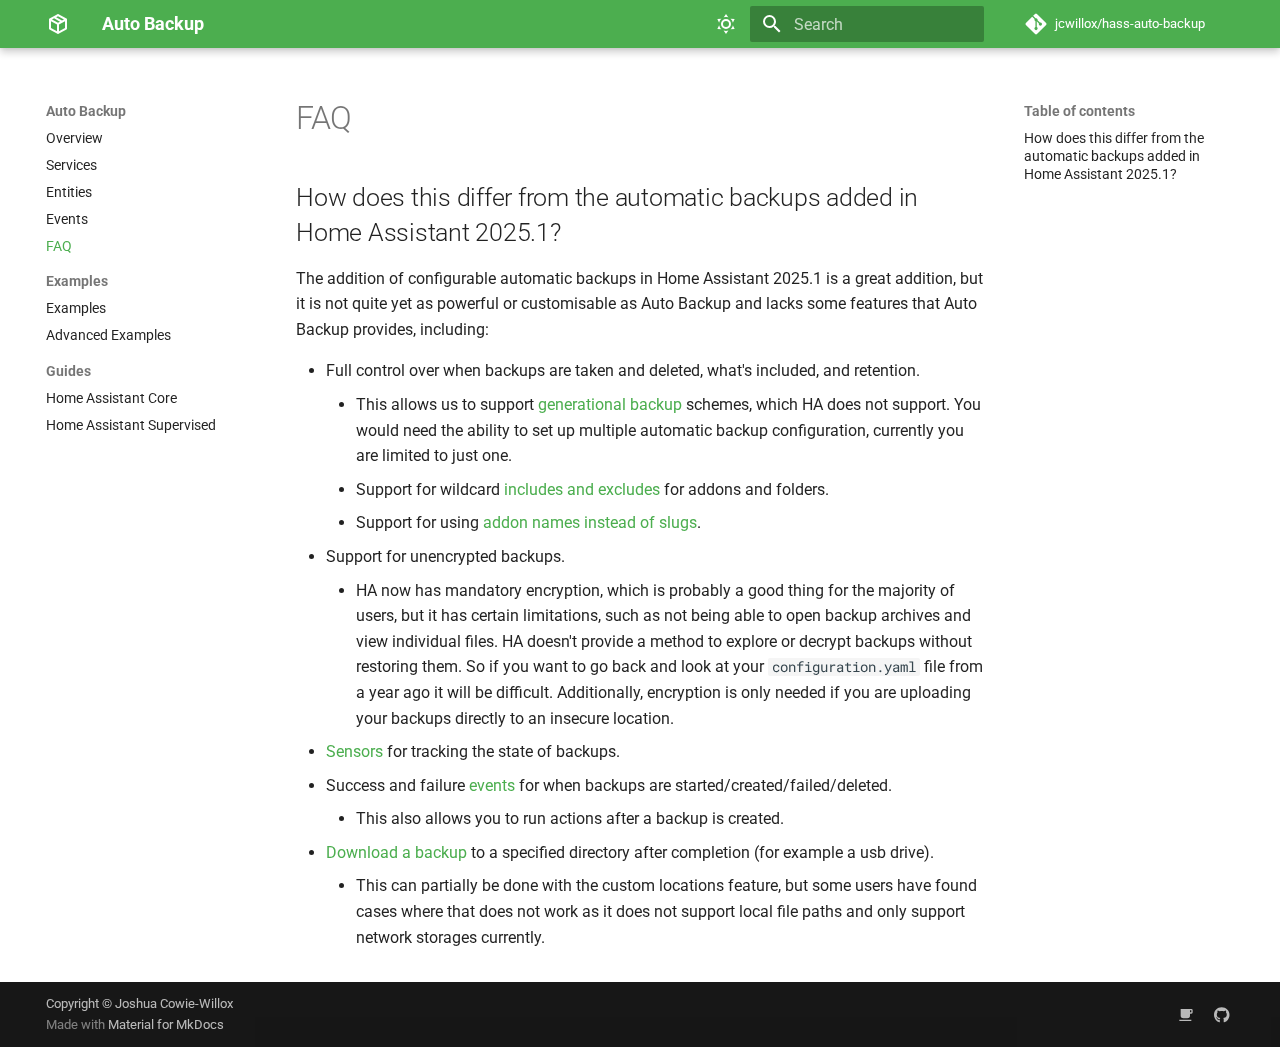
<file: faq/index.html>
<!doctype html>
<html lang="en" class="no-js">
  <head>
    
      <meta charset="utf-8">
      <meta name="viewport" content="width=device-width,initial-scale=1">
      
        <meta name="description" content="🗃️ Improved Backup Service for Home Assistant that can Automatically Remove Backups and Supports Generational Backup Schemes.">
      
      
        <meta name="author" content="Joshua Cowie-Willox">
      
      
        <link rel="canonical" href="https://jcwillox.github.io/hass-auto-backup/faq/">
      
      
        <link rel="prev" href="../events/">
      
      
        <link rel="next" href="../examples/">
      
      
      <link rel="icon" href="../assets/logo.png">
      <meta name="generator" content="mkdocs-1.6.1, mkdocs-material-9.5.49">
    
    
      
        <title>FAQ - Auto Backup</title>
      
    
    
      <link rel="stylesheet" href="../assets/stylesheets/main.6f8fc17f.min.css">
      
        
        <link rel="stylesheet" href="../assets/stylesheets/palette.06af60db.min.css">
      
      


    
    
      
    
    
      
        
        
        <link rel="preconnect" href="https://fonts.gstatic.com" crossorigin>
        <link rel="stylesheet" href="https://fonts.googleapis.com/css?family=Roboto:300,300i,400,400i,700,700i%7CRoboto+Mono:400,400i,700,700i&display=fallback">
        <style>:root{--md-text-font:"Roboto";--md-code-font:"Roboto Mono"}</style>
      
    
    
      <link rel="stylesheet" href="../assets/extra.css">
    
    <script>__md_scope=new URL("..",location),__md_hash=e=>[...e].reduce(((e,_)=>(e<<5)-e+_.charCodeAt(0)),0),__md_get=(e,_=localStorage,t=__md_scope)=>JSON.parse(_.getItem(t.pathname+"."+e)),__md_set=(e,_,t=localStorage,a=__md_scope)=>{try{t.setItem(a.pathname+"."+e,JSON.stringify(_))}catch(e){}}</script>
    
      

    
    
    
  </head>
  
  
    
    
      
    
    
    
    
    <body dir="ltr" data-md-color-scheme="default" data-md-color-primary="green" data-md-color-accent="light-blue">
  
    
    <input class="md-toggle" data-md-toggle="drawer" type="checkbox" id="__drawer" autocomplete="off">
    <input class="md-toggle" data-md-toggle="search" type="checkbox" id="__search" autocomplete="off">
    <label class="md-overlay" for="__drawer"></label>
    <div data-md-component="skip">
      
        
        <a href="#faq" class="md-skip">
          Skip to content
        </a>
      
    </div>
    <div data-md-component="announce">
      
    </div>
    
    
      

  

<header class="md-header md-header--shadow" data-md-component="header">
  <nav class="md-header__inner md-grid" aria-label="Header">
    <a href=".." title="Auto Backup" class="md-header__button md-logo" aria-label="Auto Backup" data-md-component="logo">
      
  
  <svg xmlns="http://www.w3.org/2000/svg" viewBox="0 0 24 24"><path d="M21 16.5c0 .38-.21.71-.53.88l-7.9 4.44c-.16.12-.36.18-.57.18s-.41-.06-.57-.18l-7.9-4.44A.99.99 0 0 1 3 16.5v-9c0-.38.21-.71.53-.88l7.9-4.44c.16-.12.36-.18.57-.18s.41.06.57.18l7.9 4.44c.32.17.53.5.53.88zM12 4.15l-1.89 1.07L16 8.61l1.96-1.11zM6.04 7.5 12 10.85l1.96-1.1-5.88-3.4zM5 15.91l6 3.38v-6.71L5 9.21zm14 0v-6.7l-6 3.37v6.71z"/></svg>

    </a>
    <label class="md-header__button md-icon" for="__drawer">
      
      <svg xmlns="http://www.w3.org/2000/svg" viewBox="0 0 24 24"><path d="M3 6h18v2H3zm0 5h18v2H3zm0 5h18v2H3z"/></svg>
    </label>
    <div class="md-header__title" data-md-component="header-title">
      <div class="md-header__ellipsis">
        <div class="md-header__topic">
          <span class="md-ellipsis">
            Auto Backup
          </span>
        </div>
        <div class="md-header__topic" data-md-component="header-topic">
          <span class="md-ellipsis">
            
              FAQ
            
          </span>
        </div>
      </div>
    </div>
    
      
        <form class="md-header__option" data-md-component="palette">
  
    
    
    
    <input class="md-option" data-md-color-media="(prefers-color-scheme: light)" data-md-color-scheme="default" data-md-color-primary="green" data-md-color-accent="light-blue"  aria-label="Switch to dark theme"  type="radio" name="__palette" id="__palette_0">
    
      <label class="md-header__button md-icon" title="Switch to dark theme" for="__palette_1" hidden>
        <svg xmlns="http://www.w3.org/2000/svg" viewBox="0 0 24 24"><path d="M12 7a5 5 0 0 1 5 5 5 5 0 0 1-5 5 5 5 0 0 1-5-5 5 5 0 0 1 5-5m0 2a3 3 0 0 0-3 3 3 3 0 0 0 3 3 3 3 0 0 0 3-3 3 3 0 0 0-3-3m0-7 2.39 3.42C13.65 5.15 12.84 5 12 5s-1.65.15-2.39.42zM3.34 7l4.16-.35A7.2 7.2 0 0 0 5.94 8.5c-.44.74-.69 1.5-.83 2.29zm.02 10 1.76-3.77a7.131 7.131 0 0 0 2.38 4.14zM20.65 7l-1.77 3.79a7.02 7.02 0 0 0-2.38-4.15zm-.01 10-4.14.36c.59-.51 1.12-1.14 1.54-1.86.42-.73.69-1.5.83-2.29zM12 22l-2.41-3.44c.74.27 1.55.44 2.41.44.82 0 1.63-.17 2.37-.44z"/></svg>
      </label>
    
  
    
    
    
    <input class="md-option" data-md-color-media="(prefers-color-scheme: dark)" data-md-color-scheme="slate" data-md-color-primary="green" data-md-color-accent="light-blue"  aria-label="Switch to light theme"  type="radio" name="__palette" id="__palette_1">
    
      <label class="md-header__button md-icon" title="Switch to light theme" for="__palette_0" hidden>
        <svg xmlns="http://www.w3.org/2000/svg" viewBox="0 0 24 24"><path d="m17.75 4.09-2.53 1.94.91 3.06-2.63-1.81-2.63 1.81.91-3.06-2.53-1.94L12.44 4l1.06-3 1.06 3zm3.5 6.91-1.64 1.25.59 1.98-1.7-1.17-1.7 1.17.59-1.98L15.75 11l2.06-.05L18.5 9l.69 1.95zm-2.28 4.95c.83-.08 1.72 1.1 1.19 1.85-.32.45-.66.87-1.08 1.27C15.17 23 8.84 23 4.94 19.07c-3.91-3.9-3.91-10.24 0-14.14.4-.4.82-.76 1.27-1.08.75-.53 1.93.36 1.85 1.19-.27 2.86.69 5.83 2.89 8.02a9.96 9.96 0 0 0 8.02 2.89m-1.64 2.02a12.08 12.08 0 0 1-7.8-3.47c-2.17-2.19-3.33-5-3.49-7.82-2.81 3.14-2.7 7.96.31 10.98 3.02 3.01 7.84 3.12 10.98.31"/></svg>
      </label>
    
  
</form>
      
    
    
      <script>var palette=__md_get("__palette");if(palette&&palette.color){if("(prefers-color-scheme)"===palette.color.media){var media=matchMedia("(prefers-color-scheme: light)"),input=document.querySelector(media.matches?"[data-md-color-media='(prefers-color-scheme: light)']":"[data-md-color-media='(prefers-color-scheme: dark)']");palette.color.media=input.getAttribute("data-md-color-media"),palette.color.scheme=input.getAttribute("data-md-color-scheme"),palette.color.primary=input.getAttribute("data-md-color-primary"),palette.color.accent=input.getAttribute("data-md-color-accent")}for(var[key,value]of Object.entries(palette.color))document.body.setAttribute("data-md-color-"+key,value)}</script>
    
    
    
      <label class="md-header__button md-icon" for="__search">
        
        <svg xmlns="http://www.w3.org/2000/svg" viewBox="0 0 24 24"><path d="M9.5 3A6.5 6.5 0 0 1 16 9.5c0 1.61-.59 3.09-1.56 4.23l.27.27h.79l5 5-1.5 1.5-5-5v-.79l-.27-.27A6.52 6.52 0 0 1 9.5 16 6.5 6.5 0 0 1 3 9.5 6.5 6.5 0 0 1 9.5 3m0 2C7 5 5 7 5 9.5S7 14 9.5 14 14 12 14 9.5 12 5 9.5 5"/></svg>
      </label>
      <div class="md-search" data-md-component="search" role="dialog">
  <label class="md-search__overlay" for="__search"></label>
  <div class="md-search__inner" role="search">
    <form class="md-search__form" name="search">
      <input type="text" class="md-search__input" name="query" aria-label="Search" placeholder="Search" autocapitalize="off" autocorrect="off" autocomplete="off" spellcheck="false" data-md-component="search-query" required>
      <label class="md-search__icon md-icon" for="__search">
        
        <svg xmlns="http://www.w3.org/2000/svg" viewBox="0 0 24 24"><path d="M9.5 3A6.5 6.5 0 0 1 16 9.5c0 1.61-.59 3.09-1.56 4.23l.27.27h.79l5 5-1.5 1.5-5-5v-.79l-.27-.27A6.52 6.52 0 0 1 9.5 16 6.5 6.5 0 0 1 3 9.5 6.5 6.5 0 0 1 9.5 3m0 2C7 5 5 7 5 9.5S7 14 9.5 14 14 12 14 9.5 12 5 9.5 5"/></svg>
        
        <svg xmlns="http://www.w3.org/2000/svg" viewBox="0 0 24 24"><path d="M20 11v2H8l5.5 5.5-1.42 1.42L4.16 12l7.92-7.92L13.5 5.5 8 11z"/></svg>
      </label>
      <nav class="md-search__options" aria-label="Search">
        
        <button type="reset" class="md-search__icon md-icon" title="Clear" aria-label="Clear" tabindex="-1">
          
          <svg xmlns="http://www.w3.org/2000/svg" viewBox="0 0 24 24"><path d="M19 6.41 17.59 5 12 10.59 6.41 5 5 6.41 10.59 12 5 17.59 6.41 19 12 13.41 17.59 19 19 17.59 13.41 12z"/></svg>
        </button>
      </nav>
      
    </form>
    <div class="md-search__output">
      <div class="md-search__scrollwrap" tabindex="0" data-md-scrollfix>
        <div class="md-search-result" data-md-component="search-result">
          <div class="md-search-result__meta">
            Initializing search
          </div>
          <ol class="md-search-result__list" role="presentation"></ol>
        </div>
      </div>
    </div>
  </div>
</div>
    
    
      <div class="md-header__source">
        <a href="https://github.com/jcwillox/hass-auto-backup" title="Go to repository" class="md-source" data-md-component="source">
  <div class="md-source__icon md-icon">
    
    <svg xmlns="http://www.w3.org/2000/svg" viewBox="0 0 448 512"><!--! Font Awesome Free 6.7.1 by @fontawesome - https://fontawesome.com License - https://fontawesome.com/license/free (Icons: CC BY 4.0, Fonts: SIL OFL 1.1, Code: MIT License) Copyright 2024 Fonticons, Inc.--><path d="M439.55 236.05 244 40.45a28.87 28.87 0 0 0-40.81 0l-40.66 40.63 51.52 51.52c27.06-9.14 52.68 16.77 43.39 43.68l49.66 49.66c34.23-11.8 61.18 31 35.47 56.69-26.49 26.49-70.21-2.87-56-37.34L240.22 199v121.85c25.3 12.54 22.26 41.85 9.08 55a34.34 34.34 0 0 1-48.55 0c-17.57-17.6-11.07-46.91 11.25-56v-123c-20.8-8.51-24.6-30.74-18.64-45L142.57 101 8.45 235.14a28.86 28.86 0 0 0 0 40.81l195.61 195.6a28.86 28.86 0 0 0 40.8 0l194.69-194.69a28.86 28.86 0 0 0 0-40.81"/></svg>
  </div>
  <div class="md-source__repository">
    jcwillox/hass-auto-backup
  </div>
</a>
      </div>
    
  </nav>
  
</header>
    
    <div class="md-container" data-md-component="container">
      
      
        
          
        
      
      <main class="md-main" data-md-component="main">
        <div class="md-main__inner md-grid">
          
            
              
              <div class="md-sidebar md-sidebar--primary" data-md-component="sidebar" data-md-type="navigation" >
                <div class="md-sidebar__scrollwrap">
                  <div class="md-sidebar__inner">
                    



<nav class="md-nav md-nav--primary" aria-label="Navigation" data-md-level="0">
  <label class="md-nav__title" for="__drawer">
    <a href=".." title="Auto Backup" class="md-nav__button md-logo" aria-label="Auto Backup" data-md-component="logo">
      
  
  <svg xmlns="http://www.w3.org/2000/svg" viewBox="0 0 24 24"><path d="M21 16.5c0 .38-.21.71-.53.88l-7.9 4.44c-.16.12-.36.18-.57.18s-.41-.06-.57-.18l-7.9-4.44A.99.99 0 0 1 3 16.5v-9c0-.38.21-.71.53-.88l7.9-4.44c.16-.12.36-.18.57-.18s.41.06.57.18l7.9 4.44c.32.17.53.5.53.88zM12 4.15l-1.89 1.07L16 8.61l1.96-1.11zM6.04 7.5 12 10.85l1.96-1.1-5.88-3.4zM5 15.91l6 3.38v-6.71L5 9.21zm14 0v-6.7l-6 3.37v6.71z"/></svg>

    </a>
    Auto Backup
  </label>
  
    <div class="md-nav__source">
      <a href="https://github.com/jcwillox/hass-auto-backup" title="Go to repository" class="md-source" data-md-component="source">
  <div class="md-source__icon md-icon">
    
    <svg xmlns="http://www.w3.org/2000/svg" viewBox="0 0 448 512"><!--! Font Awesome Free 6.7.1 by @fontawesome - https://fontawesome.com License - https://fontawesome.com/license/free (Icons: CC BY 4.0, Fonts: SIL OFL 1.1, Code: MIT License) Copyright 2024 Fonticons, Inc.--><path d="M439.55 236.05 244 40.45a28.87 28.87 0 0 0-40.81 0l-40.66 40.63 51.52 51.52c27.06-9.14 52.68 16.77 43.39 43.68l49.66 49.66c34.23-11.8 61.18 31 35.47 56.69-26.49 26.49-70.21-2.87-56-37.34L240.22 199v121.85c25.3 12.54 22.26 41.85 9.08 55a34.34 34.34 0 0 1-48.55 0c-17.57-17.6-11.07-46.91 11.25-56v-123c-20.8-8.51-24.6-30.74-18.64-45L142.57 101 8.45 235.14a28.86 28.86 0 0 0 0 40.81l195.61 195.6a28.86 28.86 0 0 0 40.8 0l194.69-194.69a28.86 28.86 0 0 0 0-40.81"/></svg>
  </div>
  <div class="md-source__repository">
    jcwillox/hass-auto-backup
  </div>
</a>
    </div>
  
  <ul class="md-nav__list" data-md-scrollfix>
    
      
      
  
  
  
  
    <li class="md-nav__item">
      <a href=".." class="md-nav__link">
        
  
  <span class="md-ellipsis">
    Overview
  </span>
  

      </a>
    </li>
  

    
      
      
  
  
  
  
    <li class="md-nav__item">
      <a href="../services/" class="md-nav__link">
        
  
  <span class="md-ellipsis">
    Services
  </span>
  

      </a>
    </li>
  

    
      
      
  
  
  
  
    <li class="md-nav__item">
      <a href="../sensors/" class="md-nav__link">
        
  
  <span class="md-ellipsis">
    Entities
  </span>
  

      </a>
    </li>
  

    
      
      
  
  
  
  
    <li class="md-nav__item">
      <a href="../events/" class="md-nav__link">
        
  
  <span class="md-ellipsis">
    Events
  </span>
  

      </a>
    </li>
  

    
      
      
  
  
    
  
  
  
    <li class="md-nav__item md-nav__item--active">
      
      <input class="md-nav__toggle md-toggle" type="checkbox" id="__toc">
      
      
        
      
      
        <label class="md-nav__link md-nav__link--active" for="__toc">
          
  
  <span class="md-ellipsis">
    FAQ
  </span>
  

          <span class="md-nav__icon md-icon"></span>
        </label>
      
      <a href="./" class="md-nav__link md-nav__link--active">
        
  
  <span class="md-ellipsis">
    FAQ
  </span>
  

      </a>
      
        

<nav class="md-nav md-nav--secondary" aria-label="Table of contents">
  
  
  
    
  
  
    <label class="md-nav__title" for="__toc">
      <span class="md-nav__icon md-icon"></span>
      Table of contents
    </label>
    <ul class="md-nav__list" data-md-component="toc" data-md-scrollfix>
      
        <li class="md-nav__item">
  <a href="#how-does-this-differ-from-the-automatic-backups-added-in-home-assistant-20251" class="md-nav__link">
    <span class="md-ellipsis">
      How does this differ from the automatic backups added in Home Assistant 2025.1?
    </span>
  </a>
  
</li>
      
    </ul>
  
</nav>
      
    </li>
  

    
      
      
  
  
  
  
    
    
    
      
        
        
      
    
    
    <li class="md-nav__item md-nav__item--section md-nav__item--nested">
      
        
        
          
        
        <input class="md-nav__toggle md-toggle md-toggle--indeterminate" type="checkbox" id="__nav_6" >
        
          
          <label class="md-nav__link" for="__nav_6" id="__nav_6_label" tabindex="">
            
  
  <span class="md-ellipsis">
    Examples
  </span>
  

            <span class="md-nav__icon md-icon"></span>
          </label>
        
        <nav class="md-nav" data-md-level="1" aria-labelledby="__nav_6_label" aria-expanded="false">
          <label class="md-nav__title" for="__nav_6">
            <span class="md-nav__icon md-icon"></span>
            Examples
          </label>
          <ul class="md-nav__list" data-md-scrollfix>
            
              
                
  
  
  
  
    <li class="md-nav__item">
      <a href="../examples/" class="md-nav__link">
        
  
  <span class="md-ellipsis">
    Examples
  </span>
  

      </a>
    </li>
  

              
            
              
                
  
  
  
  
    <li class="md-nav__item">
      <a href="../advanced-examples/" class="md-nav__link">
        
  
  <span class="md-ellipsis">
    Advanced Examples
  </span>
  

      </a>
    </li>
  

              
            
          </ul>
        </nav>
      
    </li>
  

    
      
      
  
  
  
  
    
    
    
      
        
        
      
    
    
    <li class="md-nav__item md-nav__item--section md-nav__item--nested">
      
        
        
          
        
        <input class="md-nav__toggle md-toggle md-toggle--indeterminate" type="checkbox" id="__nav_7" >
        
          
          <label class="md-nav__link" for="__nav_7" id="__nav_7_label" tabindex="">
            
  
  <span class="md-ellipsis">
    Guides
  </span>
  

            <span class="md-nav__icon md-icon"></span>
          </label>
        
        <nav class="md-nav" data-md-level="1" aria-labelledby="__nav_7_label" aria-expanded="false">
          <label class="md-nav__title" for="__nav_7">
            <span class="md-nav__icon md-icon"></span>
            Guides
          </label>
          <ul class="md-nav__list" data-md-scrollfix>
            
              
                
  
  
  
  
    <li class="md-nav__item">
      <a href="../home-assistant-core/" class="md-nav__link">
        
  
  <span class="md-ellipsis">
    Home Assistant Core
  </span>
  

      </a>
    </li>
  

              
            
              
                
  
  
  
  
    <li class="md-nav__item">
      <a href="../home-assistant-supervised/" class="md-nav__link">
        
  
  <span class="md-ellipsis">
    Home Assistant Supervised
  </span>
  

      </a>
    </li>
  

              
            
          </ul>
        </nav>
      
    </li>
  

    
  </ul>
</nav>
                  </div>
                </div>
              </div>
            
            
              
              <div class="md-sidebar md-sidebar--secondary" data-md-component="sidebar" data-md-type="toc" >
                <div class="md-sidebar__scrollwrap">
                  <div class="md-sidebar__inner">
                    

<nav class="md-nav md-nav--secondary" aria-label="Table of contents">
  
  
  
    
  
  
    <label class="md-nav__title" for="__toc">
      <span class="md-nav__icon md-icon"></span>
      Table of contents
    </label>
    <ul class="md-nav__list" data-md-component="toc" data-md-scrollfix>
      
        <li class="md-nav__item">
  <a href="#how-does-this-differ-from-the-automatic-backups-added-in-home-assistant-20251" class="md-nav__link">
    <span class="md-ellipsis">
      How does this differ from the automatic backups added in Home Assistant 2025.1?
    </span>
  </a>
  
</li>
      
    </ul>
  
</nav>
                  </div>
                </div>
              </div>
            
          
          
            <div class="md-content" data-md-component="content">
              <article class="md-content__inner md-typeset">
                
                  

  
  


<h1 id="faq">FAQ<a class="headerlink" href="#faq" title="Permanent link">#</a></h1>
<h2 id="how-does-this-differ-from-the-automatic-backups-added-in-home-assistant-20251">How does this differ from the automatic backups added in Home Assistant 2025.1?<a class="headerlink" href="#how-does-this-differ-from-the-automatic-backups-added-in-home-assistant-20251" title="Permanent link">#</a></h2>
<p>The addition of configurable automatic backups in Home Assistant 2025.1 is a great addition, but it is not quite yet as powerful or customisable as Auto Backup and lacks some features that Auto Backup provides, including:</p>
<ul>
<li>Full control over when backups are taken and deleted, what's included, and retention.<ul>
<li>This allows us to support <a href="../advanced-examples/#generational-backups">generational backup</a> schemes, which HA does not support. You would need the ability to set up multiple automatic backup configuration, currently you are limited to just one.</li>
<li>Support for wildcard <a href="../services/">includes and excludes</a> for addons and folders.</li>
<li>Support for using <a href="../services/#addon-and-folder-names">addon names instead of slugs</a>.</li>
</ul>
</li>
<li>Support for unencrypted backups.<ul>
<li>HA now has mandatory encryption, which is probably a good thing for the majority of users, but it has certain limitations, such as not being able to open backup archives and view individual files. HA doesn't provide a method to explore or decrypt backups without restoring them. So if you want to go back and look at your <code>configuration.yaml</code> file from a year ago it will be difficult. Additionally, encryption is only needed if you are uploading your backups directly to an insecure location.</li>
</ul>
</li>
<li><a href="../sensors/">Sensors</a> for tracking the state of backups.</li>
<li>Success and failure <a href="../events/">events</a> for when backups are started/created/failed/deleted.<ul>
<li>This also allows you to run actions after a backup is created.</li>
</ul>
</li>
<li><a href="../services/#download-path">Download a backup</a> to a specified directory after completion (for example a usb drive).<ul>
<li>This can partially be done with the custom locations feature, but some users have found cases where that does not work as it does not support local file paths and only support network storages currently.</li>
</ul>
</li>
</ul>












                
              </article>
            </div>
          
          
  <script>var tabs=__md_get("__tabs");if(Array.isArray(tabs))e:for(var set of document.querySelectorAll(".tabbed-set")){var labels=set.querySelector(".tabbed-labels");for(var tab of tabs)for(var label of labels.getElementsByTagName("label"))if(label.innerText.trim()===tab){var input=document.getElementById(label.htmlFor);input.checked=!0;continue e}}</script>

<script>var target=document.getElementById(location.hash.slice(1));target&&target.name&&(target.checked=target.name.startsWith("__tabbed_"))</script>
        </div>
        
          <button type="button" class="md-top md-icon" data-md-component="top" hidden>
  
  <svg xmlns="http://www.w3.org/2000/svg" viewBox="0 0 24 24"><path d="M13 20h-2V8l-5.5 5.5-1.42-1.42L12 4.16l7.92 7.92-1.42 1.42L13 8z"/></svg>
  Back to top
</button>
        
      </main>
      
        <footer class="md-footer">
  
  <div class="md-footer-meta md-typeset">
    <div class="md-footer-meta__inner md-grid">
      <div class="md-copyright">
  
    <div class="md-copyright__highlight">
      Copyright &copy; Joshua Cowie-Willox
    </div>
  
  
    Made with
    <a href="https://squidfunk.github.io/mkdocs-material/" target="_blank" rel="noopener">
      Material for MkDocs
    </a>
  
</div>
      
        <div class="md-social">
  
    
    
    
    
      
      
    
    <a href="https://ko-fi.com/jcwillox" target="_blank" rel="noopener" title="ko-fi.com" class="md-social__link">
      <svg xmlns="http://www.w3.org/2000/svg" viewBox="0 0 24 24"><path d="M2 21h18v-2H2M20 8h-2V5h2m0-2H4v10a4 4 0 0 0 4 4h6a4 4 0 0 0 4-4v-3h2a2 2 0 0 0 2-2V5a2 2 0 0 0-2-2"/></svg>
    </a>
  
    
    
    
    
      
      
    
    <a href="https://github.com/jcwillox" target="_blank" rel="noopener" title="github.com" class="md-social__link">
      <svg xmlns="http://www.w3.org/2000/svg" viewBox="0 0 496 512"><!--! Font Awesome Free 6.7.1 by @fontawesome - https://fontawesome.com License - https://fontawesome.com/license/free (Icons: CC BY 4.0, Fonts: SIL OFL 1.1, Code: MIT License) Copyright 2024 Fonticons, Inc.--><path d="M165.9 397.4c0 2-2.3 3.6-5.2 3.6-3.3.3-5.6-1.3-5.6-3.6 0-2 2.3-3.6 5.2-3.6 3-.3 5.6 1.3 5.6 3.6m-31.1-4.5c-.7 2 1.3 4.3 4.3 4.9 2.6 1 5.6 0 6.2-2s-1.3-4.3-4.3-5.2c-2.6-.7-5.5.3-6.2 2.3m44.2-1.7c-2.9.7-4.9 2.6-4.6 4.9.3 2 2.9 3.3 5.9 2.6 2.9-.7 4.9-2.6 4.6-4.6-.3-1.9-3-3.2-5.9-2.9M244.8 8C106.1 8 0 113.3 0 252c0 110.9 69.8 205.8 169.5 239.2 12.8 2.3 17.3-5.6 17.3-12.1 0-6.2-.3-40.4-.3-61.4 0 0-70 15-84.7-29.8 0 0-11.4-29.1-27.8-36.6 0 0-22.9-15.7 1.6-15.4 0 0 24.9 2 38.6 25.8 21.9 38.6 58.6 27.5 72.9 20.9 2.3-16 8.8-27.1 16-33.7-55.9-6.2-112.3-14.3-112.3-110.5 0-27.5 7.6-41.3 23.6-58.9-2.6-6.5-11.1-33.3 2.6-67.9 20.9-6.5 69 27 69 27 20-5.6 41.5-8.5 62.8-8.5s42.8 2.9 62.8 8.5c0 0 48.1-33.6 69-27 13.7 34.7 5.2 61.4 2.6 67.9 16 17.7 25.8 31.5 25.8 58.9 0 96.5-58.9 104.2-114.8 110.5 9.2 7.9 17 22.9 17 46.4 0 33.7-.3 75.4-.3 83.6 0 6.5 4.6 14.4 17.3 12.1C428.2 457.8 496 362.9 496 252 496 113.3 383.5 8 244.8 8M97.2 352.9c-1.3 1-1 3.3.7 5.2 1.6 1.6 3.9 2.3 5.2 1 1.3-1 1-3.3-.7-5.2-1.6-1.6-3.9-2.3-5.2-1m-10.8-8.1c-.7 1.3.3 2.9 2.3 3.9 1.6 1 3.6.7 4.3-.7.7-1.3-.3-2.9-2.3-3.9-2-.6-3.6-.3-4.3.7m32.4 35.6c-1.6 1.3-1 4.3 1.3 6.2 2.3 2.3 5.2 2.6 6.5 1 1.3-1.3.7-4.3-1.3-6.2-2.2-2.3-5.2-2.6-6.5-1m-11.4-14.7c-1.6 1-1.6 3.6 0 5.9s4.3 3.3 5.6 2.3c1.6-1.3 1.6-3.9 0-6.2-1.4-2.3-4-3.3-5.6-2"/></svg>
    </a>
  
</div>
      
    </div>
  </div>
</footer>
      
    </div>
    <div class="md-dialog" data-md-component="dialog">
      <div class="md-dialog__inner md-typeset"></div>
    </div>
    
    
    <script id="__config" type="application/json">{"base": "..", "features": ["navigation.instant", "navigation.expand", "navigation.top", "content.tabs.link", "navigation.sections", "content.code.annotate"], "search": "../assets/javascripts/workers/search.6ce7567c.min.js", "translations": {"clipboard.copied": "Copied to clipboard", "clipboard.copy": "Copy to clipboard", "search.result.more.one": "1 more on this page", "search.result.more.other": "# more on this page", "search.result.none": "No matching documents", "search.result.one": "1 matching document", "search.result.other": "# matching documents", "search.result.placeholder": "Type to start searching", "search.result.term.missing": "Missing", "select.version": "Select version"}}</script>
    
    
      <script src="../assets/javascripts/bundle.88dd0f4e.min.js"></script>
      
        <script src="../assets/extra.js"></script>
      
    
  </body>
</html>
</file>
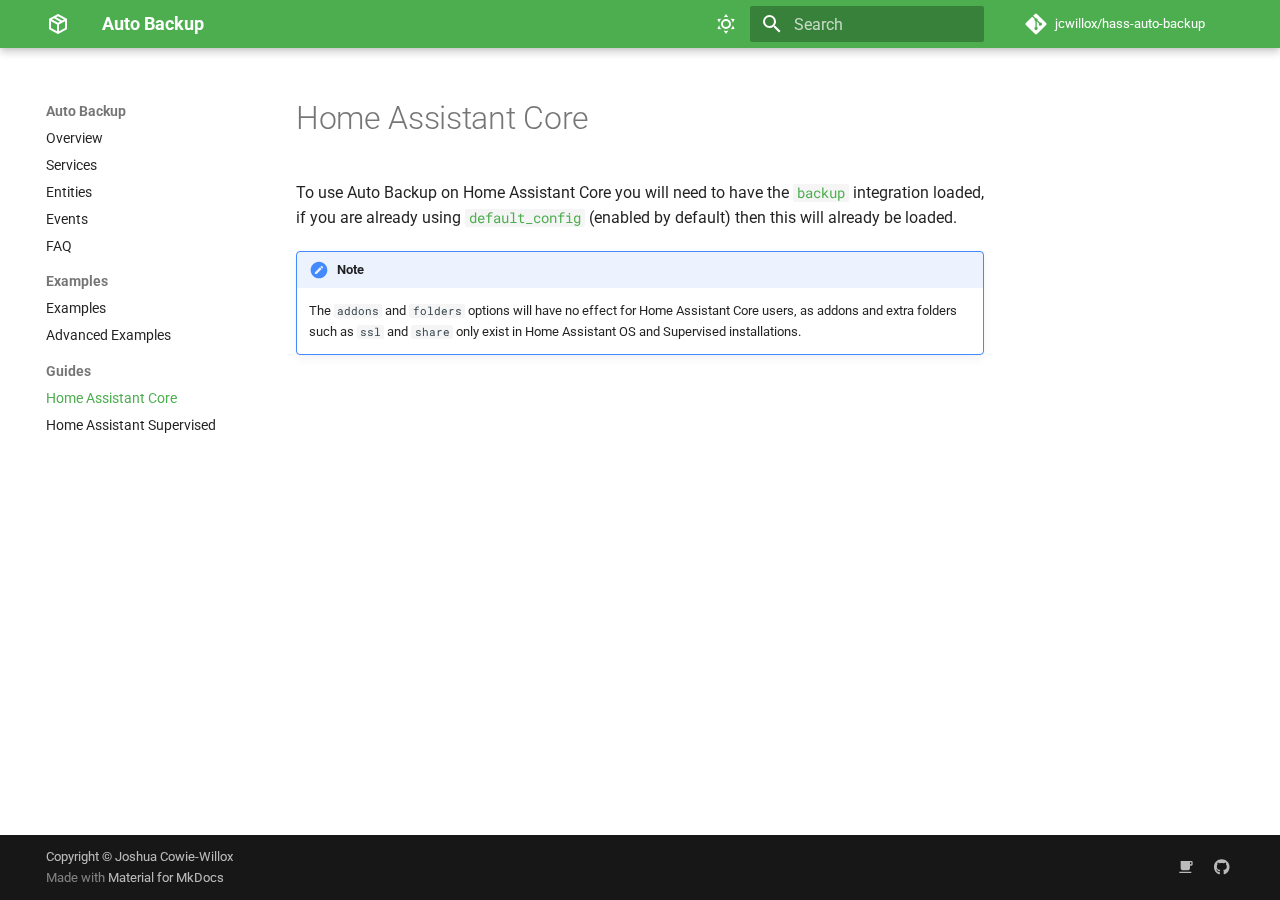
<file: home-assistant-core/index.html>
<!doctype html>
<html lang="en" class="no-js">
  <head>
    
      <meta charset="utf-8">
      <meta name="viewport" content="width=device-width,initial-scale=1">
      
        <meta name="description" content="🗃️ Improved Backup Service for Home Assistant that can Automatically Remove Backups and Supports Generational Backup Schemes.">
      
      
        <meta name="author" content="Joshua Cowie-Willox">
      
      
        <link rel="canonical" href="https://jcwillox.github.io/hass-auto-backup/home-assistant-core/">
      
      
        <link rel="prev" href="../advanced-examples/">
      
      
        <link rel="next" href="../home-assistant-supervised/">
      
      
      <link rel="icon" href="../assets/logo.png">
      <meta name="generator" content="mkdocs-1.6.1, mkdocs-material-9.5.49">
    
    
      
        <title>Home Assistant Core - Auto Backup</title>
      
    
    
      <link rel="stylesheet" href="../assets/stylesheets/main.6f8fc17f.min.css">
      
        
        <link rel="stylesheet" href="../assets/stylesheets/palette.06af60db.min.css">
      
      


    
    
      
    
    
      
        
        
        <link rel="preconnect" href="https://fonts.gstatic.com" crossorigin>
        <link rel="stylesheet" href="https://fonts.googleapis.com/css?family=Roboto:300,300i,400,400i,700,700i%7CRoboto+Mono:400,400i,700,700i&display=fallback">
        <style>:root{--md-text-font:"Roboto";--md-code-font:"Roboto Mono"}</style>
      
    
    
      <link rel="stylesheet" href="../assets/extra.css">
    
    <script>__md_scope=new URL("..",location),__md_hash=e=>[...e].reduce(((e,_)=>(e<<5)-e+_.charCodeAt(0)),0),__md_get=(e,_=localStorage,t=__md_scope)=>JSON.parse(_.getItem(t.pathname+"."+e)),__md_set=(e,_,t=localStorage,a=__md_scope)=>{try{t.setItem(a.pathname+"."+e,JSON.stringify(_))}catch(e){}}</script>
    
      

    
    
    
  </head>
  
  
    
    
      
    
    
    
    
    <body dir="ltr" data-md-color-scheme="default" data-md-color-primary="green" data-md-color-accent="light-blue">
  
    
    <input class="md-toggle" data-md-toggle="drawer" type="checkbox" id="__drawer" autocomplete="off">
    <input class="md-toggle" data-md-toggle="search" type="checkbox" id="__search" autocomplete="off">
    <label class="md-overlay" for="__drawer"></label>
    <div data-md-component="skip">
      
        
        <a href="#home-assistant-core" class="md-skip">
          Skip to content
        </a>
      
    </div>
    <div data-md-component="announce">
      
    </div>
    
    
      

  

<header class="md-header md-header--shadow" data-md-component="header">
  <nav class="md-header__inner md-grid" aria-label="Header">
    <a href=".." title="Auto Backup" class="md-header__button md-logo" aria-label="Auto Backup" data-md-component="logo">
      
  
  <svg xmlns="http://www.w3.org/2000/svg" viewBox="0 0 24 24"><path d="M21 16.5c0 .38-.21.71-.53.88l-7.9 4.44c-.16.12-.36.18-.57.18s-.41-.06-.57-.18l-7.9-4.44A.99.99 0 0 1 3 16.5v-9c0-.38.21-.71.53-.88l7.9-4.44c.16-.12.36-.18.57-.18s.41.06.57.18l7.9 4.44c.32.17.53.5.53.88zM12 4.15l-1.89 1.07L16 8.61l1.96-1.11zM6.04 7.5 12 10.85l1.96-1.1-5.88-3.4zM5 15.91l6 3.38v-6.71L5 9.21zm14 0v-6.7l-6 3.37v6.71z"/></svg>

    </a>
    <label class="md-header__button md-icon" for="__drawer">
      
      <svg xmlns="http://www.w3.org/2000/svg" viewBox="0 0 24 24"><path d="M3 6h18v2H3zm0 5h18v2H3zm0 5h18v2H3z"/></svg>
    </label>
    <div class="md-header__title" data-md-component="header-title">
      <div class="md-header__ellipsis">
        <div class="md-header__topic">
          <span class="md-ellipsis">
            Auto Backup
          </span>
        </div>
        <div class="md-header__topic" data-md-component="header-topic">
          <span class="md-ellipsis">
            
              Home Assistant Core
            
          </span>
        </div>
      </div>
    </div>
    
      
        <form class="md-header__option" data-md-component="palette">
  
    
    
    
    <input class="md-option" data-md-color-media="(prefers-color-scheme: light)" data-md-color-scheme="default" data-md-color-primary="green" data-md-color-accent="light-blue"  aria-label="Switch to dark theme"  type="radio" name="__palette" id="__palette_0">
    
      <label class="md-header__button md-icon" title="Switch to dark theme" for="__palette_1" hidden>
        <svg xmlns="http://www.w3.org/2000/svg" viewBox="0 0 24 24"><path d="M12 7a5 5 0 0 1 5 5 5 5 0 0 1-5 5 5 5 0 0 1-5-5 5 5 0 0 1 5-5m0 2a3 3 0 0 0-3 3 3 3 0 0 0 3 3 3 3 0 0 0 3-3 3 3 0 0 0-3-3m0-7 2.39 3.42C13.65 5.15 12.84 5 12 5s-1.65.15-2.39.42zM3.34 7l4.16-.35A7.2 7.2 0 0 0 5.94 8.5c-.44.74-.69 1.5-.83 2.29zm.02 10 1.76-3.77a7.131 7.131 0 0 0 2.38 4.14zM20.65 7l-1.77 3.79a7.02 7.02 0 0 0-2.38-4.15zm-.01 10-4.14.36c.59-.51 1.12-1.14 1.54-1.86.42-.73.69-1.5.83-2.29zM12 22l-2.41-3.44c.74.27 1.55.44 2.41.44.82 0 1.63-.17 2.37-.44z"/></svg>
      </label>
    
  
    
    
    
    <input class="md-option" data-md-color-media="(prefers-color-scheme: dark)" data-md-color-scheme="slate" data-md-color-primary="green" data-md-color-accent="light-blue"  aria-label="Switch to light theme"  type="radio" name="__palette" id="__palette_1">
    
      <label class="md-header__button md-icon" title="Switch to light theme" for="__palette_0" hidden>
        <svg xmlns="http://www.w3.org/2000/svg" viewBox="0 0 24 24"><path d="m17.75 4.09-2.53 1.94.91 3.06-2.63-1.81-2.63 1.81.91-3.06-2.53-1.94L12.44 4l1.06-3 1.06 3zm3.5 6.91-1.64 1.25.59 1.98-1.7-1.17-1.7 1.17.59-1.98L15.75 11l2.06-.05L18.5 9l.69 1.95zm-2.28 4.95c.83-.08 1.72 1.1 1.19 1.85-.32.45-.66.87-1.08 1.27C15.17 23 8.84 23 4.94 19.07c-3.91-3.9-3.91-10.24 0-14.14.4-.4.82-.76 1.27-1.08.75-.53 1.93.36 1.85 1.19-.27 2.86.69 5.83 2.89 8.02a9.96 9.96 0 0 0 8.02 2.89m-1.64 2.02a12.08 12.08 0 0 1-7.8-3.47c-2.17-2.19-3.33-5-3.49-7.82-2.81 3.14-2.7 7.96.31 10.98 3.02 3.01 7.84 3.12 10.98.31"/></svg>
      </label>
    
  
</form>
      
    
    
      <script>var palette=__md_get("__palette");if(palette&&palette.color){if("(prefers-color-scheme)"===palette.color.media){var media=matchMedia("(prefers-color-scheme: light)"),input=document.querySelector(media.matches?"[data-md-color-media='(prefers-color-scheme: light)']":"[data-md-color-media='(prefers-color-scheme: dark)']");palette.color.media=input.getAttribute("data-md-color-media"),palette.color.scheme=input.getAttribute("data-md-color-scheme"),palette.color.primary=input.getAttribute("data-md-color-primary"),palette.color.accent=input.getAttribute("data-md-color-accent")}for(var[key,value]of Object.entries(palette.color))document.body.setAttribute("data-md-color-"+key,value)}</script>
    
    
    
      <label class="md-header__button md-icon" for="__search">
        
        <svg xmlns="http://www.w3.org/2000/svg" viewBox="0 0 24 24"><path d="M9.5 3A6.5 6.5 0 0 1 16 9.5c0 1.61-.59 3.09-1.56 4.23l.27.27h.79l5 5-1.5 1.5-5-5v-.79l-.27-.27A6.52 6.52 0 0 1 9.5 16 6.5 6.5 0 0 1 3 9.5 6.5 6.5 0 0 1 9.5 3m0 2C7 5 5 7 5 9.5S7 14 9.5 14 14 12 14 9.5 12 5 9.5 5"/></svg>
      </label>
      <div class="md-search" data-md-component="search" role="dialog">
  <label class="md-search__overlay" for="__search"></label>
  <div class="md-search__inner" role="search">
    <form class="md-search__form" name="search">
      <input type="text" class="md-search__input" name="query" aria-label="Search" placeholder="Search" autocapitalize="off" autocorrect="off" autocomplete="off" spellcheck="false" data-md-component="search-query" required>
      <label class="md-search__icon md-icon" for="__search">
        
        <svg xmlns="http://www.w3.org/2000/svg" viewBox="0 0 24 24"><path d="M9.5 3A6.5 6.5 0 0 1 16 9.5c0 1.61-.59 3.09-1.56 4.23l.27.27h.79l5 5-1.5 1.5-5-5v-.79l-.27-.27A6.52 6.52 0 0 1 9.5 16 6.5 6.5 0 0 1 3 9.5 6.5 6.5 0 0 1 9.5 3m0 2C7 5 5 7 5 9.5S7 14 9.5 14 14 12 14 9.5 12 5 9.5 5"/></svg>
        
        <svg xmlns="http://www.w3.org/2000/svg" viewBox="0 0 24 24"><path d="M20 11v2H8l5.5 5.5-1.42 1.42L4.16 12l7.92-7.92L13.5 5.5 8 11z"/></svg>
      </label>
      <nav class="md-search__options" aria-label="Search">
        
        <button type="reset" class="md-search__icon md-icon" title="Clear" aria-label="Clear" tabindex="-1">
          
          <svg xmlns="http://www.w3.org/2000/svg" viewBox="0 0 24 24"><path d="M19 6.41 17.59 5 12 10.59 6.41 5 5 6.41 10.59 12 5 17.59 6.41 19 12 13.41 17.59 19 19 17.59 13.41 12z"/></svg>
        </button>
      </nav>
      
    </form>
    <div class="md-search__output">
      <div class="md-search__scrollwrap" tabindex="0" data-md-scrollfix>
        <div class="md-search-result" data-md-component="search-result">
          <div class="md-search-result__meta">
            Initializing search
          </div>
          <ol class="md-search-result__list" role="presentation"></ol>
        </div>
      </div>
    </div>
  </div>
</div>
    
    
      <div class="md-header__source">
        <a href="https://github.com/jcwillox/hass-auto-backup" title="Go to repository" class="md-source" data-md-component="source">
  <div class="md-source__icon md-icon">
    
    <svg xmlns="http://www.w3.org/2000/svg" viewBox="0 0 448 512"><!--! Font Awesome Free 6.7.1 by @fontawesome - https://fontawesome.com License - https://fontawesome.com/license/free (Icons: CC BY 4.0, Fonts: SIL OFL 1.1, Code: MIT License) Copyright 2024 Fonticons, Inc.--><path d="M439.55 236.05 244 40.45a28.87 28.87 0 0 0-40.81 0l-40.66 40.63 51.52 51.52c27.06-9.14 52.68 16.77 43.39 43.68l49.66 49.66c34.23-11.8 61.18 31 35.47 56.69-26.49 26.49-70.21-2.87-56-37.34L240.22 199v121.85c25.3 12.54 22.26 41.85 9.08 55a34.34 34.34 0 0 1-48.55 0c-17.57-17.6-11.07-46.91 11.25-56v-123c-20.8-8.51-24.6-30.74-18.64-45L142.57 101 8.45 235.14a28.86 28.86 0 0 0 0 40.81l195.61 195.6a28.86 28.86 0 0 0 40.8 0l194.69-194.69a28.86 28.86 0 0 0 0-40.81"/></svg>
  </div>
  <div class="md-source__repository">
    jcwillox/hass-auto-backup
  </div>
</a>
      </div>
    
  </nav>
  
</header>
    
    <div class="md-container" data-md-component="container">
      
      
        
          
        
      
      <main class="md-main" data-md-component="main">
        <div class="md-main__inner md-grid">
          
            
              
              <div class="md-sidebar md-sidebar--primary" data-md-component="sidebar" data-md-type="navigation" >
                <div class="md-sidebar__scrollwrap">
                  <div class="md-sidebar__inner">
                    



<nav class="md-nav md-nav--primary" aria-label="Navigation" data-md-level="0">
  <label class="md-nav__title" for="__drawer">
    <a href=".." title="Auto Backup" class="md-nav__button md-logo" aria-label="Auto Backup" data-md-component="logo">
      
  
  <svg xmlns="http://www.w3.org/2000/svg" viewBox="0 0 24 24"><path d="M21 16.5c0 .38-.21.71-.53.88l-7.9 4.44c-.16.12-.36.18-.57.18s-.41-.06-.57-.18l-7.9-4.44A.99.99 0 0 1 3 16.5v-9c0-.38.21-.71.53-.88l7.9-4.44c.16-.12.36-.18.57-.18s.41.06.57.18l7.9 4.44c.32.17.53.5.53.88zM12 4.15l-1.89 1.07L16 8.61l1.96-1.11zM6.04 7.5 12 10.85l1.96-1.1-5.88-3.4zM5 15.91l6 3.38v-6.71L5 9.21zm14 0v-6.7l-6 3.37v6.71z"/></svg>

    </a>
    Auto Backup
  </label>
  
    <div class="md-nav__source">
      <a href="https://github.com/jcwillox/hass-auto-backup" title="Go to repository" class="md-source" data-md-component="source">
  <div class="md-source__icon md-icon">
    
    <svg xmlns="http://www.w3.org/2000/svg" viewBox="0 0 448 512"><!--! Font Awesome Free 6.7.1 by @fontawesome - https://fontawesome.com License - https://fontawesome.com/license/free (Icons: CC BY 4.0, Fonts: SIL OFL 1.1, Code: MIT License) Copyright 2024 Fonticons, Inc.--><path d="M439.55 236.05 244 40.45a28.87 28.87 0 0 0-40.81 0l-40.66 40.63 51.52 51.52c27.06-9.14 52.68 16.77 43.39 43.68l49.66 49.66c34.23-11.8 61.18 31 35.47 56.69-26.49 26.49-70.21-2.87-56-37.34L240.22 199v121.85c25.3 12.54 22.26 41.85 9.08 55a34.34 34.34 0 0 1-48.55 0c-17.57-17.6-11.07-46.91 11.25-56v-123c-20.8-8.51-24.6-30.74-18.64-45L142.57 101 8.45 235.14a28.86 28.86 0 0 0 0 40.81l195.61 195.6a28.86 28.86 0 0 0 40.8 0l194.69-194.69a28.86 28.86 0 0 0 0-40.81"/></svg>
  </div>
  <div class="md-source__repository">
    jcwillox/hass-auto-backup
  </div>
</a>
    </div>
  
  <ul class="md-nav__list" data-md-scrollfix>
    
      
      
  
  
  
  
    <li class="md-nav__item">
      <a href=".." class="md-nav__link">
        
  
  <span class="md-ellipsis">
    Overview
  </span>
  

      </a>
    </li>
  

    
      
      
  
  
  
  
    <li class="md-nav__item">
      <a href="../services/" class="md-nav__link">
        
  
  <span class="md-ellipsis">
    Services
  </span>
  

      </a>
    </li>
  

    
      
      
  
  
  
  
    <li class="md-nav__item">
      <a href="../sensors/" class="md-nav__link">
        
  
  <span class="md-ellipsis">
    Entities
  </span>
  

      </a>
    </li>
  

    
      
      
  
  
  
  
    <li class="md-nav__item">
      <a href="../events/" class="md-nav__link">
        
  
  <span class="md-ellipsis">
    Events
  </span>
  

      </a>
    </li>
  

    
      
      
  
  
  
  
    <li class="md-nav__item">
      <a href="../faq/" class="md-nav__link">
        
  
  <span class="md-ellipsis">
    FAQ
  </span>
  

      </a>
    </li>
  

    
      
      
  
  
  
  
    
    
    
      
        
        
      
    
    
    <li class="md-nav__item md-nav__item--section md-nav__item--nested">
      
        
        
          
        
        <input class="md-nav__toggle md-toggle md-toggle--indeterminate" type="checkbox" id="__nav_6" >
        
          
          <label class="md-nav__link" for="__nav_6" id="__nav_6_label" tabindex="">
            
  
  <span class="md-ellipsis">
    Examples
  </span>
  

            <span class="md-nav__icon md-icon"></span>
          </label>
        
        <nav class="md-nav" data-md-level="1" aria-labelledby="__nav_6_label" aria-expanded="false">
          <label class="md-nav__title" for="__nav_6">
            <span class="md-nav__icon md-icon"></span>
            Examples
          </label>
          <ul class="md-nav__list" data-md-scrollfix>
            
              
                
  
  
  
  
    <li class="md-nav__item">
      <a href="../examples/" class="md-nav__link">
        
  
  <span class="md-ellipsis">
    Examples
  </span>
  

      </a>
    </li>
  

              
            
              
                
  
  
  
  
    <li class="md-nav__item">
      <a href="../advanced-examples/" class="md-nav__link">
        
  
  <span class="md-ellipsis">
    Advanced Examples
  </span>
  

      </a>
    </li>
  

              
            
          </ul>
        </nav>
      
    </li>
  

    
      
      
  
  
    
  
  
  
    
    
    
      
        
        
      
    
    
    <li class="md-nav__item md-nav__item--active md-nav__item--section md-nav__item--nested">
      
        
        
        <input class="md-nav__toggle md-toggle " type="checkbox" id="__nav_7" checked>
        
          
          <label class="md-nav__link" for="__nav_7" id="__nav_7_label" tabindex="">
            
  
  <span class="md-ellipsis">
    Guides
  </span>
  

            <span class="md-nav__icon md-icon"></span>
          </label>
        
        <nav class="md-nav" data-md-level="1" aria-labelledby="__nav_7_label" aria-expanded="true">
          <label class="md-nav__title" for="__nav_7">
            <span class="md-nav__icon md-icon"></span>
            Guides
          </label>
          <ul class="md-nav__list" data-md-scrollfix>
            
              
                
  
  
    
  
  
  
    <li class="md-nav__item md-nav__item--active">
      
      <input class="md-nav__toggle md-toggle" type="checkbox" id="__toc">
      
      
        
      
      
      <a href="./" class="md-nav__link md-nav__link--active">
        
  
  <span class="md-ellipsis">
    Home Assistant Core
  </span>
  

      </a>
      
    </li>
  

              
            
              
                
  
  
  
  
    <li class="md-nav__item">
      <a href="../home-assistant-supervised/" class="md-nav__link">
        
  
  <span class="md-ellipsis">
    Home Assistant Supervised
  </span>
  

      </a>
    </li>
  

              
            
          </ul>
        </nav>
      
    </li>
  

    
  </ul>
</nav>
                  </div>
                </div>
              </div>
            
            
              
              <div class="md-sidebar md-sidebar--secondary" data-md-component="sidebar" data-md-type="toc" >
                <div class="md-sidebar__scrollwrap">
                  <div class="md-sidebar__inner">
                    

<nav class="md-nav md-nav--secondary" aria-label="Table of contents">
  
  
  
    
  
  
</nav>
                  </div>
                </div>
              </div>
            
          
          
            <div class="md-content" data-md-component="content">
              <article class="md-content__inner md-typeset">
                
                  

  
  


<h1 id="home-assistant-core">Home Assistant Core<a class="headerlink" href="#home-assistant-core" title="Permanent link">#</a></h1>
<p>To use Auto Backup on Home Assistant Core you will need to have the <a href="https://www.home-assistant.io/integrations/backup"><code>backup</code></a> integration loaded, if you are already using <a href="https://www.home-assistant.io/integrations/default_config"><code>default_config</code></a> (enabled by default) then this will already be loaded.</p>
<div class="admonition note">
<p class="admonition-title">Note</p>
<p>The <code>addons</code> and <code>folders</code> options will have no effect for Home Assistant Core users, as addons and extra folders such as <code>ssl</code> and <code>share</code> only exist in Home Assistant OS and Supervised installations.</p>
</div>












                
              </article>
            </div>
          
          
  <script>var tabs=__md_get("__tabs");if(Array.isArray(tabs))e:for(var set of document.querySelectorAll(".tabbed-set")){var labels=set.querySelector(".tabbed-labels");for(var tab of tabs)for(var label of labels.getElementsByTagName("label"))if(label.innerText.trim()===tab){var input=document.getElementById(label.htmlFor);input.checked=!0;continue e}}</script>

<script>var target=document.getElementById(location.hash.slice(1));target&&target.name&&(target.checked=target.name.startsWith("__tabbed_"))</script>
        </div>
        
          <button type="button" class="md-top md-icon" data-md-component="top" hidden>
  
  <svg xmlns="http://www.w3.org/2000/svg" viewBox="0 0 24 24"><path d="M13 20h-2V8l-5.5 5.5-1.42-1.42L12 4.16l7.92 7.92-1.42 1.42L13 8z"/></svg>
  Back to top
</button>
        
      </main>
      
        <footer class="md-footer">
  
  <div class="md-footer-meta md-typeset">
    <div class="md-footer-meta__inner md-grid">
      <div class="md-copyright">
  
    <div class="md-copyright__highlight">
      Copyright &copy; Joshua Cowie-Willox
    </div>
  
  
    Made with
    <a href="https://squidfunk.github.io/mkdocs-material/" target="_blank" rel="noopener">
      Material for MkDocs
    </a>
  
</div>
      
        <div class="md-social">
  
    
    
    
    
      
      
    
    <a href="https://ko-fi.com/jcwillox" target="_blank" rel="noopener" title="ko-fi.com" class="md-social__link">
      <svg xmlns="http://www.w3.org/2000/svg" viewBox="0 0 24 24"><path d="M2 21h18v-2H2M20 8h-2V5h2m0-2H4v10a4 4 0 0 0 4 4h6a4 4 0 0 0 4-4v-3h2a2 2 0 0 0 2-2V5a2 2 0 0 0-2-2"/></svg>
    </a>
  
    
    
    
    
      
      
    
    <a href="https://github.com/jcwillox" target="_blank" rel="noopener" title="github.com" class="md-social__link">
      <svg xmlns="http://www.w3.org/2000/svg" viewBox="0 0 496 512"><!--! Font Awesome Free 6.7.1 by @fontawesome - https://fontawesome.com License - https://fontawesome.com/license/free (Icons: CC BY 4.0, Fonts: SIL OFL 1.1, Code: MIT License) Copyright 2024 Fonticons, Inc.--><path d="M165.9 397.4c0 2-2.3 3.6-5.2 3.6-3.3.3-5.6-1.3-5.6-3.6 0-2 2.3-3.6 5.2-3.6 3-.3 5.6 1.3 5.6 3.6m-31.1-4.5c-.7 2 1.3 4.3 4.3 4.9 2.6 1 5.6 0 6.2-2s-1.3-4.3-4.3-5.2c-2.6-.7-5.5.3-6.2 2.3m44.2-1.7c-2.9.7-4.9 2.6-4.6 4.9.3 2 2.9 3.3 5.9 2.6 2.9-.7 4.9-2.6 4.6-4.6-.3-1.9-3-3.2-5.9-2.9M244.8 8C106.1 8 0 113.3 0 252c0 110.9 69.8 205.8 169.5 239.2 12.8 2.3 17.3-5.6 17.3-12.1 0-6.2-.3-40.4-.3-61.4 0 0-70 15-84.7-29.8 0 0-11.4-29.1-27.8-36.6 0 0-22.9-15.7 1.6-15.4 0 0 24.9 2 38.6 25.8 21.9 38.6 58.6 27.5 72.9 20.9 2.3-16 8.8-27.1 16-33.7-55.9-6.2-112.3-14.3-112.3-110.5 0-27.5 7.6-41.3 23.6-58.9-2.6-6.5-11.1-33.3 2.6-67.9 20.9-6.5 69 27 69 27 20-5.6 41.5-8.5 62.8-8.5s42.8 2.9 62.8 8.5c0 0 48.1-33.6 69-27 13.7 34.7 5.2 61.4 2.6 67.9 16 17.7 25.8 31.5 25.8 58.9 0 96.5-58.9 104.2-114.8 110.5 9.2 7.9 17 22.9 17 46.4 0 33.7-.3 75.4-.3 83.6 0 6.5 4.6 14.4 17.3 12.1C428.2 457.8 496 362.9 496 252 496 113.3 383.5 8 244.8 8M97.2 352.9c-1.3 1-1 3.3.7 5.2 1.6 1.6 3.9 2.3 5.2 1 1.3-1 1-3.3-.7-5.2-1.6-1.6-3.9-2.3-5.2-1m-10.8-8.1c-.7 1.3.3 2.9 2.3 3.9 1.6 1 3.6.7 4.3-.7.7-1.3-.3-2.9-2.3-3.9-2-.6-3.6-.3-4.3.7m32.4 35.6c-1.6 1.3-1 4.3 1.3 6.2 2.3 2.3 5.2 2.6 6.5 1 1.3-1.3.7-4.3-1.3-6.2-2.2-2.3-5.2-2.6-6.5-1m-11.4-14.7c-1.6 1-1.6 3.6 0 5.9s4.3 3.3 5.6 2.3c1.6-1.3 1.6-3.9 0-6.2-1.4-2.3-4-3.3-5.6-2"/></svg>
    </a>
  
</div>
      
    </div>
  </div>
</footer>
      
    </div>
    <div class="md-dialog" data-md-component="dialog">
      <div class="md-dialog__inner md-typeset"></div>
    </div>
    
    
    <script id="__config" type="application/json">{"base": "..", "features": ["navigation.instant", "navigation.expand", "navigation.top", "content.tabs.link", "navigation.sections", "content.code.annotate"], "search": "../assets/javascripts/workers/search.6ce7567c.min.js", "translations": {"clipboard.copied": "Copied to clipboard", "clipboard.copy": "Copy to clipboard", "search.result.more.one": "1 more on this page", "search.result.more.other": "# more on this page", "search.result.none": "No matching documents", "search.result.one": "1 matching document", "search.result.other": "# matching documents", "search.result.placeholder": "Type to start searching", "search.result.term.missing": "Missing", "select.version": "Select version"}}</script>
    
    
      <script src="../assets/javascripts/bundle.88dd0f4e.min.js"></script>
      
        <script src="../assets/extra.js"></script>
      
    
  </body>
</html>
</file>
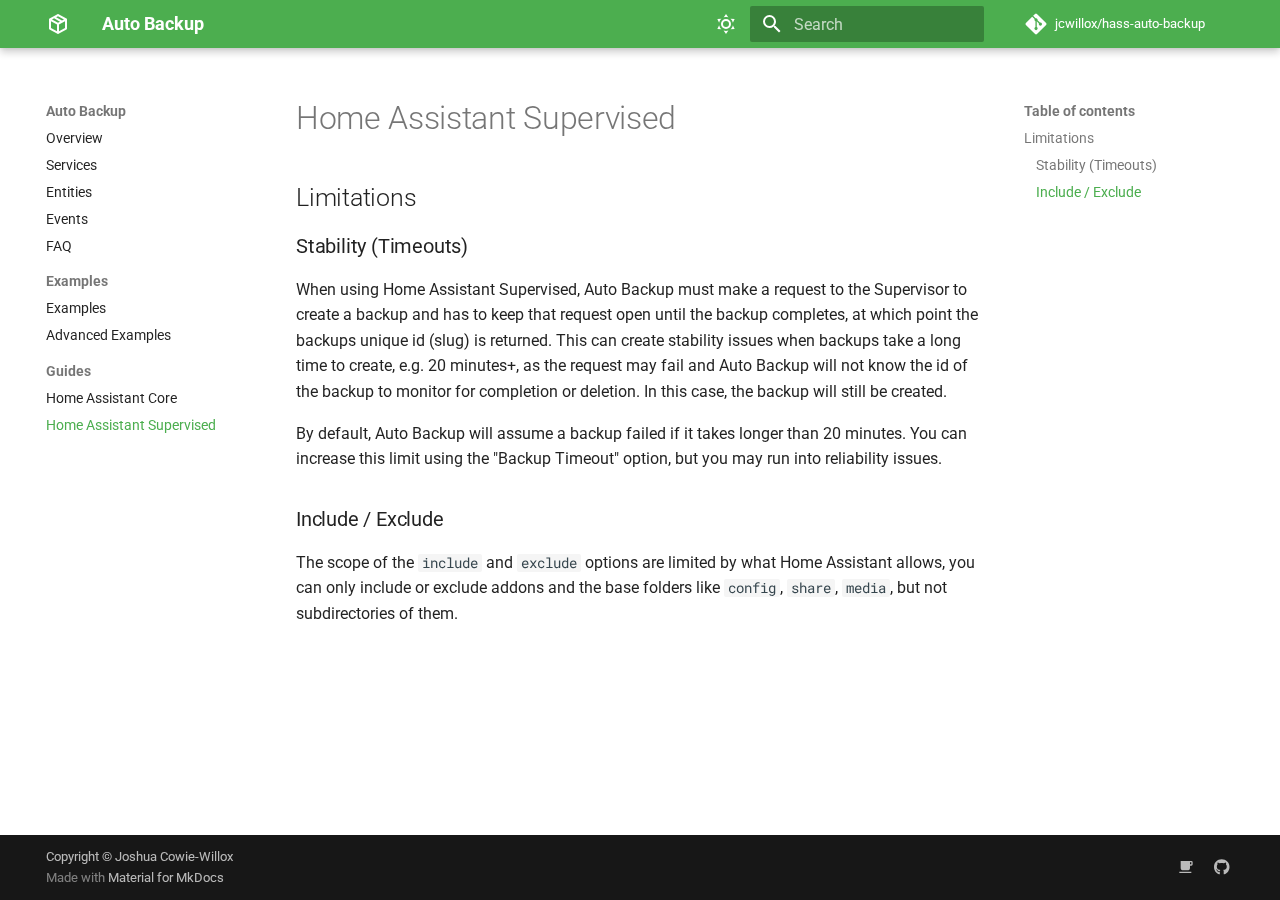
<file: home-assistant-supervised/index.html>
<!doctype html>
<html lang="en" class="no-js">
  <head>
    
      <meta charset="utf-8">
      <meta name="viewport" content="width=device-width,initial-scale=1">
      
        <meta name="description" content="🗃️ Improved Backup Service for Home Assistant that can Automatically Remove Backups and Supports Generational Backup Schemes.">
      
      
        <meta name="author" content="Joshua Cowie-Willox">
      
      
        <link rel="canonical" href="https://jcwillox.github.io/hass-auto-backup/home-assistant-supervised/">
      
      
        <link rel="prev" href="../home-assistant-core/">
      
      
      
      <link rel="icon" href="../assets/logo.png">
      <meta name="generator" content="mkdocs-1.6.1, mkdocs-material-9.5.49">
    
    
      
        <title>Home Assistant Supervised - Auto Backup</title>
      
    
    
      <link rel="stylesheet" href="../assets/stylesheets/main.6f8fc17f.min.css">
      
        
        <link rel="stylesheet" href="../assets/stylesheets/palette.06af60db.min.css">
      
      


    
    
      
    
    
      
        
        
        <link rel="preconnect" href="https://fonts.gstatic.com" crossorigin>
        <link rel="stylesheet" href="https://fonts.googleapis.com/css?family=Roboto:300,300i,400,400i,700,700i%7CRoboto+Mono:400,400i,700,700i&display=fallback">
        <style>:root{--md-text-font:"Roboto";--md-code-font:"Roboto Mono"}</style>
      
    
    
      <link rel="stylesheet" href="../assets/extra.css">
    
    <script>__md_scope=new URL("..",location),__md_hash=e=>[...e].reduce(((e,_)=>(e<<5)-e+_.charCodeAt(0)),0),__md_get=(e,_=localStorage,t=__md_scope)=>JSON.parse(_.getItem(t.pathname+"."+e)),__md_set=(e,_,t=localStorage,a=__md_scope)=>{try{t.setItem(a.pathname+"."+e,JSON.stringify(_))}catch(e){}}</script>
    
      

    
    
    
  </head>
  
  
    
    
      
    
    
    
    
    <body dir="ltr" data-md-color-scheme="default" data-md-color-primary="green" data-md-color-accent="light-blue">
  
    
    <input class="md-toggle" data-md-toggle="drawer" type="checkbox" id="__drawer" autocomplete="off">
    <input class="md-toggle" data-md-toggle="search" type="checkbox" id="__search" autocomplete="off">
    <label class="md-overlay" for="__drawer"></label>
    <div data-md-component="skip">
      
        
        <a href="#home-assistant-supervised" class="md-skip">
          Skip to content
        </a>
      
    </div>
    <div data-md-component="announce">
      
    </div>
    
    
      

  

<header class="md-header md-header--shadow" data-md-component="header">
  <nav class="md-header__inner md-grid" aria-label="Header">
    <a href=".." title="Auto Backup" class="md-header__button md-logo" aria-label="Auto Backup" data-md-component="logo">
      
  
  <svg xmlns="http://www.w3.org/2000/svg" viewBox="0 0 24 24"><path d="M21 16.5c0 .38-.21.71-.53.88l-7.9 4.44c-.16.12-.36.18-.57.18s-.41-.06-.57-.18l-7.9-4.44A.99.99 0 0 1 3 16.5v-9c0-.38.21-.71.53-.88l7.9-4.44c.16-.12.36-.18.57-.18s.41.06.57.18l7.9 4.44c.32.17.53.5.53.88zM12 4.15l-1.89 1.07L16 8.61l1.96-1.11zM6.04 7.5 12 10.85l1.96-1.1-5.88-3.4zM5 15.91l6 3.38v-6.71L5 9.21zm14 0v-6.7l-6 3.37v6.71z"/></svg>

    </a>
    <label class="md-header__button md-icon" for="__drawer">
      
      <svg xmlns="http://www.w3.org/2000/svg" viewBox="0 0 24 24"><path d="M3 6h18v2H3zm0 5h18v2H3zm0 5h18v2H3z"/></svg>
    </label>
    <div class="md-header__title" data-md-component="header-title">
      <div class="md-header__ellipsis">
        <div class="md-header__topic">
          <span class="md-ellipsis">
            Auto Backup
          </span>
        </div>
        <div class="md-header__topic" data-md-component="header-topic">
          <span class="md-ellipsis">
            
              Home Assistant Supervised
            
          </span>
        </div>
      </div>
    </div>
    
      
        <form class="md-header__option" data-md-component="palette">
  
    
    
    
    <input class="md-option" data-md-color-media="(prefers-color-scheme: light)" data-md-color-scheme="default" data-md-color-primary="green" data-md-color-accent="light-blue"  aria-label="Switch to dark theme"  type="radio" name="__palette" id="__palette_0">
    
      <label class="md-header__button md-icon" title="Switch to dark theme" for="__palette_1" hidden>
        <svg xmlns="http://www.w3.org/2000/svg" viewBox="0 0 24 24"><path d="M12 7a5 5 0 0 1 5 5 5 5 0 0 1-5 5 5 5 0 0 1-5-5 5 5 0 0 1 5-5m0 2a3 3 0 0 0-3 3 3 3 0 0 0 3 3 3 3 0 0 0 3-3 3 3 0 0 0-3-3m0-7 2.39 3.42C13.65 5.15 12.84 5 12 5s-1.65.15-2.39.42zM3.34 7l4.16-.35A7.2 7.2 0 0 0 5.94 8.5c-.44.74-.69 1.5-.83 2.29zm.02 10 1.76-3.77a7.131 7.131 0 0 0 2.38 4.14zM20.65 7l-1.77 3.79a7.02 7.02 0 0 0-2.38-4.15zm-.01 10-4.14.36c.59-.51 1.12-1.14 1.54-1.86.42-.73.69-1.5.83-2.29zM12 22l-2.41-3.44c.74.27 1.55.44 2.41.44.82 0 1.63-.17 2.37-.44z"/></svg>
      </label>
    
  
    
    
    
    <input class="md-option" data-md-color-media="(prefers-color-scheme: dark)" data-md-color-scheme="slate" data-md-color-primary="green" data-md-color-accent="light-blue"  aria-label="Switch to light theme"  type="radio" name="__palette" id="__palette_1">
    
      <label class="md-header__button md-icon" title="Switch to light theme" for="__palette_0" hidden>
        <svg xmlns="http://www.w3.org/2000/svg" viewBox="0 0 24 24"><path d="m17.75 4.09-2.53 1.94.91 3.06-2.63-1.81-2.63 1.81.91-3.06-2.53-1.94L12.44 4l1.06-3 1.06 3zm3.5 6.91-1.64 1.25.59 1.98-1.7-1.17-1.7 1.17.59-1.98L15.75 11l2.06-.05L18.5 9l.69 1.95zm-2.28 4.95c.83-.08 1.72 1.1 1.19 1.85-.32.45-.66.87-1.08 1.27C15.17 23 8.84 23 4.94 19.07c-3.91-3.9-3.91-10.24 0-14.14.4-.4.82-.76 1.27-1.08.75-.53 1.93.36 1.85 1.19-.27 2.86.69 5.83 2.89 8.02a9.96 9.96 0 0 0 8.02 2.89m-1.64 2.02a12.08 12.08 0 0 1-7.8-3.47c-2.17-2.19-3.33-5-3.49-7.82-2.81 3.14-2.7 7.96.31 10.98 3.02 3.01 7.84 3.12 10.98.31"/></svg>
      </label>
    
  
</form>
      
    
    
      <script>var palette=__md_get("__palette");if(palette&&palette.color){if("(prefers-color-scheme)"===palette.color.media){var media=matchMedia("(prefers-color-scheme: light)"),input=document.querySelector(media.matches?"[data-md-color-media='(prefers-color-scheme: light)']":"[data-md-color-media='(prefers-color-scheme: dark)']");palette.color.media=input.getAttribute("data-md-color-media"),palette.color.scheme=input.getAttribute("data-md-color-scheme"),palette.color.primary=input.getAttribute("data-md-color-primary"),palette.color.accent=input.getAttribute("data-md-color-accent")}for(var[key,value]of Object.entries(palette.color))document.body.setAttribute("data-md-color-"+key,value)}</script>
    
    
    
      <label class="md-header__button md-icon" for="__search">
        
        <svg xmlns="http://www.w3.org/2000/svg" viewBox="0 0 24 24"><path d="M9.5 3A6.5 6.5 0 0 1 16 9.5c0 1.61-.59 3.09-1.56 4.23l.27.27h.79l5 5-1.5 1.5-5-5v-.79l-.27-.27A6.52 6.52 0 0 1 9.5 16 6.5 6.5 0 0 1 3 9.5 6.5 6.5 0 0 1 9.5 3m0 2C7 5 5 7 5 9.5S7 14 9.5 14 14 12 14 9.5 12 5 9.5 5"/></svg>
      </label>
      <div class="md-search" data-md-component="search" role="dialog">
  <label class="md-search__overlay" for="__search"></label>
  <div class="md-search__inner" role="search">
    <form class="md-search__form" name="search">
      <input type="text" class="md-search__input" name="query" aria-label="Search" placeholder="Search" autocapitalize="off" autocorrect="off" autocomplete="off" spellcheck="false" data-md-component="search-query" required>
      <label class="md-search__icon md-icon" for="__search">
        
        <svg xmlns="http://www.w3.org/2000/svg" viewBox="0 0 24 24"><path d="M9.5 3A6.5 6.5 0 0 1 16 9.5c0 1.61-.59 3.09-1.56 4.23l.27.27h.79l5 5-1.5 1.5-5-5v-.79l-.27-.27A6.52 6.52 0 0 1 9.5 16 6.5 6.5 0 0 1 3 9.5 6.5 6.5 0 0 1 9.5 3m0 2C7 5 5 7 5 9.5S7 14 9.5 14 14 12 14 9.5 12 5 9.5 5"/></svg>
        
        <svg xmlns="http://www.w3.org/2000/svg" viewBox="0 0 24 24"><path d="M20 11v2H8l5.5 5.5-1.42 1.42L4.16 12l7.92-7.92L13.5 5.5 8 11z"/></svg>
      </label>
      <nav class="md-search__options" aria-label="Search">
        
        <button type="reset" class="md-search__icon md-icon" title="Clear" aria-label="Clear" tabindex="-1">
          
          <svg xmlns="http://www.w3.org/2000/svg" viewBox="0 0 24 24"><path d="M19 6.41 17.59 5 12 10.59 6.41 5 5 6.41 10.59 12 5 17.59 6.41 19 12 13.41 17.59 19 19 17.59 13.41 12z"/></svg>
        </button>
      </nav>
      
    </form>
    <div class="md-search__output">
      <div class="md-search__scrollwrap" tabindex="0" data-md-scrollfix>
        <div class="md-search-result" data-md-component="search-result">
          <div class="md-search-result__meta">
            Initializing search
          </div>
          <ol class="md-search-result__list" role="presentation"></ol>
        </div>
      </div>
    </div>
  </div>
</div>
    
    
      <div class="md-header__source">
        <a href="https://github.com/jcwillox/hass-auto-backup" title="Go to repository" class="md-source" data-md-component="source">
  <div class="md-source__icon md-icon">
    
    <svg xmlns="http://www.w3.org/2000/svg" viewBox="0 0 448 512"><!--! Font Awesome Free 6.7.1 by @fontawesome - https://fontawesome.com License - https://fontawesome.com/license/free (Icons: CC BY 4.0, Fonts: SIL OFL 1.1, Code: MIT License) Copyright 2024 Fonticons, Inc.--><path d="M439.55 236.05 244 40.45a28.87 28.87 0 0 0-40.81 0l-40.66 40.63 51.52 51.52c27.06-9.14 52.68 16.77 43.39 43.68l49.66 49.66c34.23-11.8 61.18 31 35.47 56.69-26.49 26.49-70.21-2.87-56-37.34L240.22 199v121.85c25.3 12.54 22.26 41.85 9.08 55a34.34 34.34 0 0 1-48.55 0c-17.57-17.6-11.07-46.91 11.25-56v-123c-20.8-8.51-24.6-30.74-18.64-45L142.57 101 8.45 235.14a28.86 28.86 0 0 0 0 40.81l195.61 195.6a28.86 28.86 0 0 0 40.8 0l194.69-194.69a28.86 28.86 0 0 0 0-40.81"/></svg>
  </div>
  <div class="md-source__repository">
    jcwillox/hass-auto-backup
  </div>
</a>
      </div>
    
  </nav>
  
</header>
    
    <div class="md-container" data-md-component="container">
      
      
        
          
        
      
      <main class="md-main" data-md-component="main">
        <div class="md-main__inner md-grid">
          
            
              
              <div class="md-sidebar md-sidebar--primary" data-md-component="sidebar" data-md-type="navigation" >
                <div class="md-sidebar__scrollwrap">
                  <div class="md-sidebar__inner">
                    



<nav class="md-nav md-nav--primary" aria-label="Navigation" data-md-level="0">
  <label class="md-nav__title" for="__drawer">
    <a href=".." title="Auto Backup" class="md-nav__button md-logo" aria-label="Auto Backup" data-md-component="logo">
      
  
  <svg xmlns="http://www.w3.org/2000/svg" viewBox="0 0 24 24"><path d="M21 16.5c0 .38-.21.71-.53.88l-7.9 4.44c-.16.12-.36.18-.57.18s-.41-.06-.57-.18l-7.9-4.44A.99.99 0 0 1 3 16.5v-9c0-.38.21-.71.53-.88l7.9-4.44c.16-.12.36-.18.57-.18s.41.06.57.18l7.9 4.44c.32.17.53.5.53.88zM12 4.15l-1.89 1.07L16 8.61l1.96-1.11zM6.04 7.5 12 10.85l1.96-1.1-5.88-3.4zM5 15.91l6 3.38v-6.71L5 9.21zm14 0v-6.7l-6 3.37v6.71z"/></svg>

    </a>
    Auto Backup
  </label>
  
    <div class="md-nav__source">
      <a href="https://github.com/jcwillox/hass-auto-backup" title="Go to repository" class="md-source" data-md-component="source">
  <div class="md-source__icon md-icon">
    
    <svg xmlns="http://www.w3.org/2000/svg" viewBox="0 0 448 512"><!--! Font Awesome Free 6.7.1 by @fontawesome - https://fontawesome.com License - https://fontawesome.com/license/free (Icons: CC BY 4.0, Fonts: SIL OFL 1.1, Code: MIT License) Copyright 2024 Fonticons, Inc.--><path d="M439.55 236.05 244 40.45a28.87 28.87 0 0 0-40.81 0l-40.66 40.63 51.52 51.52c27.06-9.14 52.68 16.77 43.39 43.68l49.66 49.66c34.23-11.8 61.18 31 35.47 56.69-26.49 26.49-70.21-2.87-56-37.34L240.22 199v121.85c25.3 12.54 22.26 41.85 9.08 55a34.34 34.34 0 0 1-48.55 0c-17.57-17.6-11.07-46.91 11.25-56v-123c-20.8-8.51-24.6-30.74-18.64-45L142.57 101 8.45 235.14a28.86 28.86 0 0 0 0 40.81l195.61 195.6a28.86 28.86 0 0 0 40.8 0l194.69-194.69a28.86 28.86 0 0 0 0-40.81"/></svg>
  </div>
  <div class="md-source__repository">
    jcwillox/hass-auto-backup
  </div>
</a>
    </div>
  
  <ul class="md-nav__list" data-md-scrollfix>
    
      
      
  
  
  
  
    <li class="md-nav__item">
      <a href=".." class="md-nav__link">
        
  
  <span class="md-ellipsis">
    Overview
  </span>
  

      </a>
    </li>
  

    
      
      
  
  
  
  
    <li class="md-nav__item">
      <a href="../services/" class="md-nav__link">
        
  
  <span class="md-ellipsis">
    Services
  </span>
  

      </a>
    </li>
  

    
      
      
  
  
  
  
    <li class="md-nav__item">
      <a href="../sensors/" class="md-nav__link">
        
  
  <span class="md-ellipsis">
    Entities
  </span>
  

      </a>
    </li>
  

    
      
      
  
  
  
  
    <li class="md-nav__item">
      <a href="../events/" class="md-nav__link">
        
  
  <span class="md-ellipsis">
    Events
  </span>
  

      </a>
    </li>
  

    
      
      
  
  
  
  
    <li class="md-nav__item">
      <a href="../faq/" class="md-nav__link">
        
  
  <span class="md-ellipsis">
    FAQ
  </span>
  

      </a>
    </li>
  

    
      
      
  
  
  
  
    
    
    
      
        
        
      
    
    
    <li class="md-nav__item md-nav__item--section md-nav__item--nested">
      
        
        
          
        
        <input class="md-nav__toggle md-toggle md-toggle--indeterminate" type="checkbox" id="__nav_6" >
        
          
          <label class="md-nav__link" for="__nav_6" id="__nav_6_label" tabindex="">
            
  
  <span class="md-ellipsis">
    Examples
  </span>
  

            <span class="md-nav__icon md-icon"></span>
          </label>
        
        <nav class="md-nav" data-md-level="1" aria-labelledby="__nav_6_label" aria-expanded="false">
          <label class="md-nav__title" for="__nav_6">
            <span class="md-nav__icon md-icon"></span>
            Examples
          </label>
          <ul class="md-nav__list" data-md-scrollfix>
            
              
                
  
  
  
  
    <li class="md-nav__item">
      <a href="../examples/" class="md-nav__link">
        
  
  <span class="md-ellipsis">
    Examples
  </span>
  

      </a>
    </li>
  

              
            
              
                
  
  
  
  
    <li class="md-nav__item">
      <a href="../advanced-examples/" class="md-nav__link">
        
  
  <span class="md-ellipsis">
    Advanced Examples
  </span>
  

      </a>
    </li>
  

              
            
          </ul>
        </nav>
      
    </li>
  

    
      
      
  
  
    
  
  
  
    
    
    
      
        
        
      
    
    
    <li class="md-nav__item md-nav__item--active md-nav__item--section md-nav__item--nested">
      
        
        
        <input class="md-nav__toggle md-toggle " type="checkbox" id="__nav_7" checked>
        
          
          <label class="md-nav__link" for="__nav_7" id="__nav_7_label" tabindex="">
            
  
  <span class="md-ellipsis">
    Guides
  </span>
  

            <span class="md-nav__icon md-icon"></span>
          </label>
        
        <nav class="md-nav" data-md-level="1" aria-labelledby="__nav_7_label" aria-expanded="true">
          <label class="md-nav__title" for="__nav_7">
            <span class="md-nav__icon md-icon"></span>
            Guides
          </label>
          <ul class="md-nav__list" data-md-scrollfix>
            
              
                
  
  
  
  
    <li class="md-nav__item">
      <a href="../home-assistant-core/" class="md-nav__link">
        
  
  <span class="md-ellipsis">
    Home Assistant Core
  </span>
  

      </a>
    </li>
  

              
            
              
                
  
  
    
  
  
  
    <li class="md-nav__item md-nav__item--active">
      
      <input class="md-nav__toggle md-toggle" type="checkbox" id="__toc">
      
      
        
      
      
        <label class="md-nav__link md-nav__link--active" for="__toc">
          
  
  <span class="md-ellipsis">
    Home Assistant Supervised
  </span>
  

          <span class="md-nav__icon md-icon"></span>
        </label>
      
      <a href="./" class="md-nav__link md-nav__link--active">
        
  
  <span class="md-ellipsis">
    Home Assistant Supervised
  </span>
  

      </a>
      
        

<nav class="md-nav md-nav--secondary" aria-label="Table of contents">
  
  
  
    
  
  
    <label class="md-nav__title" for="__toc">
      <span class="md-nav__icon md-icon"></span>
      Table of contents
    </label>
    <ul class="md-nav__list" data-md-component="toc" data-md-scrollfix>
      
        <li class="md-nav__item">
  <a href="#limitations" class="md-nav__link">
    <span class="md-ellipsis">
      Limitations
    </span>
  </a>
  
    <nav class="md-nav" aria-label="Limitations">
      <ul class="md-nav__list">
        
          <li class="md-nav__item">
  <a href="#stability-timeouts" class="md-nav__link">
    <span class="md-ellipsis">
      Stability (Timeouts)
    </span>
  </a>
  
</li>
        
          <li class="md-nav__item">
  <a href="#include-exclude" class="md-nav__link">
    <span class="md-ellipsis">
      Include / Exclude
    </span>
  </a>
  
</li>
        
      </ul>
    </nav>
  
</li>
      
    </ul>
  
</nav>
      
    </li>
  

              
            
          </ul>
        </nav>
      
    </li>
  

    
  </ul>
</nav>
                  </div>
                </div>
              </div>
            
            
              
              <div class="md-sidebar md-sidebar--secondary" data-md-component="sidebar" data-md-type="toc" >
                <div class="md-sidebar__scrollwrap">
                  <div class="md-sidebar__inner">
                    

<nav class="md-nav md-nav--secondary" aria-label="Table of contents">
  
  
  
    
  
  
    <label class="md-nav__title" for="__toc">
      <span class="md-nav__icon md-icon"></span>
      Table of contents
    </label>
    <ul class="md-nav__list" data-md-component="toc" data-md-scrollfix>
      
        <li class="md-nav__item">
  <a href="#limitations" class="md-nav__link">
    <span class="md-ellipsis">
      Limitations
    </span>
  </a>
  
    <nav class="md-nav" aria-label="Limitations">
      <ul class="md-nav__list">
        
          <li class="md-nav__item">
  <a href="#stability-timeouts" class="md-nav__link">
    <span class="md-ellipsis">
      Stability (Timeouts)
    </span>
  </a>
  
</li>
        
          <li class="md-nav__item">
  <a href="#include-exclude" class="md-nav__link">
    <span class="md-ellipsis">
      Include / Exclude
    </span>
  </a>
  
</li>
        
      </ul>
    </nav>
  
</li>
      
    </ul>
  
</nav>
                  </div>
                </div>
              </div>
            
          
          
            <div class="md-content" data-md-component="content">
              <article class="md-content__inner md-typeset">
                
                  

  
  


<h1 id="home-assistant-supervised">Home Assistant Supervised<a class="headerlink" href="#home-assistant-supervised" title="Permanent link">#</a></h1>
<h2 id="limitations">Limitations<a class="headerlink" href="#limitations" title="Permanent link">#</a></h2>
<h3 id="stability-timeouts">Stability (Timeouts)<a class="headerlink" href="#stability-timeouts" title="Permanent link">#</a></h3>
<p>When using Home Assistant Supervised, Auto Backup must make a request to the Supervisor to create a backup and has to keep that request open until the backup completes, at which point the backups unique id (slug) is returned. This can create stability issues when backups take a long time to create, e.g. 20 minutes+, as the request may fail and Auto Backup will not know the id of the backup to monitor for completion or deletion. In this case, the backup will still be created.</p>
<p>By default, Auto Backup will assume a backup failed if it takes longer than 20 minutes. You can increase this limit using the "Backup Timeout" option, but you may run into reliability issues.</p>
<h3 id="include-exclude">Include / Exclude<a class="headerlink" href="#include-exclude" title="Permanent link">#</a></h3>
<p>The scope of the <code>include</code> and <code>exclude</code> options are limited by what Home Assistant allows, you can only include or exclude addons and the base folders like <code>config</code>, <code>share</code>, <code>media</code>, but not subdirectories of them.</p>












                
              </article>
            </div>
          
          
  <script>var tabs=__md_get("__tabs");if(Array.isArray(tabs))e:for(var set of document.querySelectorAll(".tabbed-set")){var labels=set.querySelector(".tabbed-labels");for(var tab of tabs)for(var label of labels.getElementsByTagName("label"))if(label.innerText.trim()===tab){var input=document.getElementById(label.htmlFor);input.checked=!0;continue e}}</script>

<script>var target=document.getElementById(location.hash.slice(1));target&&target.name&&(target.checked=target.name.startsWith("__tabbed_"))</script>
        </div>
        
          <button type="button" class="md-top md-icon" data-md-component="top" hidden>
  
  <svg xmlns="http://www.w3.org/2000/svg" viewBox="0 0 24 24"><path d="M13 20h-2V8l-5.5 5.5-1.42-1.42L12 4.16l7.92 7.92-1.42 1.42L13 8z"/></svg>
  Back to top
</button>
        
      </main>
      
        <footer class="md-footer">
  
  <div class="md-footer-meta md-typeset">
    <div class="md-footer-meta__inner md-grid">
      <div class="md-copyright">
  
    <div class="md-copyright__highlight">
      Copyright &copy; Joshua Cowie-Willox
    </div>
  
  
    Made with
    <a href="https://squidfunk.github.io/mkdocs-material/" target="_blank" rel="noopener">
      Material for MkDocs
    </a>
  
</div>
      
        <div class="md-social">
  
    
    
    
    
      
      
    
    <a href="https://ko-fi.com/jcwillox" target="_blank" rel="noopener" title="ko-fi.com" class="md-social__link">
      <svg xmlns="http://www.w3.org/2000/svg" viewBox="0 0 24 24"><path d="M2 21h18v-2H2M20 8h-2V5h2m0-2H4v10a4 4 0 0 0 4 4h6a4 4 0 0 0 4-4v-3h2a2 2 0 0 0 2-2V5a2 2 0 0 0-2-2"/></svg>
    </a>
  
    
    
    
    
      
      
    
    <a href="https://github.com/jcwillox" target="_blank" rel="noopener" title="github.com" class="md-social__link">
      <svg xmlns="http://www.w3.org/2000/svg" viewBox="0 0 496 512"><!--! Font Awesome Free 6.7.1 by @fontawesome - https://fontawesome.com License - https://fontawesome.com/license/free (Icons: CC BY 4.0, Fonts: SIL OFL 1.1, Code: MIT License) Copyright 2024 Fonticons, Inc.--><path d="M165.9 397.4c0 2-2.3 3.6-5.2 3.6-3.3.3-5.6-1.3-5.6-3.6 0-2 2.3-3.6 5.2-3.6 3-.3 5.6 1.3 5.6 3.6m-31.1-4.5c-.7 2 1.3 4.3 4.3 4.9 2.6 1 5.6 0 6.2-2s-1.3-4.3-4.3-5.2c-2.6-.7-5.5.3-6.2 2.3m44.2-1.7c-2.9.7-4.9 2.6-4.6 4.9.3 2 2.9 3.3 5.9 2.6 2.9-.7 4.9-2.6 4.6-4.6-.3-1.9-3-3.2-5.9-2.9M244.8 8C106.1 8 0 113.3 0 252c0 110.9 69.8 205.8 169.5 239.2 12.8 2.3 17.3-5.6 17.3-12.1 0-6.2-.3-40.4-.3-61.4 0 0-70 15-84.7-29.8 0 0-11.4-29.1-27.8-36.6 0 0-22.9-15.7 1.6-15.4 0 0 24.9 2 38.6 25.8 21.9 38.6 58.6 27.5 72.9 20.9 2.3-16 8.8-27.1 16-33.7-55.9-6.2-112.3-14.3-112.3-110.5 0-27.5 7.6-41.3 23.6-58.9-2.6-6.5-11.1-33.3 2.6-67.9 20.9-6.5 69 27 69 27 20-5.6 41.5-8.5 62.8-8.5s42.8 2.9 62.8 8.5c0 0 48.1-33.6 69-27 13.7 34.7 5.2 61.4 2.6 67.9 16 17.7 25.8 31.5 25.8 58.9 0 96.5-58.9 104.2-114.8 110.5 9.2 7.9 17 22.9 17 46.4 0 33.7-.3 75.4-.3 83.6 0 6.5 4.6 14.4 17.3 12.1C428.2 457.8 496 362.9 496 252 496 113.3 383.5 8 244.8 8M97.2 352.9c-1.3 1-1 3.3.7 5.2 1.6 1.6 3.9 2.3 5.2 1 1.3-1 1-3.3-.7-5.2-1.6-1.6-3.9-2.3-5.2-1m-10.8-8.1c-.7 1.3.3 2.9 2.3 3.9 1.6 1 3.6.7 4.3-.7.7-1.3-.3-2.9-2.3-3.9-2-.6-3.6-.3-4.3.7m32.4 35.6c-1.6 1.3-1 4.3 1.3 6.2 2.3 2.3 5.2 2.6 6.5 1 1.3-1.3.7-4.3-1.3-6.2-2.2-2.3-5.2-2.6-6.5-1m-11.4-14.7c-1.6 1-1.6 3.6 0 5.9s4.3 3.3 5.6 2.3c1.6-1.3 1.6-3.9 0-6.2-1.4-2.3-4-3.3-5.6-2"/></svg>
    </a>
  
</div>
      
    </div>
  </div>
</footer>
      
    </div>
    <div class="md-dialog" data-md-component="dialog">
      <div class="md-dialog__inner md-typeset"></div>
    </div>
    
    
    <script id="__config" type="application/json">{"base": "..", "features": ["navigation.instant", "navigation.expand", "navigation.top", "content.tabs.link", "navigation.sections", "content.code.annotate"], "search": "../assets/javascripts/workers/search.6ce7567c.min.js", "translations": {"clipboard.copied": "Copied to clipboard", "clipboard.copy": "Copy to clipboard", "search.result.more.one": "1 more on this page", "search.result.more.other": "# more on this page", "search.result.none": "No matching documents", "search.result.one": "1 matching document", "search.result.other": "# matching documents", "search.result.placeholder": "Type to start searching", "search.result.term.missing": "Missing", "select.version": "Select version"}}</script>
    
    
      <script src="../assets/javascripts/bundle.88dd0f4e.min.js"></script>
      
        <script src="../assets/extra.js"></script>
      
    
  </body>
</html>
</file>
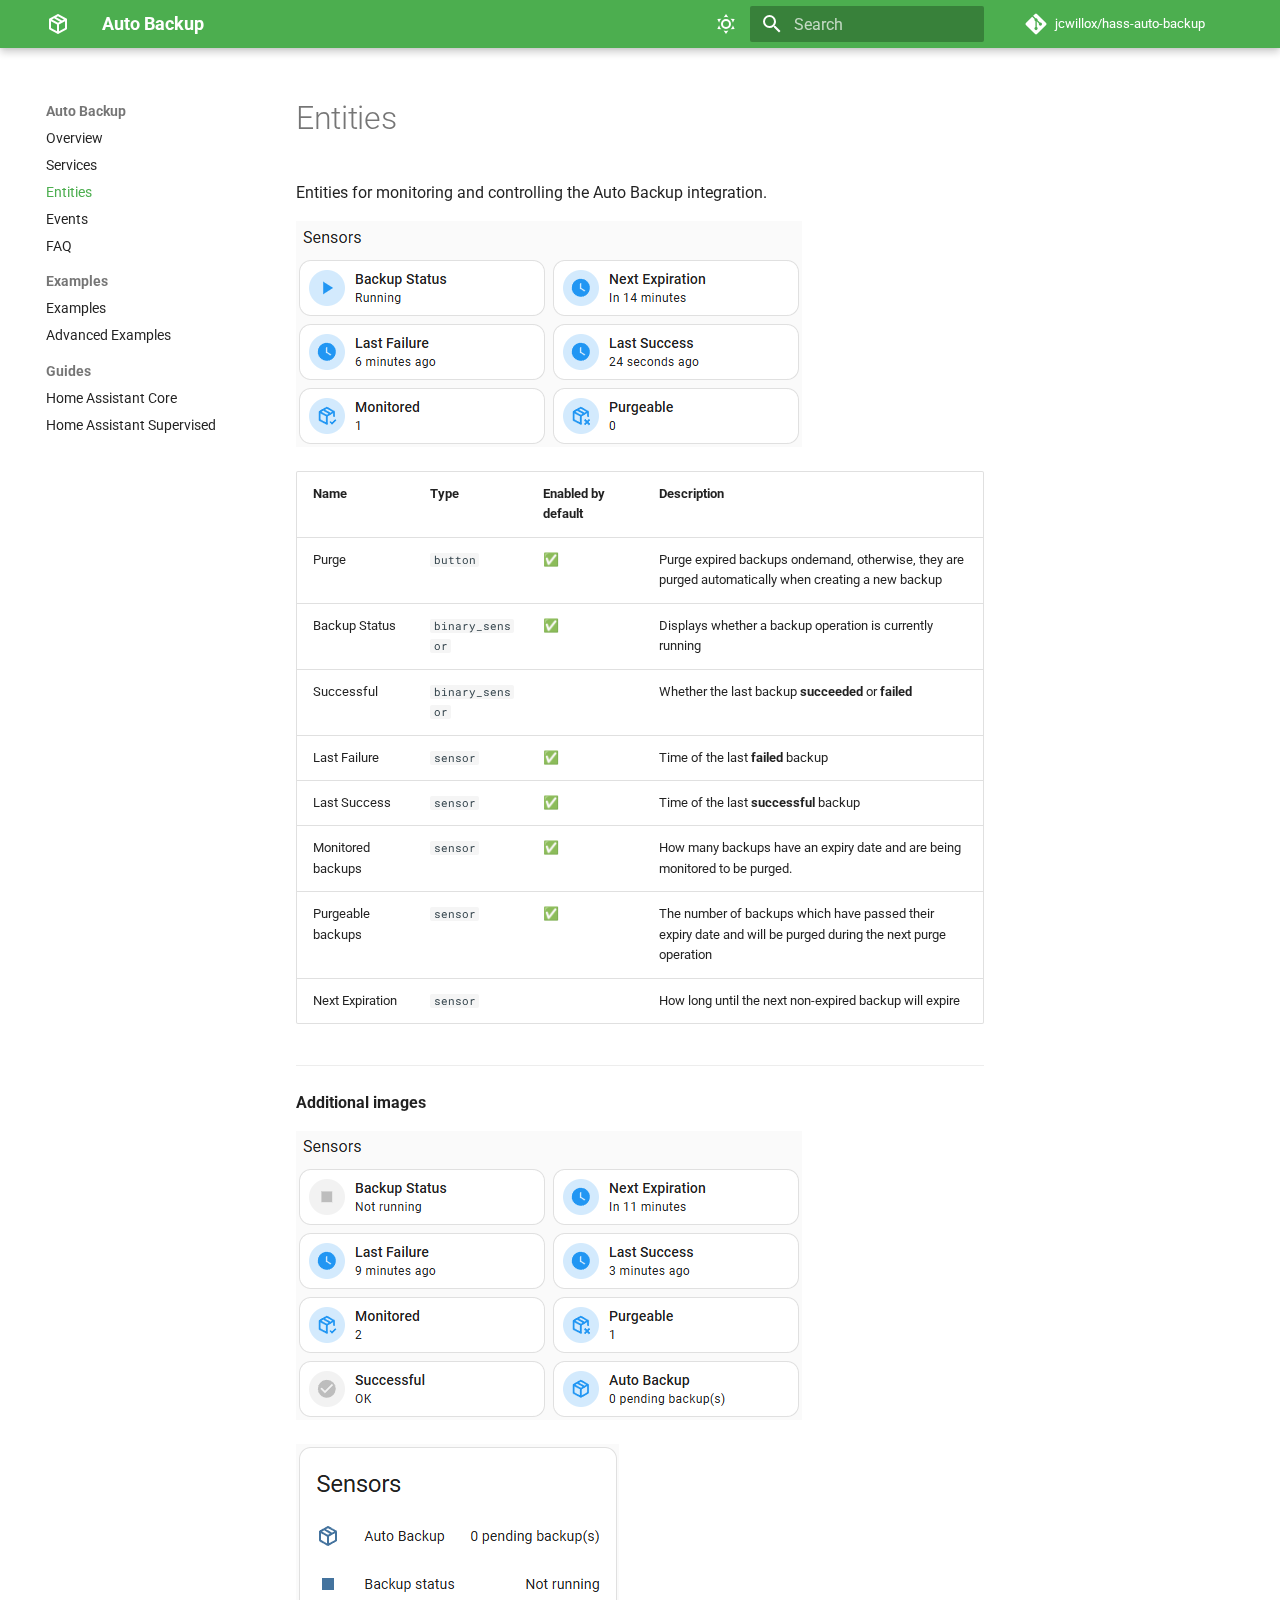
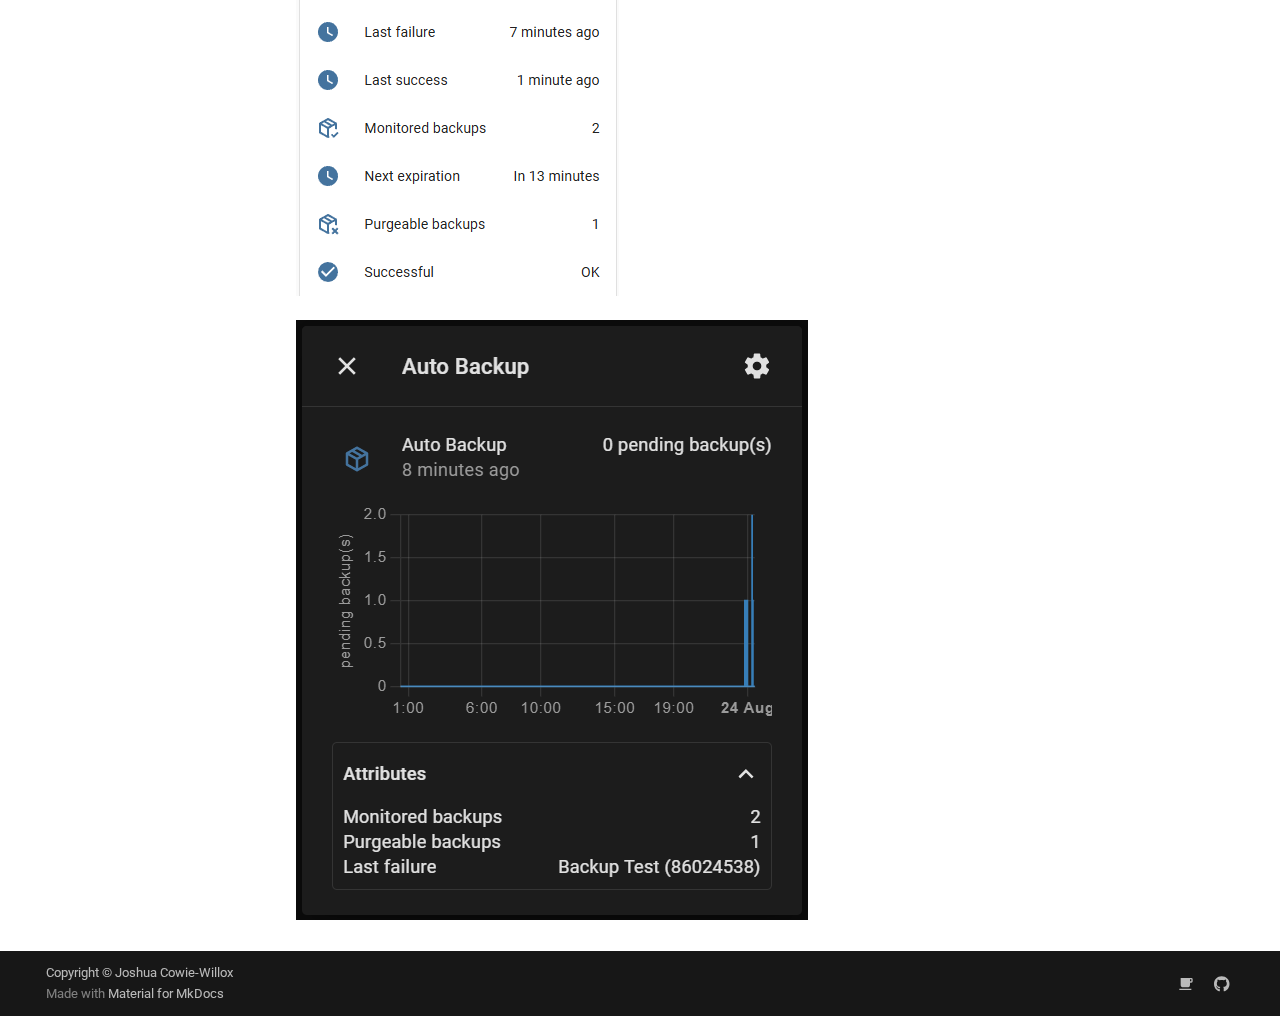
<file: sensors/index.html>
<!doctype html>
<html lang="en" class="no-js">
  <head>
    
      <meta charset="utf-8">
      <meta name="viewport" content="width=device-width,initial-scale=1">
      
        <meta name="description" content="🗃️ Improved Backup Service for Home Assistant that can Automatically Remove Backups and Supports Generational Backup Schemes.">
      
      
        <meta name="author" content="Joshua Cowie-Willox">
      
      
        <link rel="canonical" href="https://jcwillox.github.io/hass-auto-backup/sensors/">
      
      
        <link rel="prev" href="../services/">
      
      
        <link rel="next" href="../events/">
      
      
      <link rel="icon" href="../assets/logo.png">
      <meta name="generator" content="mkdocs-1.6.1, mkdocs-material-9.5.49">
    
    
      
        <title>Entities - Auto Backup</title>
      
    
    
      <link rel="stylesheet" href="../assets/stylesheets/main.6f8fc17f.min.css">
      
        
        <link rel="stylesheet" href="../assets/stylesheets/palette.06af60db.min.css">
      
      


    
    
      
    
    
      
        
        
        <link rel="preconnect" href="https://fonts.gstatic.com" crossorigin>
        <link rel="stylesheet" href="https://fonts.googleapis.com/css?family=Roboto:300,300i,400,400i,700,700i%7CRoboto+Mono:400,400i,700,700i&display=fallback">
        <style>:root{--md-text-font:"Roboto";--md-code-font:"Roboto Mono"}</style>
      
    
    
      <link rel="stylesheet" href="../assets/extra.css">
    
    <script>__md_scope=new URL("..",location),__md_hash=e=>[...e].reduce(((e,_)=>(e<<5)-e+_.charCodeAt(0)),0),__md_get=(e,_=localStorage,t=__md_scope)=>JSON.parse(_.getItem(t.pathname+"."+e)),__md_set=(e,_,t=localStorage,a=__md_scope)=>{try{t.setItem(a.pathname+"."+e,JSON.stringify(_))}catch(e){}}</script>
    
      

    
    
    
  </head>
  
  
    
    
      
    
    
    
    
    <body dir="ltr" data-md-color-scheme="default" data-md-color-primary="green" data-md-color-accent="light-blue">
  
    
    <input class="md-toggle" data-md-toggle="drawer" type="checkbox" id="__drawer" autocomplete="off">
    <input class="md-toggle" data-md-toggle="search" type="checkbox" id="__search" autocomplete="off">
    <label class="md-overlay" for="__drawer"></label>
    <div data-md-component="skip">
      
        
        <a href="#entities" class="md-skip">
          Skip to content
        </a>
      
    </div>
    <div data-md-component="announce">
      
    </div>
    
    
      

  

<header class="md-header md-header--shadow" data-md-component="header">
  <nav class="md-header__inner md-grid" aria-label="Header">
    <a href=".." title="Auto Backup" class="md-header__button md-logo" aria-label="Auto Backup" data-md-component="logo">
      
  
  <svg xmlns="http://www.w3.org/2000/svg" viewBox="0 0 24 24"><path d="M21 16.5c0 .38-.21.71-.53.88l-7.9 4.44c-.16.12-.36.18-.57.18s-.41-.06-.57-.18l-7.9-4.44A.99.99 0 0 1 3 16.5v-9c0-.38.21-.71.53-.88l7.9-4.44c.16-.12.36-.18.57-.18s.41.06.57.18l7.9 4.44c.32.17.53.5.53.88zM12 4.15l-1.89 1.07L16 8.61l1.96-1.11zM6.04 7.5 12 10.85l1.96-1.1-5.88-3.4zM5 15.91l6 3.38v-6.71L5 9.21zm14 0v-6.7l-6 3.37v6.71z"/></svg>

    </a>
    <label class="md-header__button md-icon" for="__drawer">
      
      <svg xmlns="http://www.w3.org/2000/svg" viewBox="0 0 24 24"><path d="M3 6h18v2H3zm0 5h18v2H3zm0 5h18v2H3z"/></svg>
    </label>
    <div class="md-header__title" data-md-component="header-title">
      <div class="md-header__ellipsis">
        <div class="md-header__topic">
          <span class="md-ellipsis">
            Auto Backup
          </span>
        </div>
        <div class="md-header__topic" data-md-component="header-topic">
          <span class="md-ellipsis">
            
              Entities
            
          </span>
        </div>
      </div>
    </div>
    
      
        <form class="md-header__option" data-md-component="palette">
  
    
    
    
    <input class="md-option" data-md-color-media="(prefers-color-scheme: light)" data-md-color-scheme="default" data-md-color-primary="green" data-md-color-accent="light-blue"  aria-label="Switch to dark theme"  type="radio" name="__palette" id="__palette_0">
    
      <label class="md-header__button md-icon" title="Switch to dark theme" for="__palette_1" hidden>
        <svg xmlns="http://www.w3.org/2000/svg" viewBox="0 0 24 24"><path d="M12 7a5 5 0 0 1 5 5 5 5 0 0 1-5 5 5 5 0 0 1-5-5 5 5 0 0 1 5-5m0 2a3 3 0 0 0-3 3 3 3 0 0 0 3 3 3 3 0 0 0 3-3 3 3 0 0 0-3-3m0-7 2.39 3.42C13.65 5.15 12.84 5 12 5s-1.65.15-2.39.42zM3.34 7l4.16-.35A7.2 7.2 0 0 0 5.94 8.5c-.44.74-.69 1.5-.83 2.29zm.02 10 1.76-3.77a7.131 7.131 0 0 0 2.38 4.14zM20.65 7l-1.77 3.79a7.02 7.02 0 0 0-2.38-4.15zm-.01 10-4.14.36c.59-.51 1.12-1.14 1.54-1.86.42-.73.69-1.5.83-2.29zM12 22l-2.41-3.44c.74.27 1.55.44 2.41.44.82 0 1.63-.17 2.37-.44z"/></svg>
      </label>
    
  
    
    
    
    <input class="md-option" data-md-color-media="(prefers-color-scheme: dark)" data-md-color-scheme="slate" data-md-color-primary="green" data-md-color-accent="light-blue"  aria-label="Switch to light theme"  type="radio" name="__palette" id="__palette_1">
    
      <label class="md-header__button md-icon" title="Switch to light theme" for="__palette_0" hidden>
        <svg xmlns="http://www.w3.org/2000/svg" viewBox="0 0 24 24"><path d="m17.75 4.09-2.53 1.94.91 3.06-2.63-1.81-2.63 1.81.91-3.06-2.53-1.94L12.44 4l1.06-3 1.06 3zm3.5 6.91-1.64 1.25.59 1.98-1.7-1.17-1.7 1.17.59-1.98L15.75 11l2.06-.05L18.5 9l.69 1.95zm-2.28 4.95c.83-.08 1.72 1.1 1.19 1.85-.32.45-.66.87-1.08 1.27C15.17 23 8.84 23 4.94 19.07c-3.91-3.9-3.91-10.24 0-14.14.4-.4.82-.76 1.27-1.08.75-.53 1.93.36 1.85 1.19-.27 2.86.69 5.83 2.89 8.02a9.96 9.96 0 0 0 8.02 2.89m-1.64 2.02a12.08 12.08 0 0 1-7.8-3.47c-2.17-2.19-3.33-5-3.49-7.82-2.81 3.14-2.7 7.96.31 10.98 3.02 3.01 7.84 3.12 10.98.31"/></svg>
      </label>
    
  
</form>
      
    
    
      <script>var palette=__md_get("__palette");if(palette&&palette.color){if("(prefers-color-scheme)"===palette.color.media){var media=matchMedia("(prefers-color-scheme: light)"),input=document.querySelector(media.matches?"[data-md-color-media='(prefers-color-scheme: light)']":"[data-md-color-media='(prefers-color-scheme: dark)']");palette.color.media=input.getAttribute("data-md-color-media"),palette.color.scheme=input.getAttribute("data-md-color-scheme"),palette.color.primary=input.getAttribute("data-md-color-primary"),palette.color.accent=input.getAttribute("data-md-color-accent")}for(var[key,value]of Object.entries(palette.color))document.body.setAttribute("data-md-color-"+key,value)}</script>
    
    
    
      <label class="md-header__button md-icon" for="__search">
        
        <svg xmlns="http://www.w3.org/2000/svg" viewBox="0 0 24 24"><path d="M9.5 3A6.5 6.5 0 0 1 16 9.5c0 1.61-.59 3.09-1.56 4.23l.27.27h.79l5 5-1.5 1.5-5-5v-.79l-.27-.27A6.52 6.52 0 0 1 9.5 16 6.5 6.5 0 0 1 3 9.5 6.5 6.5 0 0 1 9.5 3m0 2C7 5 5 7 5 9.5S7 14 9.5 14 14 12 14 9.5 12 5 9.5 5"/></svg>
      </label>
      <div class="md-search" data-md-component="search" role="dialog">
  <label class="md-search__overlay" for="__search"></label>
  <div class="md-search__inner" role="search">
    <form class="md-search__form" name="search">
      <input type="text" class="md-search__input" name="query" aria-label="Search" placeholder="Search" autocapitalize="off" autocorrect="off" autocomplete="off" spellcheck="false" data-md-component="search-query" required>
      <label class="md-search__icon md-icon" for="__search">
        
        <svg xmlns="http://www.w3.org/2000/svg" viewBox="0 0 24 24"><path d="M9.5 3A6.5 6.5 0 0 1 16 9.5c0 1.61-.59 3.09-1.56 4.23l.27.27h.79l5 5-1.5 1.5-5-5v-.79l-.27-.27A6.52 6.52 0 0 1 9.5 16 6.5 6.5 0 0 1 3 9.5 6.5 6.5 0 0 1 9.5 3m0 2C7 5 5 7 5 9.5S7 14 9.5 14 14 12 14 9.5 12 5 9.5 5"/></svg>
        
        <svg xmlns="http://www.w3.org/2000/svg" viewBox="0 0 24 24"><path d="M20 11v2H8l5.5 5.5-1.42 1.42L4.16 12l7.92-7.92L13.5 5.5 8 11z"/></svg>
      </label>
      <nav class="md-search__options" aria-label="Search">
        
        <button type="reset" class="md-search__icon md-icon" title="Clear" aria-label="Clear" tabindex="-1">
          
          <svg xmlns="http://www.w3.org/2000/svg" viewBox="0 0 24 24"><path d="M19 6.41 17.59 5 12 10.59 6.41 5 5 6.41 10.59 12 5 17.59 6.41 19 12 13.41 17.59 19 19 17.59 13.41 12z"/></svg>
        </button>
      </nav>
      
    </form>
    <div class="md-search__output">
      <div class="md-search__scrollwrap" tabindex="0" data-md-scrollfix>
        <div class="md-search-result" data-md-component="search-result">
          <div class="md-search-result__meta">
            Initializing search
          </div>
          <ol class="md-search-result__list" role="presentation"></ol>
        </div>
      </div>
    </div>
  </div>
</div>
    
    
      <div class="md-header__source">
        <a href="https://github.com/jcwillox/hass-auto-backup" title="Go to repository" class="md-source" data-md-component="source">
  <div class="md-source__icon md-icon">
    
    <svg xmlns="http://www.w3.org/2000/svg" viewBox="0 0 448 512"><!--! Font Awesome Free 6.7.1 by @fontawesome - https://fontawesome.com License - https://fontawesome.com/license/free (Icons: CC BY 4.0, Fonts: SIL OFL 1.1, Code: MIT License) Copyright 2024 Fonticons, Inc.--><path d="M439.55 236.05 244 40.45a28.87 28.87 0 0 0-40.81 0l-40.66 40.63 51.52 51.52c27.06-9.14 52.68 16.77 43.39 43.68l49.66 49.66c34.23-11.8 61.18 31 35.47 56.69-26.49 26.49-70.21-2.87-56-37.34L240.22 199v121.85c25.3 12.54 22.26 41.85 9.08 55a34.34 34.34 0 0 1-48.55 0c-17.57-17.6-11.07-46.91 11.25-56v-123c-20.8-8.51-24.6-30.74-18.64-45L142.57 101 8.45 235.14a28.86 28.86 0 0 0 0 40.81l195.61 195.6a28.86 28.86 0 0 0 40.8 0l194.69-194.69a28.86 28.86 0 0 0 0-40.81"/></svg>
  </div>
  <div class="md-source__repository">
    jcwillox/hass-auto-backup
  </div>
</a>
      </div>
    
  </nav>
  
</header>
    
    <div class="md-container" data-md-component="container">
      
      
        
          
        
      
      <main class="md-main" data-md-component="main">
        <div class="md-main__inner md-grid">
          
            
              
              <div class="md-sidebar md-sidebar--primary" data-md-component="sidebar" data-md-type="navigation" >
                <div class="md-sidebar__scrollwrap">
                  <div class="md-sidebar__inner">
                    



<nav class="md-nav md-nav--primary" aria-label="Navigation" data-md-level="0">
  <label class="md-nav__title" for="__drawer">
    <a href=".." title="Auto Backup" class="md-nav__button md-logo" aria-label="Auto Backup" data-md-component="logo">
      
  
  <svg xmlns="http://www.w3.org/2000/svg" viewBox="0 0 24 24"><path d="M21 16.5c0 .38-.21.71-.53.88l-7.9 4.44c-.16.12-.36.18-.57.18s-.41-.06-.57-.18l-7.9-4.44A.99.99 0 0 1 3 16.5v-9c0-.38.21-.71.53-.88l7.9-4.44c.16-.12.36-.18.57-.18s.41.06.57.18l7.9 4.44c.32.17.53.5.53.88zM12 4.15l-1.89 1.07L16 8.61l1.96-1.11zM6.04 7.5 12 10.85l1.96-1.1-5.88-3.4zM5 15.91l6 3.38v-6.71L5 9.21zm14 0v-6.7l-6 3.37v6.71z"/></svg>

    </a>
    Auto Backup
  </label>
  
    <div class="md-nav__source">
      <a href="https://github.com/jcwillox/hass-auto-backup" title="Go to repository" class="md-source" data-md-component="source">
  <div class="md-source__icon md-icon">
    
    <svg xmlns="http://www.w3.org/2000/svg" viewBox="0 0 448 512"><!--! Font Awesome Free 6.7.1 by @fontawesome - https://fontawesome.com License - https://fontawesome.com/license/free (Icons: CC BY 4.0, Fonts: SIL OFL 1.1, Code: MIT License) Copyright 2024 Fonticons, Inc.--><path d="M439.55 236.05 244 40.45a28.87 28.87 0 0 0-40.81 0l-40.66 40.63 51.52 51.52c27.06-9.14 52.68 16.77 43.39 43.68l49.66 49.66c34.23-11.8 61.18 31 35.47 56.69-26.49 26.49-70.21-2.87-56-37.34L240.22 199v121.85c25.3 12.54 22.26 41.85 9.08 55a34.34 34.34 0 0 1-48.55 0c-17.57-17.6-11.07-46.91 11.25-56v-123c-20.8-8.51-24.6-30.74-18.64-45L142.57 101 8.45 235.14a28.86 28.86 0 0 0 0 40.81l195.61 195.6a28.86 28.86 0 0 0 40.8 0l194.69-194.69a28.86 28.86 0 0 0 0-40.81"/></svg>
  </div>
  <div class="md-source__repository">
    jcwillox/hass-auto-backup
  </div>
</a>
    </div>
  
  <ul class="md-nav__list" data-md-scrollfix>
    
      
      
  
  
  
  
    <li class="md-nav__item">
      <a href=".." class="md-nav__link">
        
  
  <span class="md-ellipsis">
    Overview
  </span>
  

      </a>
    </li>
  

    
      
      
  
  
  
  
    <li class="md-nav__item">
      <a href="../services/" class="md-nav__link">
        
  
  <span class="md-ellipsis">
    Services
  </span>
  

      </a>
    </li>
  

    
      
      
  
  
    
  
  
  
    <li class="md-nav__item md-nav__item--active">
      
      <input class="md-nav__toggle md-toggle" type="checkbox" id="__toc">
      
      
        
      
      
      <a href="./" class="md-nav__link md-nav__link--active">
        
  
  <span class="md-ellipsis">
    Entities
  </span>
  

      </a>
      
    </li>
  

    
      
      
  
  
  
  
    <li class="md-nav__item">
      <a href="../events/" class="md-nav__link">
        
  
  <span class="md-ellipsis">
    Events
  </span>
  

      </a>
    </li>
  

    
      
      
  
  
  
  
    <li class="md-nav__item">
      <a href="../faq/" class="md-nav__link">
        
  
  <span class="md-ellipsis">
    FAQ
  </span>
  

      </a>
    </li>
  

    
      
      
  
  
  
  
    
    
    
      
        
        
      
    
    
    <li class="md-nav__item md-nav__item--section md-nav__item--nested">
      
        
        
          
        
        <input class="md-nav__toggle md-toggle md-toggle--indeterminate" type="checkbox" id="__nav_6" >
        
          
          <label class="md-nav__link" for="__nav_6" id="__nav_6_label" tabindex="">
            
  
  <span class="md-ellipsis">
    Examples
  </span>
  

            <span class="md-nav__icon md-icon"></span>
          </label>
        
        <nav class="md-nav" data-md-level="1" aria-labelledby="__nav_6_label" aria-expanded="false">
          <label class="md-nav__title" for="__nav_6">
            <span class="md-nav__icon md-icon"></span>
            Examples
          </label>
          <ul class="md-nav__list" data-md-scrollfix>
            
              
                
  
  
  
  
    <li class="md-nav__item">
      <a href="../examples/" class="md-nav__link">
        
  
  <span class="md-ellipsis">
    Examples
  </span>
  

      </a>
    </li>
  

              
            
              
                
  
  
  
  
    <li class="md-nav__item">
      <a href="../advanced-examples/" class="md-nav__link">
        
  
  <span class="md-ellipsis">
    Advanced Examples
  </span>
  

      </a>
    </li>
  

              
            
          </ul>
        </nav>
      
    </li>
  

    
      
      
  
  
  
  
    
    
    
      
        
        
      
    
    
    <li class="md-nav__item md-nav__item--section md-nav__item--nested">
      
        
        
          
        
        <input class="md-nav__toggle md-toggle md-toggle--indeterminate" type="checkbox" id="__nav_7" >
        
          
          <label class="md-nav__link" for="__nav_7" id="__nav_7_label" tabindex="">
            
  
  <span class="md-ellipsis">
    Guides
  </span>
  

            <span class="md-nav__icon md-icon"></span>
          </label>
        
        <nav class="md-nav" data-md-level="1" aria-labelledby="__nav_7_label" aria-expanded="false">
          <label class="md-nav__title" for="__nav_7">
            <span class="md-nav__icon md-icon"></span>
            Guides
          </label>
          <ul class="md-nav__list" data-md-scrollfix>
            
              
                
  
  
  
  
    <li class="md-nav__item">
      <a href="../home-assistant-core/" class="md-nav__link">
        
  
  <span class="md-ellipsis">
    Home Assistant Core
  </span>
  

      </a>
    </li>
  

              
            
              
                
  
  
  
  
    <li class="md-nav__item">
      <a href="../home-assistant-supervised/" class="md-nav__link">
        
  
  <span class="md-ellipsis">
    Home Assistant Supervised
  </span>
  

      </a>
    </li>
  

              
            
          </ul>
        </nav>
      
    </li>
  

    
  </ul>
</nav>
                  </div>
                </div>
              </div>
            
            
              
              <div class="md-sidebar md-sidebar--secondary" data-md-component="sidebar" data-md-type="toc" >
                <div class="md-sidebar__scrollwrap">
                  <div class="md-sidebar__inner">
                    

<nav class="md-nav md-nav--secondary" aria-label="Table of contents">
  
  
  
    
  
  
</nav>
                  </div>
                </div>
              </div>
            
          
          
            <div class="md-content" data-md-component="content">
              <article class="md-content__inner md-typeset">
                
                  

  
  


<h1 id="entities">Entities<a class="headerlink" href="#entities" title="Permanent link">#</a></h1>
<p>Entities for monitoring and controlling the Auto Backup integration.</p>
<p><img alt="example-sensors.png" src="../assets/example-sensors.png" /></p>
<table>
<thead>
<tr>
<th>Name</th>
<th>Type</th>
<th>Enabled by default</th>
<th>Description</th>
</tr>
</thead>
<tbody>
<tr>
<td>Purge</td>
<td><code>button</code></td>
<td>✅</td>
<td>Purge expired backups ondemand, otherwise, they are purged automatically when creating a new backup</td>
</tr>
<tr>
<td>Backup Status</td>
<td><code>binary_sensor</code></td>
<td>✅</td>
<td>Displays whether a backup operation is currently running</td>
</tr>
<tr>
<td>Successful</td>
<td><code>binary_sensor</code></td>
<td></td>
<td>Whether the last backup <strong>succeeded</strong> or <strong>failed</strong></td>
</tr>
<tr>
<td>Last Failure</td>
<td><code>sensor</code></td>
<td>✅</td>
<td>Time of the last <strong>failed</strong> backup</td>
</tr>
<tr>
<td>Last Success</td>
<td><code>sensor</code></td>
<td>✅</td>
<td>Time of the last <strong>successful</strong> backup</td>
</tr>
<tr>
<td>Monitored backups</td>
<td><code>sensor</code></td>
<td>✅</td>
<td>How many backups have an expiry date and are being monitored to be purged.</td>
</tr>
<tr>
<td>Purgeable backups</td>
<td><code>sensor</code></td>
<td>✅</td>
<td>The number of backups which have passed their expiry date and will be purged during the next purge operation</td>
</tr>
<tr>
<td>Next Expiration</td>
<td><code>sensor</code></td>
<td></td>
<td>How long until the next non-expired backup will expire</td>
</tr>
</tbody>
</table>
<hr />
<p><strong>Additional images</strong></p>
<p><img alt="example-sensors-extra.png" src="../assets/example-sensors-extra.png" /></p>
<p><img alt="example-sensors-list.png" src="../assets/example-sensors-list.png" /></p>
<p><img alt="Sensor Example" src="../assets/example-sensor.png" /></p>












                
              </article>
            </div>
          
          
  <script>var tabs=__md_get("__tabs");if(Array.isArray(tabs))e:for(var set of document.querySelectorAll(".tabbed-set")){var labels=set.querySelector(".tabbed-labels");for(var tab of tabs)for(var label of labels.getElementsByTagName("label"))if(label.innerText.trim()===tab){var input=document.getElementById(label.htmlFor);input.checked=!0;continue e}}</script>

<script>var target=document.getElementById(location.hash.slice(1));target&&target.name&&(target.checked=target.name.startsWith("__tabbed_"))</script>
        </div>
        
          <button type="button" class="md-top md-icon" data-md-component="top" hidden>
  
  <svg xmlns="http://www.w3.org/2000/svg" viewBox="0 0 24 24"><path d="M13 20h-2V8l-5.5 5.5-1.42-1.42L12 4.16l7.92 7.92-1.42 1.42L13 8z"/></svg>
  Back to top
</button>
        
      </main>
      
        <footer class="md-footer">
  
  <div class="md-footer-meta md-typeset">
    <div class="md-footer-meta__inner md-grid">
      <div class="md-copyright">
  
    <div class="md-copyright__highlight">
      Copyright &copy; Joshua Cowie-Willox
    </div>
  
  
    Made with
    <a href="https://squidfunk.github.io/mkdocs-material/" target="_blank" rel="noopener">
      Material for MkDocs
    </a>
  
</div>
      
        <div class="md-social">
  
    
    
    
    
      
      
    
    <a href="https://ko-fi.com/jcwillox" target="_blank" rel="noopener" title="ko-fi.com" class="md-social__link">
      <svg xmlns="http://www.w3.org/2000/svg" viewBox="0 0 24 24"><path d="M2 21h18v-2H2M20 8h-2V5h2m0-2H4v10a4 4 0 0 0 4 4h6a4 4 0 0 0 4-4v-3h2a2 2 0 0 0 2-2V5a2 2 0 0 0-2-2"/></svg>
    </a>
  
    
    
    
    
      
      
    
    <a href="https://github.com/jcwillox" target="_blank" rel="noopener" title="github.com" class="md-social__link">
      <svg xmlns="http://www.w3.org/2000/svg" viewBox="0 0 496 512"><!--! Font Awesome Free 6.7.1 by @fontawesome - https://fontawesome.com License - https://fontawesome.com/license/free (Icons: CC BY 4.0, Fonts: SIL OFL 1.1, Code: MIT License) Copyright 2024 Fonticons, Inc.--><path d="M165.9 397.4c0 2-2.3 3.6-5.2 3.6-3.3.3-5.6-1.3-5.6-3.6 0-2 2.3-3.6 5.2-3.6 3-.3 5.6 1.3 5.6 3.6m-31.1-4.5c-.7 2 1.3 4.3 4.3 4.9 2.6 1 5.6 0 6.2-2s-1.3-4.3-4.3-5.2c-2.6-.7-5.5.3-6.2 2.3m44.2-1.7c-2.9.7-4.9 2.6-4.6 4.9.3 2 2.9 3.3 5.9 2.6 2.9-.7 4.9-2.6 4.6-4.6-.3-1.9-3-3.2-5.9-2.9M244.8 8C106.1 8 0 113.3 0 252c0 110.9 69.8 205.8 169.5 239.2 12.8 2.3 17.3-5.6 17.3-12.1 0-6.2-.3-40.4-.3-61.4 0 0-70 15-84.7-29.8 0 0-11.4-29.1-27.8-36.6 0 0-22.9-15.7 1.6-15.4 0 0 24.9 2 38.6 25.8 21.9 38.6 58.6 27.5 72.9 20.9 2.3-16 8.8-27.1 16-33.7-55.9-6.2-112.3-14.3-112.3-110.5 0-27.5 7.6-41.3 23.6-58.9-2.6-6.5-11.1-33.3 2.6-67.9 20.9-6.5 69 27 69 27 20-5.6 41.5-8.5 62.8-8.5s42.8 2.9 62.8 8.5c0 0 48.1-33.6 69-27 13.7 34.7 5.2 61.4 2.6 67.9 16 17.7 25.8 31.5 25.8 58.9 0 96.5-58.9 104.2-114.8 110.5 9.2 7.9 17 22.9 17 46.4 0 33.7-.3 75.4-.3 83.6 0 6.5 4.6 14.4 17.3 12.1C428.2 457.8 496 362.9 496 252 496 113.3 383.5 8 244.8 8M97.2 352.9c-1.3 1-1 3.3.7 5.2 1.6 1.6 3.9 2.3 5.2 1 1.3-1 1-3.3-.7-5.2-1.6-1.6-3.9-2.3-5.2-1m-10.8-8.1c-.7 1.3.3 2.9 2.3 3.9 1.6 1 3.6.7 4.3-.7.7-1.3-.3-2.9-2.3-3.9-2-.6-3.6-.3-4.3.7m32.4 35.6c-1.6 1.3-1 4.3 1.3 6.2 2.3 2.3 5.2 2.6 6.5 1 1.3-1.3.7-4.3-1.3-6.2-2.2-2.3-5.2-2.6-6.5-1m-11.4-14.7c-1.6 1-1.6 3.6 0 5.9s4.3 3.3 5.6 2.3c1.6-1.3 1.6-3.9 0-6.2-1.4-2.3-4-3.3-5.6-2"/></svg>
    </a>
  
</div>
      
    </div>
  </div>
</footer>
      
    </div>
    <div class="md-dialog" data-md-component="dialog">
      <div class="md-dialog__inner md-typeset"></div>
    </div>
    
    
    <script id="__config" type="application/json">{"base": "..", "features": ["navigation.instant", "navigation.expand", "navigation.top", "content.tabs.link", "navigation.sections", "content.code.annotate"], "search": "../assets/javascripts/workers/search.6ce7567c.min.js", "translations": {"clipboard.copied": "Copied to clipboard", "clipboard.copy": "Copy to clipboard", "search.result.more.one": "1 more on this page", "search.result.more.other": "# more on this page", "search.result.none": "No matching documents", "search.result.one": "1 matching document", "search.result.other": "# matching documents", "search.result.placeholder": "Type to start searching", "search.result.term.missing": "Missing", "select.version": "Select version"}}</script>
    
    
      <script src="../assets/javascripts/bundle.88dd0f4e.min.js"></script>
      
        <script src="../assets/extra.js"></script>
      
    
  </body>
</html>
</file>
<file: assets/extra.css>
.task-list .task-list-item {
  padding-left: 4px;
}

h1#services ~ div table tbody > tr > td:first-child {
  white-space: nowrap;
}

/* custom blueprint admonition */
:root {
  --md-admonition-icon--blueprint: url('data:image/svg+xml;charset=utf-8,<svg xmlns="http://www.w3.org/2000/svg" viewBox="0 0 24 24"><path d="m2.53 19.65 1.34.56v-9.03l-2.43 5.86c-.41 1.02.06 2.19 1.09 2.61m19.5-3.7L17.07 4a2 2 0 0 0-1.81-1.25c-.26 0-.53.04-.79.15L7.1 5.95a2.02 2.02 0 0 0-1.23 1.8c-.01.25.04.54.13.8l5 11.95c.29.78 1.03 1.24 1.81 1.25.26 0 .52-.05.77-.15l7.36-3.05a1.994 1.994 0 0 0 1.09-2.6M7.88 8.75a1 1 0 0 1-1-1 1 1 0 0 1 1-1c.55 0 1 .45 1 1s-.45 1-1 1m-2 11a2 2 0 0 0 2 2h1.45l-3.45-8.34v6.34Z"/></svg>')
}
.md-typeset .admonition.blueprint,
.md-typeset details.blueprint {
  border-color: rgb(13, 172, 244);
}
.md-typeset .blueprint > .admonition-title,
.md-typeset .blueprint > summary {
  background-color: rgba(13, 172, 244, 0.1);
}
.md-typeset .blueprint > .admonition-title::before,
.md-typeset .blueprint > summary::before {
  background-color: rgb(13, 172, 244);
  -webkit-mask-image: var(--md-admonition-icon--blueprint);
          mask-image: var(--md-admonition-icon--blueprint);
}
</file>
<file: assets/stylesheets/main.6f8fc17f.min.css>
@charset "UTF-8";html{-webkit-text-size-adjust:none;-moz-text-size-adjust:none;text-size-adjust:none;box-sizing:border-box}*,:after,:before{box-sizing:inherit}@media (prefers-reduced-motion){*,:after,:before{transition:none!important}}body{margin:0}a,button,input,label{-webkit-tap-highlight-color:transparent}a{color:inherit;text-decoration:none}hr{border:0;box-sizing:initial;display:block;height:.05rem;overflow:visible;padding:0}small{font-size:80%}sub,sup{line-height:1em}img{border-style:none}table{border-collapse:initial;border-spacing:0}td,th{font-weight:400;vertical-align:top}button{background:#0000;border:0;font-family:inherit;font-size:inherit;margin:0;padding:0}input{border:0;outline:none}:root{--md-primary-fg-color:#4051b5;--md-primary-fg-color--light:#5d6cc0;--md-primary-fg-color--dark:#303fa1;--md-primary-bg-color:#fff;--md-primary-bg-color--light:#ffffffb3;--md-accent-fg-color:#526cfe;--md-accent-fg-color--transparent:#526cfe1a;--md-accent-bg-color:#fff;--md-accent-bg-color--light:#ffffffb3}[data-md-color-scheme=default]{color-scheme:light}[data-md-color-scheme=default] img[src$="#gh-dark-mode-only"],[data-md-color-scheme=default] img[src$="#only-dark"]{display:none}:root,[data-md-color-scheme=default]{--md-hue:225deg;--md-default-fg-color:#000000de;--md-default-fg-color--light:#0000008a;--md-default-fg-color--lighter:#00000052;--md-default-fg-color--lightest:#00000012;--md-default-bg-color:#fff;--md-default-bg-color--light:#ffffffb3;--md-default-bg-color--lighter:#ffffff4d;--md-default-bg-color--lightest:#ffffff1f;--md-code-fg-color:#36464e;--md-code-bg-color:#f5f5f5;--md-code-hl-color:#4287ff;--md-code-hl-color--light:#4287ff1a;--md-code-hl-number-color:#d52a2a;--md-code-hl-special-color:#db1457;--md-code-hl-function-color:#a846b9;--md-code-hl-constant-color:#6e59d9;--md-code-hl-keyword-color:#3f6ec6;--md-code-hl-string-color:#1c7d4d;--md-code-hl-name-color:var(--md-code-fg-color);--md-code-hl-operator-color:var(--md-default-fg-color--light);--md-code-hl-punctuation-color:var(--md-default-fg-color--light);--md-code-hl-comment-color:var(--md-default-fg-color--light);--md-code-hl-generic-color:var(--md-default-fg-color--light);--md-code-hl-variable-color:var(--md-default-fg-color--light);--md-typeset-color:var(--md-default-fg-color);--md-typeset-a-color:var(--md-primary-fg-color);--md-typeset-del-color:#f5503d26;--md-typeset-ins-color:#0bd57026;--md-typeset-kbd-color:#fafafa;--md-typeset-kbd-accent-color:#fff;--md-typeset-kbd-border-color:#b8b8b8;--md-typeset-mark-color:#ffff0080;--md-typeset-table-color:#0000001f;--md-typeset-table-color--light:rgba(0,0,0,.035);--md-admonition-fg-color:var(--md-default-fg-color);--md-admonition-bg-color:var(--md-default-bg-color);--md-warning-fg-color:#000000de;--md-warning-bg-color:#ff9;--md-footer-fg-color:#fff;--md-footer-fg-color--light:#ffffffb3;--md-footer-fg-color--lighter:#ffffff73;--md-footer-bg-color:#000000de;--md-footer-bg-color--dark:#00000052;--md-shadow-z1:0 0.2rem 0.5rem #0000000d,0 0 0.05rem #0000001a;--md-shadow-z2:0 0.2rem 0.5rem #0000001a,0 0 0.05rem #00000040;--md-shadow-z3:0 0.2rem 0.5rem #0003,0 0 0.05rem #00000059}.md-icon svg{fill:currentcolor;display:block;height:1.2rem;width:1.2rem}body{-webkit-font-smoothing:antialiased;-moz-osx-font-smoothing:grayscale;--md-text-font-family:var(--md-text-font,_),-apple-system,BlinkMacSystemFont,Helvetica,Arial,sans-serif;--md-code-font-family:var(--md-code-font,_),SFMono-Regular,Consolas,Menlo,monospace}aside,body,input{font-feature-settings:"kern","liga";color:var(--md-typeset-color);font-family:var(--md-text-font-family)}code,kbd,pre{font-feature-settings:"kern";font-family:var(--md-code-font-family)}:root{--md-typeset-table-sort-icon:url('data:image/svg+xml;charset=utf-8,<svg xmlns="http://www.w3.org/2000/svg" viewBox="0 0 24 24"><path d="m18 21-4-4h3V7h-3l4-4 4 4h-3v10h3M2 19v-2h10v2M2 13v-2h7v2M2 7V5h4v2z"/></svg>');--md-typeset-table-sort-icon--asc:url('data:image/svg+xml;charset=utf-8,<svg xmlns="http://www.w3.org/2000/svg" viewBox="0 0 24 24"><path d="M19 17h3l-4 4-4-4h3V3h2M2 17h10v2H2M6 5v2H2V5m0 6h7v2H2z"/></svg>');--md-typeset-table-sort-icon--desc:url('data:image/svg+xml;charset=utf-8,<svg xmlns="http://www.w3.org/2000/svg" viewBox="0 0 24 24"><path d="M19 7h3l-4-4-4 4h3v14h2M2 17h10v2H2M6 5v2H2V5m0 6h7v2H2z"/></svg>')}.md-typeset{-webkit-print-color-adjust:exact;color-adjust:exact;font-size:.8rem;line-height:1.6}@media print{.md-typeset{font-size:.68rem}}.md-typeset blockquote,.md-typeset dl,.md-typeset figure,.md-typeset ol,.md-typeset pre,.md-typeset ul{margin-bottom:1em;margin-top:1em}.md-typeset h1{color:var(--md-default-fg-color--light);font-size:2em;line-height:1.3;margin:0 0 1.25em}.md-typeset h1,.md-typeset h2{font-weight:300;letter-spacing:-.01em}.md-typeset h2{font-size:1.5625em;line-height:1.4;margin:1.6em 0 .64em}.md-typeset h3{font-size:1.25em;font-weight:400;letter-spacing:-.01em;line-height:1.5;margin:1.6em 0 .8em}.md-typeset h2+h3{margin-top:.8em}.md-typeset h4{font-weight:700;letter-spacing:-.01em;margin:1em 0}.md-typeset h5,.md-typeset h6{color:var(--md-default-fg-color--light);font-size:.8em;font-weight:700;letter-spacing:-.01em;margin:1.25em 0}.md-typeset h5{text-transform:uppercase}.md-typeset h5 code{text-transform:none}.md-typeset hr{border-bottom:.05rem solid var(--md-default-fg-color--lightest);display:flow-root;margin:1.5em 0}.md-typeset a{color:var(--md-typeset-a-color);word-break:break-word}.md-typeset a,.md-typeset a:before{transition:color 125ms}.md-typeset a:focus,.md-typeset a:hover{color:var(--md-accent-fg-color)}.md-typeset a:focus code,.md-typeset a:hover code{background-color:var(--md-accent-fg-color--transparent)}.md-typeset a code{color:currentcolor;transition:background-color 125ms}.md-typeset a.focus-visible{outline-color:var(--md-accent-fg-color);outline-offset:.2rem}.md-typeset code,.md-typeset kbd,.md-typeset pre{color:var(--md-code-fg-color);direction:ltr;font-variant-ligatures:none}@media print{.md-typeset code,.md-typeset kbd,.md-typeset pre{white-space:pre-wrap}}.md-typeset code{background-color:var(--md-code-bg-color);border-radius:.1rem;-webkit-box-decoration-break:clone;box-decoration-break:clone;font-size:.85em;padding:0 .2941176471em;word-break:break-word}.md-typeset code:not(.focus-visible){-webkit-tap-highlight-color:transparent;outline:none}.md-typeset pre{display:flow-root;line-height:1.4;position:relative}.md-typeset pre>code{-webkit-box-decoration-break:slice;box-decoration-break:slice;box-shadow:none;display:block;margin:0;outline-color:var(--md-accent-fg-color);overflow:auto;padding:.7720588235em 1.1764705882em;scrollbar-color:var(--md-default-fg-color--lighter) #0000;scrollbar-width:thin;touch-action:auto;word-break:normal}.md-typeset pre>code:hover{scrollbar-color:var(--md-accent-fg-color) #0000}.md-typeset pre>code::-webkit-scrollbar{height:.2rem;width:.2rem}.md-typeset pre>code::-webkit-scrollbar-thumb{background-color:var(--md-default-fg-color--lighter)}.md-typeset pre>code::-webkit-scrollbar-thumb:hover{background-color:var(--md-accent-fg-color)}.md-typeset kbd{background-color:var(--md-typeset-kbd-color);border-radius:.1rem;box-shadow:0 .1rem 0 .05rem var(--md-typeset-kbd-border-color),0 .1rem 0 var(--md-typeset-kbd-border-color),0 -.1rem .2rem var(--md-typeset-kbd-accent-color) inset;color:var(--md-default-fg-color);display:inline-block;font-size:.75em;padding:0 .6666666667em;vertical-align:text-top;word-break:break-word}.md-typeset mark{background-color:var(--md-typeset-mark-color);-webkit-box-decoration-break:clone;box-decoration-break:clone;color:inherit;word-break:break-word}.md-typeset abbr{border-bottom:.05rem dotted var(--md-default-fg-color--light);cursor:help;text-decoration:none}.md-typeset small{opacity:.75}[dir=ltr] .md-typeset sub,[dir=ltr] .md-typeset sup{margin-left:.078125em}[dir=rtl] .md-typeset sub,[dir=rtl] .md-typeset sup{margin-right:.078125em}[dir=ltr] .md-typeset blockquote{padding-left:.6rem}[dir=rtl] .md-typeset blockquote{padding-right:.6rem}[dir=ltr] .md-typeset blockquote{border-left:.2rem solid var(--md-default-fg-color--lighter)}[dir=rtl] .md-typeset blockquote{border-right:.2rem solid var(--md-default-fg-color--lighter)}.md-typeset blockquote{color:var(--md-default-fg-color--light);margin-left:0;margin-right:0}.md-typeset ul{list-style-type:disc}.md-typeset ul[type]{list-style-type:revert-layer}[dir=ltr] .md-typeset ol,[dir=ltr] .md-typeset ul{margin-left:.625em}[dir=rtl] .md-typeset ol,[dir=rtl] .md-typeset ul{margin-right:.625em}.md-typeset ol,.md-typeset ul{padding:0}.md-typeset ol:not([hidden]),.md-typeset ul:not([hidden]){display:flow-root}.md-typeset ol ol,.md-typeset ul ol{list-style-type:lower-alpha}.md-typeset ol ol ol,.md-typeset ul ol ol{list-style-type:lower-roman}.md-typeset ol ol ol ol,.md-typeset ul ol ol ol{list-style-type:upper-alpha}.md-typeset ol ol ol ol ol,.md-typeset ul ol ol ol ol{list-style-type:upper-roman}.md-typeset ol[type],.md-typeset ul[type]{list-style-type:revert-layer}[dir=ltr] .md-typeset ol li,[dir=ltr] .md-typeset ul li{margin-left:1.25em}[dir=rtl] .md-typeset ol li,[dir=rtl] .md-typeset ul li{margin-right:1.25em}.md-typeset ol li,.md-typeset ul li{margin-bottom:.5em}.md-typeset ol li blockquote,.md-typeset ol li p,.md-typeset ul li blockquote,.md-typeset ul li p{margin:.5em 0}.md-typeset ol li:last-child,.md-typeset ul li:last-child{margin-bottom:0}[dir=ltr] .md-typeset ol li ol,[dir=ltr] .md-typeset ol li ul,[dir=ltr] .md-typeset ul li ol,[dir=ltr] .md-typeset ul li ul{margin-left:.625em}[dir=rtl] .md-typeset ol li ol,[dir=rtl] .md-typeset ol li ul,[dir=rtl] .md-typeset ul li ol,[dir=rtl] .md-typeset ul li ul{margin-right:.625em}.md-typeset ol li ol,.md-typeset ol li ul,.md-typeset ul li ol,.md-typeset ul li ul{margin-bottom:.5em;margin-top:.5em}[dir=ltr] .md-typeset dd{margin-left:1.875em}[dir=rtl] .md-typeset dd{margin-right:1.875em}.md-typeset dd{margin-bottom:1.5em;margin-top:1em}.md-typeset img,.md-typeset svg,.md-typeset video{height:auto;max-width:100%}.md-typeset img[align=left]{margin:1em 1em 1em 0}.md-typeset img[align=right]{margin:1em 0 1em 1em}.md-typeset img[align]:only-child{margin-top:0}.md-typeset figure{display:flow-root;margin:1em auto;max-width:100%;text-align:center;width:-moz-fit-content;width:fit-content}.md-typeset figure img{display:block;margin:0 auto}.md-typeset figcaption{font-style:italic;margin:1em auto;max-width:24rem}.md-typeset iframe{max-width:100%}.md-typeset table:not([class]){background-color:var(--md-default-bg-color);border:.05rem solid var(--md-typeset-table-color);border-radius:.1rem;display:inline-block;font-size:.64rem;max-width:100%;overflow:auto;touch-action:auto}@media print{.md-typeset table:not([class]){display:table}}.md-typeset table:not([class])+*{margin-top:1.5em}.md-typeset table:not([class]) td>:first-child,.md-typeset table:not([class]) th>:first-child{margin-top:0}.md-typeset table:not([class]) td>:last-child,.md-typeset table:not([class]) th>:last-child{margin-bottom:0}.md-typeset table:not([class]) td:not([align]),.md-typeset table:not([class]) th:not([align]){text-align:left}[dir=rtl] .md-typeset table:not([class]) td:not([align]),[dir=rtl] .md-typeset table:not([class]) th:not([align]){text-align:right}.md-typeset table:not([class]) th{font-weight:700;min-width:5rem;padding:.9375em 1.25em;vertical-align:top}.md-typeset table:not([class]) td{border-top:.05rem solid var(--md-typeset-table-color);padding:.9375em 1.25em;vertical-align:top}.md-typeset table:not([class]) tbody tr{transition:background-color 125ms}.md-typeset table:not([class]) tbody tr:hover{background-color:var(--md-typeset-table-color--light);box-shadow:0 .05rem 0 var(--md-default-bg-color) inset}.md-typeset table:not([class]) a{word-break:normal}.md-typeset table th[role=columnheader]{cursor:pointer}[dir=ltr] .md-typeset table th[role=columnheader]:after{margin-left:.5em}[dir=rtl] .md-typeset table th[role=columnheader]:after{margin-right:.5em}.md-typeset table th[role=columnheader]:after{content:"";display:inline-block;height:1.2em;-webkit-mask-image:var(--md-typeset-table-sort-icon);mask-image:var(--md-typeset-table-sort-icon);-webkit-mask-repeat:no-repeat;mask-repeat:no-repeat;-webkit-mask-size:contain;mask-size:contain;transition:background-color 125ms;vertical-align:text-bottom;width:1.2em}.md-typeset table th[role=columnheader]:hover:after{background-color:var(--md-default-fg-color--lighter)}.md-typeset table th[role=columnheader][aria-sort=ascending]:after{background-color:var(--md-default-fg-color--light);-webkit-mask-image:var(--md-typeset-table-sort-icon--asc);mask-image:var(--md-typeset-table-sort-icon--asc)}.md-typeset table th[role=columnheader][aria-sort=descending]:after{background-color:var(--md-default-fg-color--light);-webkit-mask-image:var(--md-typeset-table-sort-icon--desc);mask-image:var(--md-typeset-table-sort-icon--desc)}.md-typeset__scrollwrap{margin:1em -.8rem;overflow-x:auto;touch-action:auto}.md-typeset__table{display:inline-block;margin-bottom:.5em;padding:0 .8rem}@media print{.md-typeset__table{display:block}}html .md-typeset__table table{display:table;margin:0;overflow:hidden;width:100%}@media screen and (max-width:44.984375em){.md-content__inner>pre{margin:1em -.8rem}.md-content__inner>pre code{border-radius:0}}.md-typeset .md-author{border-radius:100%;display:block;flex-shrink:0;height:1.6rem;overflow:hidden;position:relative;transition:color 125ms,transform 125ms;width:1.6rem}.md-typeset .md-author img{display:block}.md-typeset .md-author--more{background:var(--md-default-fg-color--lightest);color:var(--md-default-fg-color--lighter);font-size:.6rem;font-weight:700;line-height:1.6rem;text-align:center}.md-typeset .md-author--long{height:2.4rem;width:2.4rem}.md-typeset a.md-author{transform:scale(1)}.md-typeset a.md-author img{border-radius:100%;filter:grayscale(100%) opacity(75%);transition:filter 125ms}.md-typeset a.md-author:focus,.md-typeset a.md-author:hover{transform:scale(1.1);z-index:1}.md-typeset a.md-author:focus img,.md-typeset a.md-author:hover img{filter:grayscale(0)}.md-banner{background-color:var(--md-footer-bg-color);color:var(--md-footer-fg-color);overflow:auto}@media print{.md-banner{display:none}}.md-banner--warning{background-color:var(--md-warning-bg-color);color:var(--md-warning-fg-color)}.md-banner__inner{font-size:.7rem;margin:.6rem auto;padding:0 .8rem}[dir=ltr] .md-banner__button{float:right}[dir=rtl] .md-banner__button{float:left}.md-banner__button{color:inherit;cursor:pointer;transition:opacity .25s}.no-js .md-banner__button{display:none}.md-banner__button:hover{opacity:.7}html{font-size:125%;height:100%;overflow-x:hidden}@media screen and (min-width:100em){html{font-size:137.5%}}@media screen and (min-width:125em){html{font-size:150%}}body{background-color:var(--md-default-bg-color);display:flex;flex-direction:column;font-size:.5rem;min-height:100%;position:relative;width:100%}@media print{body{display:block}}@media screen and (max-width:59.984375em){body[data-md-scrolllock]{position:fixed}}.md-grid{margin-left:auto;margin-right:auto;max-width:61rem}.md-container{display:flex;flex-direction:column;flex-grow:1}@media print{.md-container{display:block}}.md-main{flex-grow:1}.md-main__inner{display:flex;height:100%;margin-top:1.5rem}.md-ellipsis{overflow:hidden;text-overflow:ellipsis}.md-toggle{display:none}.md-option{height:0;opacity:0;position:absolute;width:0}.md-option:checked+label:not([hidden]){display:block}.md-option.focus-visible+label{outline-color:var(--md-accent-fg-color);outline-style:auto}.md-skip{background-color:var(--md-default-fg-color);border-radius:.1rem;color:var(--md-default-bg-color);font-size:.64rem;margin:.5rem;opacity:0;outline-color:var(--md-accent-fg-color);padding:.3rem .5rem;position:fixed;transform:translateY(.4rem);z-index:-1}.md-skip:focus{opacity:1;transform:translateY(0);transition:transform .25s cubic-bezier(.4,0,.2,1),opacity 175ms 75ms;z-index:10}@page{margin:25mm}:root{--md-clipboard-icon:url('data:image/svg+xml;charset=utf-8,<svg xmlns="http://www.w3.org/2000/svg" viewBox="0 0 24 24"><path d="M19 21H8V7h11m0-2H8a2 2 0 0 0-2 2v14a2 2 0 0 0 2 2h11a2 2 0 0 0 2-2V7a2 2 0 0 0-2-2m-3-4H4a2 2 0 0 0-2 2v14h2V3h12z"/></svg>')}.md-clipboard{border-radius:.1rem;color:var(--md-default-fg-color--lightest);cursor:pointer;height:1.5em;outline-color:var(--md-accent-fg-color);outline-offset:.1rem;position:absolute;right:.5em;top:.5em;transition:color .25s;width:1.5em;z-index:1}@media print{.md-clipboard{display:none}}.md-clipboard:not(.focus-visible){-webkit-tap-highlight-color:transparent;outline:none}:hover>.md-clipboard{color:var(--md-default-fg-color--light)}.md-clipboard:focus,.md-clipboard:hover{color:var(--md-accent-fg-color)}.md-clipboard:after{background-color:currentcolor;content:"";display:block;height:1.125em;margin:0 auto;-webkit-mask-image:var(--md-clipboard-icon);mask-image:var(--md-clipboard-icon);-webkit-mask-position:center;mask-position:center;-webkit-mask-repeat:no-repeat;mask-repeat:no-repeat;-webkit-mask-size:contain;mask-size:contain;width:1.125em}.md-clipboard--inline{cursor:pointer}.md-clipboard--inline code{transition:color .25s,background-color .25s}.md-clipboard--inline:focus code,.md-clipboard--inline:hover code{background-color:var(--md-accent-fg-color--transparent);color:var(--md-accent-fg-color)}.md-typeset .md-code__content{display:grid}@keyframes consent{0%{opacity:0;transform:translateY(100%)}to{opacity:1;transform:translateY(0)}}@keyframes overlay{0%{opacity:0}to{opacity:1}}.md-consent__overlay{animation:overlay .25s both;-webkit-backdrop-filter:blur(.1rem);backdrop-filter:blur(.1rem);background-color:#0000008a;height:100%;opacity:1;position:fixed;top:0;width:100%;z-index:5}.md-consent__inner{animation:consent .5s cubic-bezier(.1,.7,.1,1) both;background-color:var(--md-default-bg-color);border:0;border-radius:.1rem;bottom:0;box-shadow:0 0 .2rem #0000001a,0 .2rem .4rem #0003;max-height:100%;overflow:auto;padding:0;position:fixed;width:100%;z-index:5}.md-consent__form{padding:.8rem}.md-consent__settings{display:none;margin:1em 0}input:checked+.md-consent__settings{display:block}.md-consent__controls{margin-bottom:.8rem}.md-typeset .md-consent__controls .md-button{display:inline}@media screen and (max-width:44.984375em){.md-typeset .md-consent__controls .md-button{display:block;margin-top:.4rem;text-align:center;width:100%}}.md-consent label{cursor:pointer}.md-content{flex-grow:1;min-width:0}.md-content__inner{margin:0 .8rem 1.2rem;padding-top:.6rem}@media screen and (min-width:76.25em){[dir=ltr] .md-sidebar--primary:not([hidden])~.md-content>.md-content__inner{margin-left:1.2rem}[dir=ltr] .md-sidebar--secondary:not([hidden])~.md-content>.md-content__inner,[dir=rtl] .md-sidebar--primary:not([hidden])~.md-content>.md-content__inner{margin-right:1.2rem}[dir=rtl] .md-sidebar--secondary:not([hidden])~.md-content>.md-content__inner{margin-left:1.2rem}}.md-content__inner:before{content:"";display:block;height:.4rem}.md-content__inner>:last-child{margin-bottom:0}[dir=ltr] .md-content__button{float:right}[dir=rtl] .md-content__button{float:left}[dir=ltr] .md-content__button{margin-left:.4rem}[dir=rtl] .md-content__button{margin-right:.4rem}.md-content__button{margin:.4rem 0;padding:0}@media print{.md-content__button{display:none}}.md-typeset .md-content__button{color:var(--md-default-fg-color--lighter)}.md-content__button svg{display:inline;vertical-align:top}[dir=rtl] .md-content__button svg{transform:scaleX(-1)}[dir=ltr] .md-dialog{right:.8rem}[dir=rtl] .md-dialog{left:.8rem}.md-dialog{background-color:var(--md-default-fg-color);border-radius:.1rem;bottom:.8rem;box-shadow:var(--md-shadow-z3);min-width:11.1rem;opacity:0;padding:.4rem .6rem;pointer-events:none;position:fixed;transform:translateY(100%);transition:transform 0ms .4s,opacity .4s;z-index:4}@media print{.md-dialog{display:none}}.md-dialog--active{opacity:1;pointer-events:auto;transform:translateY(0);transition:transform .4s cubic-bezier(.075,.85,.175,1),opacity .4s}.md-dialog__inner{color:var(--md-default-bg-color);font-size:.7rem}.md-feedback{margin:2em 0 1em;text-align:center}.md-feedback fieldset{border:none;margin:0;padding:0}.md-feedback__title{font-weight:700;margin:1em auto}.md-feedback__inner{position:relative}.md-feedback__list{display:flex;flex-wrap:wrap;place-content:baseline center;position:relative}.md-feedback__list:hover .md-icon:not(:disabled){color:var(--md-default-fg-color--lighter)}:disabled .md-feedback__list{min-height:1.8rem}.md-feedback__icon{color:var(--md-default-fg-color--light);cursor:pointer;flex-shrink:0;margin:0 .1rem;transition:color 125ms}.md-feedback__icon:not(:disabled).md-icon:hover{color:var(--md-accent-fg-color)}.md-feedback__icon:disabled{color:var(--md-default-fg-color--lightest);pointer-events:none}.md-feedback__note{opacity:0;position:relative;transform:translateY(.4rem);transition:transform .4s cubic-bezier(.1,.7,.1,1),opacity .15s}.md-feedback__note>*{margin:0 auto;max-width:16rem}:disabled .md-feedback__note{opacity:1;transform:translateY(0)}@media print{.md-feedback{display:none}}.md-footer{background-color:var(--md-footer-bg-color);color:var(--md-footer-fg-color)}@media print{.md-footer{display:none}}.md-footer__inner{justify-content:space-between;overflow:auto;padding:.2rem}.md-footer__inner:not([hidden]){display:flex}.md-footer__link{align-items:end;display:flex;flex-grow:0.01;margin-bottom:.4rem;margin-top:1rem;max-width:100%;outline-color:var(--md-accent-fg-color);overflow:hidden;transition:opacity .25s}.md-footer__link:focus,.md-footer__link:hover{opacity:.7}[dir=rtl] .md-footer__link svg{transform:scaleX(-1)}@media screen and (max-width:44.984375em){.md-footer__link--prev{flex-shrink:0}.md-footer__link--prev .md-footer__title{display:none}}[dir=ltr] .md-footer__link--next{margin-left:auto}[dir=rtl] .md-footer__link--next{margin-right:auto}.md-footer__link--next{text-align:right}[dir=rtl] .md-footer__link--next{text-align:left}.md-footer__title{flex-grow:1;font-size:.9rem;margin-bottom:.7rem;max-width:calc(100% - 2.4rem);padding:0 1rem;white-space:nowrap}.md-footer__button{margin:.2rem;padding:.4rem}.md-footer__direction{font-size:.64rem;opacity:.7}.md-footer-meta{background-color:var(--md-footer-bg-color--dark)}.md-footer-meta__inner{display:flex;flex-wrap:wrap;justify-content:space-between;padding:.2rem}html .md-footer-meta.md-typeset a{color:var(--md-footer-fg-color--light)}html .md-footer-meta.md-typeset a:focus,html .md-footer-meta.md-typeset a:hover{color:var(--md-footer-fg-color)}.md-copyright{color:var(--md-footer-fg-color--lighter);font-size:.64rem;margin:auto .6rem;padding:.4rem 0;width:100%}@media screen and (min-width:45em){.md-copyright{width:auto}}.md-copyright__highlight{color:var(--md-footer-fg-color--light)}.md-social{display:inline-flex;gap:.2rem;margin:0 .4rem;padding:.2rem 0 .6rem}@media screen and (min-width:45em){.md-social{padding:.6rem 0}}.md-social__link{display:inline-block;height:1.6rem;text-align:center;width:1.6rem}.md-social__link:before{line-height:1.9}.md-social__link svg{fill:currentcolor;max-height:.8rem;vertical-align:-25%}.md-typeset .md-button{border:.1rem solid;border-radius:.1rem;color:var(--md-primary-fg-color);cursor:pointer;display:inline-block;font-weight:700;padding:.625em 2em;transition:color 125ms,background-color 125ms,border-color 125ms}.md-typeset .md-button--primary{background-color:var(--md-primary-fg-color);border-color:var(--md-primary-fg-color);color:var(--md-primary-bg-color)}.md-typeset .md-button:focus,.md-typeset .md-button:hover{background-color:var(--md-accent-fg-color);border-color:var(--md-accent-fg-color);color:var(--md-accent-bg-color)}[dir=ltr] .md-typeset .md-input{border-top-left-radius:.1rem}[dir=ltr] .md-typeset .md-input,[dir=rtl] .md-typeset .md-input{border-top-right-radius:.1rem}[dir=rtl] .md-typeset .md-input{border-top-left-radius:.1rem}.md-typeset .md-input{border-bottom:.1rem solid var(--md-default-fg-color--lighter);box-shadow:var(--md-shadow-z1);font-size:.8rem;height:1.8rem;padding:0 .6rem;transition:border .25s,box-shadow .25s}.md-typeset .md-input:focus,.md-typeset .md-input:hover{border-bottom-color:var(--md-accent-fg-color);box-shadow:var(--md-shadow-z2)}.md-typeset .md-input--stretch{width:100%}.md-header{background-color:var(--md-primary-fg-color);box-shadow:0 0 .2rem #0000,0 .2rem .4rem #0000;color:var(--md-primary-bg-color);display:block;left:0;position:sticky;right:0;top:0;z-index:4}@media print{.md-header{display:none}}.md-header[hidden]{transform:translateY(-100%);transition:transform .25s cubic-bezier(.8,0,.6,1),box-shadow .25s}.md-header--shadow{box-shadow:0 0 .2rem #0000001a,0 .2rem .4rem #0003;transition:transform .25s cubic-bezier(.1,.7,.1,1),box-shadow .25s}.md-header__inner{align-items:center;display:flex;padding:0 .2rem}.md-header__button{color:currentcolor;cursor:pointer;margin:.2rem;outline-color:var(--md-accent-fg-color);padding:.4rem;position:relative;transition:opacity .25s;vertical-align:middle;z-index:1}.md-header__button:hover{opacity:.7}.md-header__button:not([hidden]){display:inline-block}.md-header__button:not(.focus-visible){-webkit-tap-highlight-color:transparent;outline:none}.md-header__button.md-logo{margin:.2rem;padding:.4rem}@media screen and (max-width:76.234375em){.md-header__button.md-logo{display:none}}.md-header__button.md-logo img,.md-header__button.md-logo svg{fill:currentcolor;display:block;height:1.2rem;width:auto}@media screen and (min-width:60em){.md-header__button[for=__search]{display:none}}.no-js .md-header__button[for=__search]{display:none}[dir=rtl] .md-header__button[for=__search] svg{transform:scaleX(-1)}@media screen and (min-width:76.25em){.md-header__button[for=__drawer]{display:none}}.md-header__topic{display:flex;max-width:100%;position:absolute;transition:transform .4s cubic-bezier(.1,.7,.1,1),opacity .15s;white-space:nowrap}.md-header__topic+.md-header__topic{opacity:0;pointer-events:none;transform:translateX(1.25rem);transition:transform .4s cubic-bezier(1,.7,.1,.1),opacity .15s;z-index:-1}[dir=rtl] .md-header__topic+.md-header__topic{transform:translateX(-1.25rem)}.md-header__topic:first-child{font-weight:700}[dir=ltr] .md-header__title{margin-left:1rem;margin-right:.4rem}[dir=rtl] .md-header__title{margin-left:.4rem;margin-right:1rem}.md-header__title{flex-grow:1;font-size:.9rem;height:2.4rem;line-height:2.4rem}.md-header__title--active .md-header__topic{opacity:0;pointer-events:none;transform:translateX(-1.25rem);transition:transform .4s cubic-bezier(1,.7,.1,.1),opacity .15s;z-index:-1}[dir=rtl] .md-header__title--active .md-header__topic{transform:translateX(1.25rem)}.md-header__title--active .md-header__topic+.md-header__topic{opacity:1;pointer-events:auto;transform:translateX(0);transition:transform .4s cubic-bezier(.1,.7,.1,1),opacity .15s;z-index:0}.md-header__title>.md-header__ellipsis{height:100%;position:relative;width:100%}.md-header__option{display:flex;flex-shrink:0;max-width:100%;transition:max-width 0ms .25s,opacity .25s .25s;white-space:nowrap}[data-md-toggle=search]:checked~.md-header .md-header__option{max-width:0;opacity:0;transition:max-width 0ms,opacity 0ms}.md-header__option>input{bottom:0}.md-header__source{display:none}@media screen and (min-width:60em){[dir=ltr] .md-header__source{margin-left:1rem}[dir=rtl] .md-header__source{margin-right:1rem}.md-header__source{display:block;max-width:11.7rem;width:11.7rem}}@media screen and (min-width:76.25em){[dir=ltr] .md-header__source{margin-left:1.4rem}[dir=rtl] .md-header__source{margin-right:1.4rem}}.md-meta{color:var(--md-default-fg-color--light);font-size:.7rem;line-height:1.3}.md-meta__list{display:inline-flex;flex-wrap:wrap;list-style:none;margin:0;padding:0}.md-meta__item:not(:last-child):after{content:"·";margin-left:.2rem;margin-right:.2rem}.md-meta__link{color:var(--md-typeset-a-color)}.md-meta__link:focus,.md-meta__link:hover{color:var(--md-accent-fg-color)}.md-draft{background-color:#ff1744;border-radius:.125em;color:#fff;display:inline-block;font-weight:700;padding-left:.5714285714em;padding-right:.5714285714em}:root{--md-nav-icon--prev:url('data:image/svg+xml;charset=utf-8,<svg xmlns="http://www.w3.org/2000/svg" viewBox="0 0 24 24"><path d="M20 11v2H8l5.5 5.5-1.42 1.42L4.16 12l7.92-7.92L13.5 5.5 8 11z"/></svg>');--md-nav-icon--next:url('data:image/svg+xml;charset=utf-8,<svg xmlns="http://www.w3.org/2000/svg" viewBox="0 0 24 24"><path d="M8.59 16.58 13.17 12 8.59 7.41 10 6l6 6-6 6z"/></svg>');--md-toc-icon:url('data:image/svg+xml;charset=utf-8,<svg xmlns="http://www.w3.org/2000/svg" viewBox="0 0 24 24"><path d="M3 9h14V7H3zm0 4h14v-2H3zm0 4h14v-2H3zm16 0h2v-2h-2zm0-10v2h2V7zm0 6h2v-2h-2z"/></svg>')}.md-nav{font-size:.7rem;line-height:1.3}.md-nav__title{color:var(--md-default-fg-color--light);display:block;font-weight:700;overflow:hidden;padding:0 .6rem;text-overflow:ellipsis}.md-nav__title .md-nav__button{display:none}.md-nav__title .md-nav__button img{height:100%;width:auto}.md-nav__title .md-nav__button.md-logo img,.md-nav__title .md-nav__button.md-logo svg{fill:currentcolor;display:block;height:2.4rem;max-width:100%;object-fit:contain;width:auto}.md-nav__list{list-style:none;margin:0;padding:0}.md-nav__link{align-items:flex-start;display:flex;gap:.4rem;margin-top:.625em;scroll-snap-align:start;transition:color 125ms}.md-nav__link--passed{color:var(--md-default-fg-color--light)}.md-nav__item .md-nav__link--active,.md-nav__item .md-nav__link--active code{color:var(--md-typeset-a-color)}.md-nav__link .md-ellipsis{position:relative}[dir=ltr] .md-nav__link .md-icon:last-child{margin-left:auto}[dir=rtl] .md-nav__link .md-icon:last-child{margin-right:auto}.md-nav__link svg{fill:currentcolor;flex-shrink:0;height:1.3em;position:relative}.md-nav__link[for]:focus,.md-nav__link[for]:hover,.md-nav__link[href]:focus,.md-nav__link[href]:hover{color:var(--md-accent-fg-color);cursor:pointer}.md-nav__link.focus-visible{outline-color:var(--md-accent-fg-color);outline-offset:.2rem}.md-nav--primary .md-nav__link[for=__toc]{display:none}.md-nav--primary .md-nav__link[for=__toc] .md-icon:after{background-color:currentcolor;display:block;height:100%;-webkit-mask-image:var(--md-toc-icon);mask-image:var(--md-toc-icon);width:100%}.md-nav--primary .md-nav__link[for=__toc]~.md-nav{display:none}.md-nav__container>.md-nav__link{margin-top:0}.md-nav__container>.md-nav__link:first-child{flex-grow:1;min-width:0}.md-nav__icon{flex-shrink:0}.md-nav__source{display:none}@media screen and (max-width:76.234375em){.md-nav--primary,.md-nav--primary .md-nav{background-color:var(--md-default-bg-color);display:flex;flex-direction:column;height:100%;left:0;position:absolute;right:0;top:0;z-index:1}.md-nav--primary .md-nav__item,.md-nav--primary .md-nav__title{font-size:.8rem;line-height:1.5}.md-nav--primary .md-nav__title{background-color:var(--md-default-fg-color--lightest);color:var(--md-default-fg-color--light);cursor:pointer;height:5.6rem;line-height:2.4rem;padding:3rem .8rem .2rem;position:relative;white-space:nowrap}[dir=ltr] .md-nav--primary .md-nav__title .md-nav__icon{left:.4rem}[dir=rtl] .md-nav--primary .md-nav__title .md-nav__icon{right:.4rem}.md-nav--primary .md-nav__title .md-nav__icon{display:block;height:1.2rem;margin:.2rem;position:absolute;top:.4rem;width:1.2rem}.md-nav--primary .md-nav__title .md-nav__icon:after{background-color:currentcolor;content:"";display:block;height:100%;-webkit-mask-image:var(--md-nav-icon--prev);mask-image:var(--md-nav-icon--prev);-webkit-mask-position:center;mask-position:center;-webkit-mask-repeat:no-repeat;mask-repeat:no-repeat;-webkit-mask-size:contain;mask-size:contain;width:100%}.md-nav--primary .md-nav__title~.md-nav__list{background-color:var(--md-default-bg-color);box-shadow:0 .05rem 0 var(--md-default-fg-color--lightest) inset;overflow-y:auto;scroll-snap-type:y mandatory;touch-action:pan-y}.md-nav--primary .md-nav__title~.md-nav__list>:first-child{border-top:0}.md-nav--primary .md-nav__title[for=__drawer]{background-color:var(--md-primary-fg-color);color:var(--md-primary-bg-color);font-weight:700}.md-nav--primary .md-nav__title .md-logo{display:block;left:.2rem;margin:.2rem;padding:.4rem;position:absolute;right:.2rem;top:.2rem}.md-nav--primary .md-nav__list{flex:1}.md-nav--primary .md-nav__item{border-top:.05rem solid var(--md-default-fg-color--lightest)}.md-nav--primary .md-nav__item--active>.md-nav__link{color:var(--md-typeset-a-color)}.md-nav--primary .md-nav__item--active>.md-nav__link:focus,.md-nav--primary .md-nav__item--active>.md-nav__link:hover{color:var(--md-accent-fg-color)}.md-nav--primary .md-nav__link{margin-top:0;padding:.6rem .8rem}.md-nav--primary .md-nav__link svg{margin-top:.1em}.md-nav--primary .md-nav__link>.md-nav__link{padding:0}[dir=ltr] .md-nav--primary .md-nav__link .md-nav__icon{margin-right:-.2rem}[dir=rtl] .md-nav--primary .md-nav__link .md-nav__icon{margin-left:-.2rem}.md-nav--primary .md-nav__link .md-nav__icon{font-size:1.2rem;height:1.2rem;width:1.2rem}.md-nav--primary .md-nav__link .md-nav__icon:after{background-color:currentcolor;content:"";display:block;height:100%;-webkit-mask-image:var(--md-nav-icon--next);mask-image:var(--md-nav-icon--next);-webkit-mask-position:center;mask-position:center;-webkit-mask-repeat:no-repeat;mask-repeat:no-repeat;-webkit-mask-size:contain;mask-size:contain;width:100%}[dir=rtl] .md-nav--primary .md-nav__icon:after{transform:scale(-1)}.md-nav--primary .md-nav--secondary .md-nav{background-color:initial;position:static}[dir=ltr] .md-nav--primary .md-nav--secondary .md-nav .md-nav__link{padding-left:1.4rem}[dir=rtl] .md-nav--primary .md-nav--secondary .md-nav .md-nav__link{padding-right:1.4rem}[dir=ltr] .md-nav--primary .md-nav--secondary .md-nav .md-nav .md-nav__link{padding-left:2rem}[dir=rtl] .md-nav--primary .md-nav--secondary .md-nav .md-nav .md-nav__link{padding-right:2rem}[dir=ltr] .md-nav--primary .md-nav--secondary .md-nav .md-nav .md-nav .md-nav__link{padding-left:2.6rem}[dir=rtl] .md-nav--primary .md-nav--secondary .md-nav .md-nav .md-nav .md-nav__link{padding-right:2.6rem}[dir=ltr] .md-nav--primary .md-nav--secondary .md-nav .md-nav .md-nav .md-nav .md-nav__link{padding-left:3.2rem}[dir=rtl] .md-nav--primary .md-nav--secondary .md-nav .md-nav .md-nav .md-nav .md-nav__link{padding-right:3.2rem}.md-nav--secondary{background-color:initial}.md-nav__toggle~.md-nav{display:flex;opacity:0;transform:translateX(100%);transition:transform .25s cubic-bezier(.8,0,.6,1),opacity 125ms 50ms}[dir=rtl] .md-nav__toggle~.md-nav{transform:translateX(-100%)}.md-nav__toggle:checked~.md-nav{opacity:1;transform:translateX(0);transition:transform .25s cubic-bezier(.4,0,.2,1),opacity 125ms 125ms}.md-nav__toggle:checked~.md-nav>.md-nav__list{-webkit-backface-visibility:hidden;backface-visibility:hidden}}@media screen and (max-width:59.984375em){.md-nav--primary .md-nav__link[for=__toc]{display:flex}.md-nav--primary .md-nav__link[for=__toc] .md-icon:after{content:""}.md-nav--primary .md-nav__link[for=__toc]+.md-nav__link{display:none}.md-nav--primary .md-nav__link[for=__toc]~.md-nav{display:flex}.md-nav__source{background-color:var(--md-primary-fg-color--dark);color:var(--md-primary-bg-color);display:block;padding:0 .2rem}}@media screen and (min-width:60em) and (max-width:76.234375em){.md-nav--integrated .md-nav__link[for=__toc]{display:flex}.md-nav--integrated .md-nav__link[for=__toc] .md-icon:after{content:""}.md-nav--integrated .md-nav__link[for=__toc]+.md-nav__link{display:none}.md-nav--integrated .md-nav__link[for=__toc]~.md-nav{display:flex}}@media screen and (min-width:60em){.md-nav{margin-bottom:-.4rem}.md-nav--secondary .md-nav__title{background:var(--md-default-bg-color);box-shadow:0 0 .4rem .4rem var(--md-default-bg-color);position:sticky;top:0;z-index:1}.md-nav--secondary .md-nav__title[for=__toc]{scroll-snap-align:start}.md-nav--secondary .md-nav__title .md-nav__icon{display:none}[dir=ltr] .md-nav--secondary .md-nav__list{padding-left:.6rem}[dir=rtl] .md-nav--secondary .md-nav__list{padding-right:.6rem}.md-nav--secondary .md-nav__list{padding-bottom:.4rem}[dir=ltr] .md-nav--secondary .md-nav__item>.md-nav__link{margin-right:.4rem}[dir=rtl] .md-nav--secondary .md-nav__item>.md-nav__link{margin-left:.4rem}}@media screen and (min-width:76.25em){.md-nav{margin-bottom:-.4rem;transition:max-height .25s cubic-bezier(.86,0,.07,1)}.md-nav--primary .md-nav__title{background:var(--md-default-bg-color);box-shadow:0 0 .4rem .4rem var(--md-default-bg-color);position:sticky;top:0;z-index:1}.md-nav--primary .md-nav__title[for=__drawer]{scroll-snap-align:start}.md-nav--primary .md-nav__title .md-nav__icon{display:none}[dir=ltr] .md-nav--primary .md-nav__list{padding-left:.6rem}[dir=rtl] .md-nav--primary .md-nav__list{padding-right:.6rem}.md-nav--primary .md-nav__list{padding-bottom:.4rem}[dir=ltr] .md-nav--primary .md-nav__item>.md-nav__link{margin-right:.4rem}[dir=rtl] .md-nav--primary .md-nav__item>.md-nav__link{margin-left:.4rem}.md-nav__toggle~.md-nav{display:grid;grid-template-rows:0fr;opacity:0;transition:grid-template-rows .25s cubic-bezier(.86,0,.07,1),opacity .25s,visibility 0ms .25s;visibility:collapse}.md-nav__toggle~.md-nav>.md-nav__list{overflow:hidden}.md-nav__toggle.md-toggle--indeterminate~.md-nav,.md-nav__toggle:checked~.md-nav{grid-template-rows:1fr;opacity:1;transition:grid-template-rows .25s cubic-bezier(.86,0,.07,1),opacity .15s .1s,visibility 0ms;visibility:visible}.md-nav__toggle.md-toggle--indeterminate~.md-nav{transition:none}.md-nav__item--nested>.md-nav>.md-nav__title{display:none}.md-nav__item--section{display:block;margin:1.25em 0}.md-nav__item--section:last-child{margin-bottom:0}.md-nav__item--section>.md-nav__link{font-weight:700}.md-nav__item--section>.md-nav__link[for]{color:var(--md-default-fg-color--light)}.md-nav__item--section>.md-nav__link:not(.md-nav__container){pointer-events:none}.md-nav__item--section>.md-nav__link .md-icon,.md-nav__item--section>.md-nav__link>[for]{display:none}[dir=ltr] .md-nav__item--section>.md-nav{margin-left:-.6rem}[dir=rtl] .md-nav__item--section>.md-nav{margin-right:-.6rem}.md-nav__item--section>.md-nav{display:block;opacity:1;visibility:visible}.md-nav__item--section>.md-nav>.md-nav__list>.md-nav__item{padding:0}.md-nav__icon{border-radius:100%;height:.9rem;transition:background-color .25s;width:.9rem}.md-nav__icon:hover{background-color:var(--md-accent-fg-color--transparent)}.md-nav__icon:after{background-color:currentcolor;border-radius:100%;content:"";display:inline-block;height:100%;-webkit-mask-image:var(--md-nav-icon--next);mask-image:var(--md-nav-icon--next);-webkit-mask-position:center;mask-position:center;-webkit-mask-repeat:no-repeat;mask-repeat:no-repeat;-webkit-mask-size:contain;mask-size:contain;transition:transform .25s;vertical-align:-.1rem;width:100%}[dir=rtl] .md-nav__icon:after{transform:rotate(180deg)}.md-nav__item--nested .md-nav__toggle:checked~.md-nav__link .md-nav__icon:after,.md-nav__item--nested .md-toggle--indeterminate~.md-nav__link .md-nav__icon:after{transform:rotate(90deg)}.md-nav--lifted>.md-nav__list>.md-nav__item,.md-nav--lifted>.md-nav__title{display:none}.md-nav--lifted>.md-nav__list>.md-nav__item--active{display:block}.md-nav--lifted>.md-nav__list>.md-nav__item--active>.md-nav__link{background:var(--md-default-bg-color);box-shadow:0 0 .4rem .4rem var(--md-default-bg-color);margin-top:0;position:sticky;top:0;z-index:1}.md-nav--lifted>.md-nav__list>.md-nav__item--active>.md-nav__link:not(.md-nav__container){pointer-events:none}.md-nav--lifted>.md-nav__list>.md-nav__item--active.md-nav__item--section{margin:0}[dir=ltr] .md-nav--lifted>.md-nav__list>.md-nav__item>.md-nav:not(.md-nav--secondary){margin-left:-.6rem}[dir=rtl] .md-nav--lifted>.md-nav__list>.md-nav__item>.md-nav:not(.md-nav--secondary){margin-right:-.6rem}.md-nav--lifted>.md-nav__list>.md-nav__item>[for]{color:var(--md-default-fg-color--light)}.md-nav--lifted .md-nav[data-md-level="1"]{grid-template-rows:1fr;opacity:1;visibility:visible}[dir=ltr] .md-nav--integrated>.md-nav__list>.md-nav__item--active .md-nav--secondary{border-left:.05rem solid var(--md-primary-fg-color)}[dir=rtl] .md-nav--integrated>.md-nav__list>.md-nav__item--active .md-nav--secondary{border-right:.05rem solid var(--md-primary-fg-color)}.md-nav--integrated>.md-nav__list>.md-nav__item--active .md-nav--secondary{display:block;margin-bottom:1.25em;opacity:1;visibility:visible}.md-nav--integrated>.md-nav__list>.md-nav__item--active .md-nav--secondary>.md-nav__list{overflow:visible;padding-bottom:0}.md-nav--integrated>.md-nav__list>.md-nav__item--active .md-nav--secondary>.md-nav__title{display:none}}.md-pagination{font-size:.8rem;font-weight:700;gap:.4rem}.md-pagination,.md-pagination>*{align-items:center;display:flex;justify-content:center}.md-pagination>*{border-radius:.2rem;height:1.8rem;min-width:1.8rem;text-align:center}.md-pagination__current{background-color:var(--md-default-fg-color--lightest);color:var(--md-default-fg-color--light)}.md-pagination__link{transition:color 125ms,background-color 125ms}.md-pagination__link:focus,.md-pagination__link:hover{background-color:var(--md-accent-fg-color--transparent);color:var(--md-accent-fg-color)}.md-pagination__link:focus svg,.md-pagination__link:hover svg{color:var(--md-accent-fg-color)}.md-pagination__link.focus-visible{outline-color:var(--md-accent-fg-color);outline-offset:.2rem}.md-pagination__link svg{fill:currentcolor;color:var(--md-default-fg-color--lighter);display:block;max-height:100%;width:1.2rem}.md-post__back{border-bottom:.05rem solid var(--md-default-fg-color--lightest);margin-bottom:1.2rem;padding-bottom:1.2rem}@media screen and (max-width:76.234375em){.md-post__back{display:none}}[dir=rtl] .md-post__back svg{transform:scaleX(-1)}.md-post__authors{display:flex;flex-direction:column;gap:.6rem;margin:0 .6rem 1.2rem}.md-post .md-post__meta a{transition:color 125ms}.md-post .md-post__meta a:focus,.md-post .md-post__meta a:hover{color:var(--md-accent-fg-color)}.md-post__title{color:var(--md-default-fg-color--light);font-weight:700}.md-post--excerpt{margin-bottom:3.2rem}.md-post--excerpt .md-post__header{align-items:center;display:flex;gap:.6rem;min-height:1.6rem}.md-post--excerpt .md-post__authors{align-items:center;display:inline-flex;flex-direction:row;gap:.2rem;margin:0;min-height:2.4rem}[dir=ltr] .md-post--excerpt .md-post__meta .md-meta__list{margin-right:.4rem}[dir=rtl] .md-post--excerpt .md-post__meta .md-meta__list{margin-left:.4rem}.md-post--excerpt .md-post__content>:first-child{--md-scroll-margin:6rem;margin-top:0}.md-post>.md-nav--secondary{margin:1em 0}.md-profile{align-items:center;display:flex;font-size:.7rem;gap:.6rem;line-height:1.4;width:100%}.md-profile__description{flex-grow:1}.md-content--post{display:flex}@media screen and (max-width:76.234375em){.md-content--post{flex-flow:column-reverse}}.md-content--post>.md-content__inner{min-width:0}@media screen and (min-width:76.25em){[dir=ltr] .md-content--post>.md-content__inner{margin-left:1.2rem}[dir=rtl] .md-content--post>.md-content__inner{margin-right:1.2rem}}@media screen and (max-width:76.234375em){.md-sidebar.md-sidebar--post{padding:0;position:static;width:100%}.md-sidebar.md-sidebar--post .md-sidebar__scrollwrap{overflow:visible}.md-sidebar.md-sidebar--post .md-sidebar__inner{padding:0}.md-sidebar.md-sidebar--post .md-post__meta{margin-left:.6rem;margin-right:.6rem}.md-sidebar.md-sidebar--post .md-nav__item{border:none;display:inline}.md-sidebar.md-sidebar--post .md-nav__list{display:inline-flex;flex-wrap:wrap;gap:.6rem;padding-bottom:.6rem;padding-top:.6rem}.md-sidebar.md-sidebar--post .md-nav__link{padding:0}.md-sidebar.md-sidebar--post .md-nav{height:auto;margin-bottom:0;position:static}}:root{--md-progress-value:0;--md-progress-delay:400ms}.md-progress{background:var(--md-primary-bg-color);height:.075rem;opacity:min(clamp(0,var(--md-progress-value),1),clamp(0,100 - var(--md-progress-value),1));position:fixed;top:0;transform:scaleX(calc(var(--md-progress-value)*1%));transform-origin:left;transition:transform .5s cubic-bezier(.19,1,.22,1),opacity .25s var(--md-progress-delay);width:100%;z-index:4}:root{--md-search-result-icon:url('data:image/svg+xml;charset=utf-8,<svg xmlns="http://www.w3.org/2000/svg" viewBox="0 0 24 24"><path d="M14 2H6a2 2 0 0 0-2 2v16a2 2 0 0 0 2 2h7c-.41-.25-.8-.56-1.14-.9-.33-.33-.61-.7-.86-1.1H6V4h7v5h5v1.18c.71.16 1.39.43 2 .82V8zm6.31 16.9c1.33-2.11.69-4.9-1.4-6.22-2.11-1.33-4.91-.68-6.22 1.4-1.34 2.11-.69 4.89 1.4 6.22 1.46.93 3.32.93 4.79.02L22 23.39 23.39 22zm-3.81.1a2.5 2.5 0 0 1-2.5-2.5 2.5 2.5 0 0 1 2.5-2.5 2.5 2.5 0 0 1 2.5 2.5 2.5 2.5 0 0 1-2.5 2.5"/></svg>')}.md-search{position:relative}@media screen and (min-width:60em){.md-search{padding:.2rem 0}}.no-js .md-search{display:none}.md-search__overlay{opacity:0;z-index:1}@media screen and (max-width:59.984375em){[dir=ltr] .md-search__overlay{left:-2.2rem}[dir=rtl] .md-search__overlay{right:-2.2rem}.md-search__overlay{background-color:var(--md-default-bg-color);border-radius:1rem;height:2rem;overflow:hidden;pointer-events:none;position:absolute;top:-1rem;transform-origin:center;transition:transform .3s .1s,opacity .2s .2s;width:2rem}[data-md-toggle=search]:checked~.md-header .md-search__overlay{opacity:1;transition:transform .4s,opacity .1s}}@media screen and (min-width:60em){[dir=ltr] .md-search__overlay{left:0}[dir=rtl] .md-search__overlay{right:0}.md-search__overlay{background-color:#0000008a;cursor:pointer;height:0;position:fixed;top:0;transition:width 0ms .25s,height 0ms .25s,opacity .25s;width:0}[data-md-toggle=search]:checked~.md-header .md-search__overlay{height:200vh;opacity:1;transition:width 0ms,height 0ms,opacity .25s;width:100%}}@media screen and (max-width:29.984375em){[data-md-toggle=search]:checked~.md-header .md-search__overlay{transform:scale(45)}}@media screen and (min-width:30em) and (max-width:44.984375em){[data-md-toggle=search]:checked~.md-header .md-search__overlay{transform:scale(60)}}@media screen and (min-width:45em) and (max-width:59.984375em){[data-md-toggle=search]:checked~.md-header .md-search__overlay{transform:scale(75)}}.md-search__inner{-webkit-backface-visibility:hidden;backface-visibility:hidden}@media screen and (max-width:59.984375em){[dir=ltr] .md-search__inner{left:0}[dir=rtl] .md-search__inner{right:0}.md-search__inner{height:0;opacity:0;overflow:hidden;position:fixed;top:0;transform:translateX(5%);transition:width 0ms .3s,height 0ms .3s,transform .15s cubic-bezier(.4,0,.2,1) .15s,opacity .15s .15s;width:0;z-index:2}[dir=rtl] .md-search__inner{transform:translateX(-5%)}[data-md-toggle=search]:checked~.md-header .md-search__inner{height:100%;opacity:1;transform:translateX(0);transition:width 0ms 0ms,height 0ms 0ms,transform .15s cubic-bezier(.1,.7,.1,1) .15s,opacity .15s .15s;width:100%}}@media screen and (min-width:60em){[dir=ltr] .md-search__inner{float:right}[dir=rtl] .md-search__inner{float:left}.md-search__inner{padding:.1rem 0;position:relative;transition:width .25s cubic-bezier(.1,.7,.1,1);width:11.7rem}}@media screen and (min-width:60em) and (max-width:76.234375em){[data-md-toggle=search]:checked~.md-header .md-search__inner{width:23.4rem}}@media screen and (min-width:76.25em){[data-md-toggle=search]:checked~.md-header .md-search__inner{width:34.4rem}}.md-search__form{background-color:var(--md-default-bg-color);box-shadow:0 0 .6rem #0000;height:2.4rem;position:relative;transition:color .25s,background-color .25s;z-index:2}@media screen and (min-width:60em){.md-search__form{background-color:#00000042;border-radius:.1rem;height:1.8rem}.md-search__form:hover{background-color:#ffffff1f}}[data-md-toggle=search]:checked~.md-header .md-search__form{background-color:var(--md-default-bg-color);border-radius:.1rem .1rem 0 0;box-shadow:0 0 .6rem #00000012;color:var(--md-default-fg-color)}[dir=ltr] .md-search__input{padding-left:3.6rem;padding-right:2.2rem}[dir=rtl] .md-search__input{padding-left:2.2rem;padding-right:3.6rem}.md-search__input{background:#0000;font-size:.9rem;height:100%;position:relative;text-overflow:ellipsis;width:100%;z-index:2}.md-search__input::placeholder{transition:color .25s}.md-search__input::placeholder,.md-search__input~.md-search__icon{color:var(--md-default-fg-color--light)}.md-search__input::-ms-clear{display:none}@media screen and (max-width:59.984375em){.md-search__input{font-size:.9rem;height:2.4rem;width:100%}}@media screen and (min-width:60em){[dir=ltr] .md-search__input{padding-left:2.2rem}[dir=rtl] .md-search__input{padding-right:2.2rem}.md-search__input{color:inherit;font-size:.8rem}.md-search__input::placeholder{color:var(--md-primary-bg-color--light)}.md-search__input+.md-search__icon{color:var(--md-primary-bg-color)}[data-md-toggle=search]:checked~.md-header .md-search__input{text-overflow:clip}[data-md-toggle=search]:checked~.md-header .md-search__input+.md-search__icon{color:var(--md-default-fg-color--light)}[data-md-toggle=search]:checked~.md-header .md-search__input::placeholder{color:#0000}}.md-search__icon{cursor:pointer;display:inline-block;height:1.2rem;transition:color .25s,opacity .25s;width:1.2rem}.md-search__icon:hover{opacity:.7}[dir=ltr] .md-search__icon[for=__search]{left:.5rem}[dir=rtl] .md-search__icon[for=__search]{right:.5rem}.md-search__icon[for=__search]{position:absolute;top:.3rem;z-index:2}[dir=rtl] .md-search__icon[for=__search] svg{transform:scaleX(-1)}@media screen and (max-width:59.984375em){[dir=ltr] .md-search__icon[for=__search]{left:.8rem}[dir=rtl] .md-search__icon[for=__search]{right:.8rem}.md-search__icon[for=__search]{top:.6rem}.md-search__icon[for=__search] svg:first-child{display:none}}@media screen and (min-width:60em){.md-search__icon[for=__search]{pointer-events:none}.md-search__icon[for=__search] svg:last-child{display:none}}[dir=ltr] .md-search__options{right:.5rem}[dir=rtl] .md-search__options{left:.5rem}.md-search__options{pointer-events:none;position:absolute;top:.3rem;z-index:2}@media screen and (max-width:59.984375em){[dir=ltr] .md-search__options{right:.8rem}[dir=rtl] .md-search__options{left:.8rem}.md-search__options{top:.6rem}}[dir=ltr] .md-search__options>.md-icon{margin-left:.2rem}[dir=rtl] .md-search__options>.md-icon{margin-right:.2rem}.md-search__options>.md-icon{color:var(--md-default-fg-color--light);opacity:0;transform:scale(.75);transition:transform .15s cubic-bezier(.1,.7,.1,1),opacity .15s}.md-search__options>.md-icon:not(.focus-visible){-webkit-tap-highlight-color:transparent;outline:none}[data-md-toggle=search]:checked~.md-header .md-search__input:valid~.md-search__options>.md-icon{opacity:1;pointer-events:auto;transform:scale(1)}[data-md-toggle=search]:checked~.md-header .md-search__input:valid~.md-search__options>.md-icon:hover{opacity:.7}[dir=ltr] .md-search__suggest{padding-left:3.6rem;padding-right:2.2rem}[dir=rtl] .md-search__suggest{padding-left:2.2rem;padding-right:3.6rem}.md-search__suggest{align-items:center;color:var(--md-default-fg-color--lighter);display:flex;font-size:.9rem;height:100%;opacity:0;position:absolute;top:0;transition:opacity 50ms;white-space:nowrap;width:100%}@media screen and (min-width:60em){[dir=ltr] .md-search__suggest{padding-left:2.2rem}[dir=rtl] .md-search__suggest{padding-right:2.2rem}.md-search__suggest{font-size:.8rem}}[data-md-toggle=search]:checked~.md-header .md-search__suggest{opacity:1;transition:opacity .3s .1s}[dir=ltr] .md-search__output{border-bottom-left-radius:.1rem}[dir=ltr] .md-search__output,[dir=rtl] .md-search__output{border-bottom-right-radius:.1rem}[dir=rtl] .md-search__output{border-bottom-left-radius:.1rem}.md-search__output{overflow:hidden;position:absolute;width:100%;z-index:1}@media screen and (max-width:59.984375em){.md-search__output{bottom:0;top:2.4rem}}@media screen and (min-width:60em){.md-search__output{opacity:0;top:1.9rem;transition:opacity .4s}[data-md-toggle=search]:checked~.md-header .md-search__output{box-shadow:var(--md-shadow-z3);opacity:1}}.md-search__scrollwrap{-webkit-backface-visibility:hidden;backface-visibility:hidden;background-color:var(--md-default-bg-color);height:100%;overflow-y:auto;touch-action:pan-y}@media (-webkit-max-device-pixel-ratio:1),(max-resolution:1dppx){.md-search__scrollwrap{transform:translateZ(0)}}@media screen and (min-width:60em) and (max-width:76.234375em){.md-search__scrollwrap{width:23.4rem}}@media screen and (min-width:76.25em){.md-search__scrollwrap{width:34.4rem}}@media screen and (min-width:60em){.md-search__scrollwrap{max-height:0;scrollbar-color:var(--md-default-fg-color--lighter) #0000;scrollbar-width:thin}[data-md-toggle=search]:checked~.md-header .md-search__scrollwrap{max-height:75vh}.md-search__scrollwrap:hover{scrollbar-color:var(--md-accent-fg-color) #0000}.md-search__scrollwrap::-webkit-scrollbar{height:.2rem;width:.2rem}.md-search__scrollwrap::-webkit-scrollbar-thumb{background-color:var(--md-default-fg-color--lighter)}.md-search__scrollwrap::-webkit-scrollbar-thumb:hover{background-color:var(--md-accent-fg-color)}}.md-search-result{color:var(--md-default-fg-color);word-break:break-word}.md-search-result__meta{background-color:var(--md-default-fg-color--lightest);color:var(--md-default-fg-color--light);font-size:.64rem;line-height:1.8rem;padding:0 .8rem;scroll-snap-align:start}@media screen and (min-width:60em){[dir=ltr] .md-search-result__meta{padding-left:2.2rem}[dir=rtl] .md-search-result__meta{padding-right:2.2rem}}.md-search-result__list{list-style:none;margin:0;padding:0;-webkit-user-select:none;user-select:none}.md-search-result__item{box-shadow:0 -.05rem var(--md-default-fg-color--lightest)}.md-search-result__item:first-child{box-shadow:none}.md-search-result__link{display:block;outline:none;scroll-snap-align:start;transition:background-color .25s}.md-search-result__link:focus,.md-search-result__link:hover{background-color:var(--md-accent-fg-color--transparent)}.md-search-result__link:last-child p:last-child{margin-bottom:.6rem}.md-search-result__more>summary{cursor:pointer;display:block;outline:none;position:sticky;scroll-snap-align:start;top:0;z-index:1}.md-search-result__more>summary::marker{display:none}.md-search-result__more>summary::-webkit-details-marker{display:none}.md-search-result__more>summary>div{color:var(--md-typeset-a-color);font-size:.64rem;padding:.75em .8rem;transition:color .25s,background-color .25s}@media screen and (min-width:60em){[dir=ltr] .md-search-result__more>summary>div{padding-left:2.2rem}[dir=rtl] .md-search-result__more>summary>div{padding-right:2.2rem}}.md-search-result__more>summary:focus>div,.md-search-result__more>summary:hover>div{background-color:var(--md-accent-fg-color--transparent);color:var(--md-accent-fg-color)}.md-search-result__more[open]>summary{background-color:var(--md-default-bg-color)}.md-search-result__article{overflow:hidden;padding:0 .8rem;position:relative}@media screen and (min-width:60em){[dir=ltr] .md-search-result__article{padding-left:2.2rem}[dir=rtl] .md-search-result__article{padding-right:2.2rem}}[dir=ltr] .md-search-result__icon{left:0}[dir=rtl] .md-search-result__icon{right:0}.md-search-result__icon{color:var(--md-default-fg-color--light);height:1.2rem;margin:.5rem;position:absolute;width:1.2rem}@media screen and (max-width:59.984375em){.md-search-result__icon{display:none}}.md-search-result__icon:after{background-color:currentcolor;content:"";display:inline-block;height:100%;-webkit-mask-image:var(--md-search-result-icon);mask-image:var(--md-search-result-icon);-webkit-mask-position:center;mask-position:center;-webkit-mask-repeat:no-repeat;mask-repeat:no-repeat;-webkit-mask-size:contain;mask-size:contain;width:100%}[dir=rtl] .md-search-result__icon:after{transform:scaleX(-1)}.md-search-result .md-typeset{color:var(--md-default-fg-color--light);font-size:.64rem;line-height:1.6}.md-search-result .md-typeset h1{color:var(--md-default-fg-color);font-size:.8rem;font-weight:400;line-height:1.4;margin:.55rem 0}.md-search-result .md-typeset h1 mark{text-decoration:none}.md-search-result .md-typeset h2{color:var(--md-default-fg-color);font-size:.64rem;font-weight:700;line-height:1.6;margin:.5em 0}.md-search-result .md-typeset h2 mark{text-decoration:none}.md-search-result__terms{color:var(--md-default-fg-color);display:block;font-size:.64rem;font-style:italic;margin:.5em 0}.md-search-result mark{background-color:initial;color:var(--md-accent-fg-color);text-decoration:underline}.md-select{position:relative;z-index:1}.md-select__inner{background-color:var(--md-default-bg-color);border-radius:.1rem;box-shadow:var(--md-shadow-z2);color:var(--md-default-fg-color);left:50%;margin-top:.2rem;max-height:0;opacity:0;position:absolute;top:calc(100% - .2rem);transform:translate3d(-50%,.3rem,0);transition:transform .25s 375ms,opacity .25s .25s,max-height 0ms .5s}.md-select:focus-within .md-select__inner,.md-select:hover .md-select__inner{max-height:10rem;opacity:1;transform:translate3d(-50%,0,0);transition:transform .25s cubic-bezier(.1,.7,.1,1),opacity .25s,max-height 0ms}.md-select__inner:after{border-bottom:.2rem solid #0000;border-bottom-color:var(--md-default-bg-color);border-left:.2rem solid #0000;border-right:.2rem solid #0000;border-top:0;content:"";height:0;left:50%;margin-left:-.2rem;margin-top:-.2rem;position:absolute;top:0;width:0}.md-select__list{border-radius:.1rem;font-size:.8rem;list-style-type:none;margin:0;max-height:inherit;overflow:auto;padding:0}.md-select__item{line-height:1.8rem}[dir=ltr] .md-select__link{padding-left:.6rem;padding-right:1.2rem}[dir=rtl] .md-select__link{padding-left:1.2rem;padding-right:.6rem}.md-select__link{cursor:pointer;display:block;outline:none;scroll-snap-align:start;transition:background-color .25s,color .25s;width:100%}.md-select__link:focus,.md-select__link:hover{color:var(--md-accent-fg-color)}.md-select__link:focus{background-color:var(--md-default-fg-color--lightest)}.md-sidebar{align-self:flex-start;flex-shrink:0;padding:1.2rem 0;position:sticky;top:2.4rem;width:12.1rem}@media print{.md-sidebar{display:none}}@media screen and (max-width:76.234375em){[dir=ltr] .md-sidebar--primary{left:-12.1rem}[dir=rtl] .md-sidebar--primary{right:-12.1rem}.md-sidebar--primary{background-color:var(--md-default-bg-color);display:block;height:100%;position:fixed;top:0;transform:translateX(0);transition:transform .25s cubic-bezier(.4,0,.2,1),box-shadow .25s;width:12.1rem;z-index:5}[data-md-toggle=drawer]:checked~.md-container .md-sidebar--primary{box-shadow:var(--md-shadow-z3);transform:translateX(12.1rem)}[dir=rtl] [data-md-toggle=drawer]:checked~.md-container .md-sidebar--primary{transform:translateX(-12.1rem)}.md-sidebar--primary .md-sidebar__scrollwrap{bottom:0;left:0;margin:0;overflow:hidden;position:absolute;right:0;scroll-snap-type:none;top:0}}@media screen and (min-width:76.25em){.md-sidebar{height:0}.no-js .md-sidebar{height:auto}.md-header--lifted~.md-container .md-sidebar{top:4.8rem}}.md-sidebar--secondary{display:none;order:2}@media screen and (min-width:60em){.md-sidebar--secondary{height:0}.no-js .md-sidebar--secondary{height:auto}.md-sidebar--secondary:not([hidden]){display:block}.md-sidebar--secondary .md-sidebar__scrollwrap{touch-action:pan-y}}.md-sidebar__scrollwrap{scrollbar-gutter:stable;-webkit-backface-visibility:hidden;backface-visibility:hidden;margin:0 .2rem;overflow-y:auto;scrollbar-color:var(--md-default-fg-color--lighter) #0000;scrollbar-width:thin}.md-sidebar__scrollwrap::-webkit-scrollbar{height:.2rem;width:.2rem}.md-sidebar__scrollwrap:focus-within,.md-sidebar__scrollwrap:hover{scrollbar-color:var(--md-accent-fg-color) #0000}.md-sidebar__scrollwrap:focus-within::-webkit-scrollbar-thumb,.md-sidebar__scrollwrap:hover::-webkit-scrollbar-thumb{background-color:var(--md-default-fg-color--lighter)}.md-sidebar__scrollwrap:focus-within::-webkit-scrollbar-thumb:hover,.md-sidebar__scrollwrap:hover::-webkit-scrollbar-thumb:hover{background-color:var(--md-accent-fg-color)}@supports selector(::-webkit-scrollbar){.md-sidebar__scrollwrap{scrollbar-gutter:auto}[dir=ltr] .md-sidebar__inner{padding-right:calc(100% - 11.5rem)}[dir=rtl] .md-sidebar__inner{padding-left:calc(100% - 11.5rem)}}@media screen and (max-width:76.234375em){.md-overlay{background-color:#0000008a;height:0;opacity:0;position:fixed;top:0;transition:width 0ms .25s,height 0ms .25s,opacity .25s;width:0;z-index:5}[data-md-toggle=drawer]:checked~.md-overlay{height:100%;opacity:1;transition:width 0ms,height 0ms,opacity .25s;width:100%}}@keyframes facts{0%{height:0}to{height:.65rem}}@keyframes fact{0%{opacity:0;transform:translateY(100%)}50%{opacity:0}to{opacity:1;transform:translateY(0)}}:root{--md-source-forks-icon:url('data:image/svg+xml;charset=utf-8,<svg xmlns="http://www.w3.org/2000/svg" viewBox="0 0 16 16"><path d="M5 5.372v.878c0 .414.336.75.75.75h4.5a.75.75 0 0 0 .75-.75v-.878a2.25 2.25 0 1 1 1.5 0v.878a2.25 2.25 0 0 1-2.25 2.25h-1.5v2.128a2.251 2.251 0 1 1-1.5 0V8.5h-1.5A2.25 2.25 0 0 1 3.5 6.25v-.878a2.25 2.25 0 1 1 1.5 0M5 3.25a.75.75 0 1 0-1.5 0 .75.75 0 0 0 1.5 0m6.75.75a.75.75 0 1 0 0-1.5.75.75 0 0 0 0 1.5m-3 8.75a.75.75 0 1 0-1.5 0 .75.75 0 0 0 1.5 0"/></svg>');--md-source-repositories-icon:url('data:image/svg+xml;charset=utf-8,<svg xmlns="http://www.w3.org/2000/svg" viewBox="0 0 16 16"><path d="M2 2.5A2.5 2.5 0 0 1 4.5 0h8.75a.75.75 0 0 1 .75.75v12.5a.75.75 0 0 1-.75.75h-2.5a.75.75 0 0 1 0-1.5h1.75v-2h-8a1 1 0 0 0-.714 1.7.75.75 0 1 1-1.072 1.05A2.5 2.5 0 0 1 2 11.5Zm10.5-1h-8a1 1 0 0 0-1 1v6.708A2.5 2.5 0 0 1 4.5 9h8ZM5 12.25a.25.25 0 0 1 .25-.25h3.5a.25.25 0 0 1 .25.25v3.25a.25.25 0 0 1-.4.2l-1.45-1.087a.25.25 0 0 0-.3 0L5.4 15.7a.25.25 0 0 1-.4-.2Z"/></svg>');--md-source-stars-icon:url('data:image/svg+xml;charset=utf-8,<svg xmlns="http://www.w3.org/2000/svg" viewBox="0 0 16 16"><path d="M8 .25a.75.75 0 0 1 .673.418l1.882 3.815 4.21.612a.75.75 0 0 1 .416 1.279l-3.046 2.97.719 4.192a.751.751 0 0 1-1.088.791L8 12.347l-3.766 1.98a.75.75 0 0 1-1.088-.79l.72-4.194L.818 6.374a.75.75 0 0 1 .416-1.28l4.21-.611L7.327.668A.75.75 0 0 1 8 .25m0 2.445L6.615 5.5a.75.75 0 0 1-.564.41l-3.097.45 2.24 2.184a.75.75 0 0 1 .216.664l-.528 3.084 2.769-1.456a.75.75 0 0 1 .698 0l2.77 1.456-.53-3.084a.75.75 0 0 1 .216-.664l2.24-2.183-3.096-.45a.75.75 0 0 1-.564-.41z"/></svg>');--md-source-version-icon:url('data:image/svg+xml;charset=utf-8,<svg xmlns="http://www.w3.org/2000/svg" viewBox="0 0 16 16"><path d="M1 7.775V2.75C1 1.784 1.784 1 2.75 1h5.025c.464 0 .91.184 1.238.513l6.25 6.25a1.75 1.75 0 0 1 0 2.474l-5.026 5.026a1.75 1.75 0 0 1-2.474 0l-6.25-6.25A1.75 1.75 0 0 1 1 7.775m1.5 0c0 .066.026.13.073.177l6.25 6.25a.25.25 0 0 0 .354 0l5.025-5.025a.25.25 0 0 0 0-.354l-6.25-6.25a.25.25 0 0 0-.177-.073H2.75a.25.25 0 0 0-.25.25ZM6 5a1 1 0 1 1 0 2 1 1 0 0 1 0-2"/></svg>')}.md-source{-webkit-backface-visibility:hidden;backface-visibility:hidden;display:block;font-size:.65rem;line-height:1.2;outline-color:var(--md-accent-fg-color);transition:opacity .25s;white-space:nowrap}.md-source:hover{opacity:.7}.md-source__icon{display:inline-block;height:2.4rem;vertical-align:middle;width:2rem}[dir=ltr] .md-source__icon svg{margin-left:.6rem}[dir=rtl] .md-source__icon svg{margin-right:.6rem}.md-source__icon svg{margin-top:.6rem}[dir=ltr] .md-source__icon+.md-source__repository{padding-left:2rem}[dir=rtl] .md-source__icon+.md-source__repository{padding-right:2rem}[dir=ltr] .md-source__icon+.md-source__repository{margin-left:-2rem}[dir=rtl] .md-source__icon+.md-source__repository{margin-right:-2rem}[dir=ltr] .md-source__repository{margin-left:.6rem}[dir=rtl] .md-source__repository{margin-right:.6rem}.md-source__repository{display:inline-block;max-width:calc(100% - 1.2rem);overflow:hidden;text-overflow:ellipsis;vertical-align:middle}.md-source__facts{display:flex;font-size:.55rem;gap:.4rem;list-style-type:none;margin:.1rem 0 0;opacity:.75;overflow:hidden;padding:0;width:100%}.md-source__repository--active .md-source__facts{animation:facts .25s ease-in}.md-source__fact{overflow:hidden;text-overflow:ellipsis}.md-source__repository--active .md-source__fact{animation:fact .4s ease-out}[dir=ltr] .md-source__fact:before{margin-right:.1rem}[dir=rtl] .md-source__fact:before{margin-left:.1rem}.md-source__fact:before{background-color:currentcolor;content:"";display:inline-block;height:.6rem;-webkit-mask-position:center;mask-position:center;-webkit-mask-repeat:no-repeat;mask-repeat:no-repeat;-webkit-mask-size:contain;mask-size:contain;vertical-align:text-top;width:.6rem}.md-source__fact:nth-child(1n+2){flex-shrink:0}.md-source__fact--version:before{-webkit-mask-image:var(--md-source-version-icon);mask-image:var(--md-source-version-icon)}.md-source__fact--stars:before{-webkit-mask-image:var(--md-source-stars-icon);mask-image:var(--md-source-stars-icon)}.md-source__fact--forks:before{-webkit-mask-image:var(--md-source-forks-icon);mask-image:var(--md-source-forks-icon)}.md-source__fact--repositories:before{-webkit-mask-image:var(--md-source-repositories-icon);mask-image:var(--md-source-repositories-icon)}.md-source-file{margin:1em 0}[dir=ltr] .md-source-file__fact{margin-right:.6rem}[dir=rtl] .md-source-file__fact{margin-left:.6rem}.md-source-file__fact{align-items:center;color:var(--md-default-fg-color--light);display:inline-flex;font-size:.68rem;gap:.3rem}.md-source-file__fact .md-icon{flex-shrink:0;margin-bottom:.05rem}[dir=ltr] .md-source-file__fact .md-author{float:left}[dir=rtl] .md-source-file__fact .md-author{float:right}.md-source-file__fact .md-author{margin-right:.2rem}.md-source-file__fact svg{width:.9rem}:root{--md-status:url('data:image/svg+xml;charset=utf-8,<svg xmlns="http://www.w3.org/2000/svg" viewBox="0 0 24 24"><path d="M11 9h2V7h-2m1 13c-4.41 0-8-3.59-8-8s3.59-8 8-8 8 3.59 8 8-3.59 8-8 8m0-18A10 10 0 0 0 2 12a10 10 0 0 0 10 10 10 10 0 0 0 10-10A10 10 0 0 0 12 2m-1 15h2v-6h-2z"/></svg>');--md-status--new:url('data:image/svg+xml;charset=utf-8,<svg xmlns="http://www.w3.org/2000/svg" viewBox="0 0 24 24"><path d="m23 12-2.44-2.78.34-3.68-3.61-.82-1.89-3.18L12 3 8.6 1.54 6.71 4.72l-3.61.81.34 3.68L1 12l2.44 2.78-.34 3.69 3.61.82 1.89 3.18L12 21l3.4 1.46 1.89-3.18 3.61-.82-.34-3.68zm-10 5h-2v-2h2zm0-4h-2V7h2z"/></svg>');--md-status--deprecated:url('data:image/svg+xml;charset=utf-8,<svg xmlns="http://www.w3.org/2000/svg" viewBox="0 0 24 24"><path d="M9 3v1H4v2h1v13a2 2 0 0 0 2 2h10a2 2 0 0 0 2-2V6h1V4h-5V3zm0 5h2v9H9zm4 0h2v9h-2z"/></svg>');--md-status--encrypted:url('data:image/svg+xml;charset=utf-8,<svg xmlns="http://www.w3.org/2000/svg" viewBox="0 0 24 24"><path d="M12 1 3 5v6c0 5.55 3.84 10.74 9 12 5.16-1.26 9-6.45 9-12V5zm0 6c1.4 0 2.8 1.1 2.8 2.5V11c.6 0 1.2.6 1.2 1.3v3.5c0 .6-.6 1.2-1.3 1.2H9.2c-.6 0-1.2-.6-1.2-1.3v-3.5c0-.6.6-1.2 1.2-1.2V9.5C9.2 8.1 10.6 7 12 7m0 1.2c-.8 0-1.5.5-1.5 1.3V11h3V9.5c0-.8-.7-1.3-1.5-1.3"/></svg>')}.md-status:after{background-color:var(--md-default-fg-color--light);content:"";display:inline-block;height:1.125em;-webkit-mask-image:var(--md-status);mask-image:var(--md-status);-webkit-mask-position:center;mask-position:center;-webkit-mask-repeat:no-repeat;mask-repeat:no-repeat;-webkit-mask-size:contain;mask-size:contain;vertical-align:text-bottom;width:1.125em}.md-status:hover:after{background-color:currentcolor}.md-status--new:after{-webkit-mask-image:var(--md-status--new);mask-image:var(--md-status--new)}.md-status--deprecated:after{-webkit-mask-image:var(--md-status--deprecated);mask-image:var(--md-status--deprecated)}.md-status--encrypted:after{-webkit-mask-image:var(--md-status--encrypted);mask-image:var(--md-status--encrypted)}.md-tabs{background-color:var(--md-primary-fg-color);color:var(--md-primary-bg-color);display:block;line-height:1.3;overflow:auto;width:100%;z-index:3}@media print{.md-tabs{display:none}}@media screen and (max-width:76.234375em){.md-tabs{display:none}}.md-tabs[hidden]{pointer-events:none}[dir=ltr] .md-tabs__list{margin-left:.2rem}[dir=rtl] .md-tabs__list{margin-right:.2rem}.md-tabs__list{contain:content;display:flex;list-style:none;margin:0;overflow:auto;padding:0;scrollbar-width:none;white-space:nowrap}.md-tabs__list::-webkit-scrollbar{display:none}.md-tabs__item{height:2.4rem;padding-left:.6rem;padding-right:.6rem}.md-tabs__item--active .md-tabs__link{color:inherit;opacity:1}.md-tabs__link{-webkit-backface-visibility:hidden;backface-visibility:hidden;display:flex;font-size:.7rem;margin-top:.8rem;opacity:.7;outline-color:var(--md-accent-fg-color);outline-offset:.2rem;transition:transform .4s cubic-bezier(.1,.7,.1,1),opacity .25s}.md-tabs__link:focus,.md-tabs__link:hover{color:inherit;opacity:1}[dir=ltr] .md-tabs__link svg{margin-right:.4rem}[dir=rtl] .md-tabs__link svg{margin-left:.4rem}.md-tabs__link svg{fill:currentcolor;height:1.3em}.md-tabs__item:nth-child(2) .md-tabs__link{transition-delay:20ms}.md-tabs__item:nth-child(3) .md-tabs__link{transition-delay:40ms}.md-tabs__item:nth-child(4) .md-tabs__link{transition-delay:60ms}.md-tabs__item:nth-child(5) .md-tabs__link{transition-delay:80ms}.md-tabs__item:nth-child(6) .md-tabs__link{transition-delay:.1s}.md-tabs__item:nth-child(7) .md-tabs__link{transition-delay:.12s}.md-tabs__item:nth-child(8) .md-tabs__link{transition-delay:.14s}.md-tabs__item:nth-child(9) .md-tabs__link{transition-delay:.16s}.md-tabs__item:nth-child(10) .md-tabs__link{transition-delay:.18s}.md-tabs__item:nth-child(11) .md-tabs__link{transition-delay:.2s}.md-tabs__item:nth-child(12) .md-tabs__link{transition-delay:.22s}.md-tabs__item:nth-child(13) .md-tabs__link{transition-delay:.24s}.md-tabs__item:nth-child(14) .md-tabs__link{transition-delay:.26s}.md-tabs__item:nth-child(15) .md-tabs__link{transition-delay:.28s}.md-tabs__item:nth-child(16) .md-tabs__link{transition-delay:.3s}.md-tabs[hidden] .md-tabs__link{opacity:0;transform:translateY(50%);transition:transform 0ms .1s,opacity .1s}:root{--md-tag-icon:url('data:image/svg+xml;charset=utf-8,<svg xmlns="http://www.w3.org/2000/svg" viewBox="0 0 24 24"><path d="m5.41 21 .71-4h-4l.35-2h4l1.06-6h-4l.35-2h4l.71-4h2l-.71 4h6l.71-4h2l-.71 4h4l-.35 2h-4l-1.06 6h4l-.35 2h-4l-.71 4h-2l.71-4h-6l-.71 4zM9.53 9l-1.06 6h6l1.06-6z"/></svg>')}.md-typeset .md-tags:not([hidden]){display:inline-flex;flex-wrap:wrap;gap:.5em;margin-bottom:.75em;margin-top:-.125em}.md-typeset .md-tag{align-items:center;background:var(--md-default-fg-color--lightest);border-radius:2.4rem;display:inline-flex;font-size:.64rem;font-size:min(.8em,.64rem);font-weight:700;gap:.5em;letter-spacing:normal;line-height:1.6;padding:.3125em .78125em}.md-typeset .md-tag[href]{-webkit-tap-highlight-color:transparent;color:inherit;outline:none;transition:color 125ms,background-color 125ms}.md-typeset .md-tag[href]:focus,.md-typeset .md-tag[href]:hover{background-color:var(--md-accent-fg-color);color:var(--md-accent-bg-color)}[id]>.md-typeset .md-tag{vertical-align:text-top}.md-typeset .md-tag-icon:before{background-color:var(--md-default-fg-color--lighter);content:"";display:inline-block;height:1.2em;-webkit-mask-image:var(--md-tag-icon);mask-image:var(--md-tag-icon);-webkit-mask-position:center;mask-position:center;-webkit-mask-repeat:no-repeat;mask-repeat:no-repeat;-webkit-mask-size:contain;mask-size:contain;transition:background-color 125ms;vertical-align:text-bottom;width:1.2em}.md-typeset .md-tag-icon[href]:focus:before,.md-typeset .md-tag-icon[href]:hover:before{background-color:var(--md-accent-bg-color)}@keyframes pulse{0%{transform:scale(.95)}75%{transform:scale(1)}to{transform:scale(.95)}}:root{--md-annotation-bg-icon:url('data:image/svg+xml;charset=utf-8,<svg xmlns="http://www.w3.org/2000/svg" viewBox="0 0 24 24"><path d="M12 2A10 10 0 0 0 2 12a10 10 0 0 0 10 10 10 10 0 0 0 10-10A10 10 0 0 0 12 2"/></svg>');--md-annotation-icon:url('data:image/svg+xml;charset=utf-8,<svg xmlns="http://www.w3.org/2000/svg" viewBox="0 0 24 24"><path d="M17 13h-4v4h-2v-4H7v-2h4V7h2v4h4m-5-9A10 10 0 0 0 2 12a10 10 0 0 0 10 10 10 10 0 0 0 10-10A10 10 0 0 0 12 2"/></svg>')}.md-tooltip{-webkit-backface-visibility:hidden;backface-visibility:hidden;background-color:var(--md-default-bg-color);border-radius:.1rem;box-shadow:var(--md-shadow-z2);color:var(--md-default-fg-color);font-family:var(--md-text-font-family);left:clamp(var(--md-tooltip-0,0rem) + .8rem,var(--md-tooltip-x),100vw + var(--md-tooltip-0,0rem) + .8rem - var(--md-tooltip-width) - 2 * .8rem);max-width:calc(100vw - 1.6rem);opacity:0;position:absolute;top:var(--md-tooltip-y);transform:translateY(-.4rem);transition:transform 0ms .25s,opacity .25s,z-index .25s;width:var(--md-tooltip-width);z-index:0}.md-tooltip--active{opacity:1;transform:translateY(0);transition:transform .25s cubic-bezier(.1,.7,.1,1),opacity .25s,z-index 0ms;z-index:2}.md-tooltip--inline{font-weight:700;-webkit-user-select:none;user-select:none;width:auto}.md-tooltip--inline:not(.md-tooltip--active){transform:translateY(.2rem) scale(.9)}.md-tooltip--inline .md-tooltip__inner{font-size:.5rem;padding:.2rem .4rem}[hidden]+.md-tooltip--inline{display:none}.focus-visible>.md-tooltip,.md-tooltip:target{outline:var(--md-accent-fg-color) auto}.md-tooltip__inner{font-size:.64rem;padding:.8rem}.md-tooltip__inner.md-typeset>:first-child{margin-top:0}.md-tooltip__inner.md-typeset>:last-child{margin-bottom:0}.md-annotation{font-style:normal;font-weight:400;outline:none;text-align:initial;vertical-align:text-bottom;white-space:normal}[dir=rtl] .md-annotation{direction:rtl}code .md-annotation{font-family:var(--md-code-font-family);font-size:inherit}.md-annotation:not([hidden]){display:inline-block;line-height:1.25}.md-annotation__index{border-radius:.01px;cursor:pointer;display:inline-block;margin-left:.4ch;margin-right:.4ch;outline:none;overflow:hidden;position:relative;-webkit-user-select:none;user-select:none;vertical-align:text-top;z-index:0}.md-annotation .md-annotation__index{transition:z-index .25s}@media screen{.md-annotation__index{width:2.2ch}[data-md-visible]>.md-annotation__index{animation:pulse 2s infinite}.md-annotation__index:before{background:var(--md-default-bg-color);-webkit-mask-image:var(--md-annotation-bg-icon);mask-image:var(--md-annotation-bg-icon)}.md-annotation__index:after,.md-annotation__index:before{content:"";height:2.2ch;-webkit-mask-position:center;mask-position:center;-webkit-mask-repeat:no-repeat;mask-repeat:no-repeat;-webkit-mask-size:contain;mask-size:contain;position:absolute;top:-.1ch;width:2.2ch;z-index:-1}.md-annotation__index:after{background-color:var(--md-default-fg-color--lighter);-webkit-mask-image:var(--md-annotation-icon);mask-image:var(--md-annotation-icon);transform:scale(1.0001);transition:background-color .25s,transform .25s}.md-tooltip--active+.md-annotation__index:after{transform:rotate(45deg)}.md-tooltip--active+.md-annotation__index:after,:hover>.md-annotation__index:after{background-color:var(--md-accent-fg-color)}}.md-tooltip--active+.md-annotation__index{animation-play-state:paused;transition-duration:0ms;z-index:2}.md-annotation__index [data-md-annotation-id]{display:inline-block}@media print{.md-annotation__index [data-md-annotation-id]{background:var(--md-default-fg-color--lighter);border-radius:2ch;color:var(--md-default-bg-color);font-weight:700;padding:0 .6ch;white-space:nowrap}.md-annotation__index [data-md-annotation-id]:after{content:attr(data-md-annotation-id)}}.md-typeset .md-annotation-list{counter-reset:xxx;list-style:none}.md-typeset .md-annotation-list li{position:relative}[dir=ltr] .md-typeset .md-annotation-list li:before{left:-2.125em}[dir=rtl] .md-typeset .md-annotation-list li:before{right:-2.125em}.md-typeset .md-annotation-list li:before{background:var(--md-default-fg-color--lighter);border-radius:2ch;color:var(--md-default-bg-color);content:counter(xxx);counter-increment:xxx;font-size:.8875em;font-weight:700;height:2ch;line-height:1.25;min-width:2ch;padding:0 .6ch;position:absolute;text-align:center;top:.25em}:root{--md-tooltip-width:20rem;--md-tooltip-tail:0.3rem}.md-tooltip2{-webkit-backface-visibility:hidden;backface-visibility:hidden;color:var(--md-default-fg-color);font-family:var(--md-text-font-family);opacity:0;pointer-events:none;position:absolute;top:calc(var(--md-tooltip-host-y) + var(--md-tooltip-y));transform:translateY(-.4rem);transform-origin:calc(var(--md-tooltip-host-x) + var(--md-tooltip-x)) 0;transition:transform 0ms .25s,opacity .25s,z-index .25s;width:100%;z-index:0}.md-tooltip2:before{border-left:var(--md-tooltip-tail) solid #0000;border-right:var(--md-tooltip-tail) solid #0000;content:"";display:block;left:clamp(1.5 * .8rem,var(--md-tooltip-host-x) + var(--md-tooltip-x) - var(--md-tooltip-tail),100vw - 2 * var(--md-tooltip-tail) - 1.5 * .8rem);position:absolute;z-index:1}.md-tooltip2--top:before{border-top:var(--md-tooltip-tail) solid var(--md-default-bg-color);bottom:calc(var(--md-tooltip-tail)*-1 + .025rem);filter:drop-shadow(0 1px 0 hsla(0,0%,0%,.05))}.md-tooltip2--bottom:before{border-bottom:var(--md-tooltip-tail) solid var(--md-default-bg-color);filter:drop-shadow(0 -1px 0 hsla(0,0%,0%,.05));top:calc(var(--md-tooltip-tail)*-1 + .025rem)}.md-tooltip2--active{opacity:1;transform:translateY(0);transition:transform .4s cubic-bezier(0,1,.5,1),opacity .25s,z-index 0ms;z-index:2}.md-tooltip2__inner{scrollbar-gutter:stable;background-color:var(--md-default-bg-color);border-radius:.1rem;box-shadow:var(--md-shadow-z2);left:clamp(.8rem,var(--md-tooltip-host-x) - .8rem,100vw - var(--md-tooltip-width) - .8rem);max-height:40vh;max-width:calc(100vw - 1.6rem);position:relative;scrollbar-width:thin}.md-tooltip2__inner::-webkit-scrollbar{height:.2rem;width:.2rem}.md-tooltip2__inner::-webkit-scrollbar-thumb{background-color:var(--md-default-fg-color--lighter)}.md-tooltip2__inner::-webkit-scrollbar-thumb:hover{background-color:var(--md-accent-fg-color)}[role=tooltip]>.md-tooltip2__inner{font-size:.5rem;font-weight:700;left:clamp(.8rem,var(--md-tooltip-host-x) + var(--md-tooltip-x) - var(--md-tooltip-width)/2,100vw - var(--md-tooltip-width) - .8rem);max-width:min(100vw - 2 * .8rem,400px);padding:.2rem .4rem;-webkit-user-select:none;user-select:none;width:-moz-fit-content;width:fit-content}.md-tooltip2__inner.md-typeset>:first-child{margin-top:0}.md-tooltip2__inner.md-typeset>:last-child{margin-bottom:0}[dir=ltr] .md-top{margin-left:50%}[dir=rtl] .md-top{margin-right:50%}.md-top{background-color:var(--md-default-bg-color);border-radius:1.6rem;box-shadow:var(--md-shadow-z2);color:var(--md-default-fg-color--light);cursor:pointer;display:block;font-size:.7rem;outline:none;padding:.4rem .8rem;position:fixed;top:3.2rem;transform:translate(-50%);transition:color 125ms,background-color 125ms,transform 125ms cubic-bezier(.4,0,.2,1),opacity 125ms;z-index:2}@media print{.md-top{display:none}}[dir=rtl] .md-top{transform:translate(50%)}.md-top[hidden]{opacity:0;pointer-events:none;transform:translate(-50%,.2rem);transition-duration:0ms}[dir=rtl] .md-top[hidden]{transform:translate(50%,.2rem)}.md-top:focus,.md-top:hover{background-color:var(--md-accent-fg-color);color:var(--md-accent-bg-color)}.md-top svg{display:inline-block;vertical-align:-.5em}@keyframes hoverfix{0%{pointer-events:none}}:root{--md-version-icon:url('data:image/svg+xml;charset=utf-8,<svg xmlns="http://www.w3.org/2000/svg" viewBox="0 0 320 512"><!--! Font Awesome Free 6.7.1 by @fontawesome - https://fontawesome.com License - https://fontawesome.com/license/free (Icons: CC BY 4.0, Fonts: SIL OFL 1.1, Code: MIT License) Copyright 2024 Fonticons, Inc.--><path d="M137.4 374.6c12.5 12.5 32.8 12.5 45.3 0l128-128c9.2-9.2 11.9-22.9 6.9-34.9S301 191.9 288 191.9L32 192c-12.9 0-24.6 7.8-29.6 19.8s-2.2 25.7 6.9 34.9l128 128z"/></svg>')}.md-version{flex-shrink:0;font-size:.8rem;height:2.4rem}[dir=ltr] .md-version__current{margin-left:1.4rem;margin-right:.4rem}[dir=rtl] .md-version__current{margin-left:.4rem;margin-right:1.4rem}.md-version__current{color:inherit;cursor:pointer;outline:none;position:relative;top:.05rem}[dir=ltr] .md-version__current:after{margin-left:.4rem}[dir=rtl] .md-version__current:after{margin-right:.4rem}.md-version__current:after{background-color:currentcolor;content:"";display:inline-block;height:.6rem;-webkit-mask-image:var(--md-version-icon);mask-image:var(--md-version-icon);-webkit-mask-position:center;mask-position:center;-webkit-mask-repeat:no-repeat;mask-repeat:no-repeat;-webkit-mask-size:contain;mask-size:contain;width:.4rem}.md-version__alias{margin-left:.3rem;opacity:.7}.md-version__list{background-color:var(--md-default-bg-color);border-radius:.1rem;box-shadow:var(--md-shadow-z2);color:var(--md-default-fg-color);list-style-type:none;margin:.2rem .8rem;max-height:0;opacity:0;overflow:auto;padding:0;position:absolute;scroll-snap-type:y mandatory;top:.15rem;transition:max-height 0ms .5s,opacity .25s .25s;z-index:3}.md-version:focus-within .md-version__list,.md-version:hover .md-version__list{max-height:10rem;opacity:1;transition:max-height 0ms,opacity .25s}@media (hover:none),(pointer:coarse){.md-version:hover .md-version__list{animation:hoverfix .25s forwards}.md-version:focus-within .md-version__list{animation:none}}.md-version__item{line-height:1.8rem}[dir=ltr] .md-version__link{padding-left:.6rem;padding-right:1.2rem}[dir=rtl] .md-version__link{padding-left:1.2rem;padding-right:.6rem}.md-version__link{cursor:pointer;display:block;outline:none;scroll-snap-align:start;transition:color .25s,background-color .25s;white-space:nowrap;width:100%}.md-version__link:focus,.md-version__link:hover{color:var(--md-accent-fg-color)}.md-version__link:focus{background-color:var(--md-default-fg-color--lightest)}:root{--md-admonition-icon--note:url('data:image/svg+xml;charset=utf-8,<svg xmlns="http://www.w3.org/2000/svg" viewBox="0 0 24 24"><path d="M12 2C6.47 2 2 6.47 2 12s4.47 10 10 10 10-4.47 10-10S17.53 2 12 2m3.1 5.07c.14 0 .28.05.4.16l1.27 1.27c.23.22.23.57 0 .78l-1 1-2.05-2.05 1-1c.1-.11.24-.16.38-.16m-1.97 1.74 2.06 2.06-6.06 6.06H7.07v-2.06z"/></svg>');--md-admonition-icon--abstract:url('data:image/svg+xml;charset=utf-8,<svg xmlns="http://www.w3.org/2000/svg" viewBox="0 0 24 24"><path d="M17 9H7V7h10m0 6H7v-2h10m-3 6H7v-2h7M12 3a1 1 0 0 1 1 1 1 1 0 0 1-1 1 1 1 0 0 1-1-1 1 1 0 0 1 1-1m7 0h-4.18C14.4 1.84 13.3 1 12 1s-2.4.84-2.82 2H5a2 2 0 0 0-2 2v14a2 2 0 0 0 2 2h14a2 2 0 0 0 2-2V5a2 2 0 0 0-2-2"/></svg>');--md-admonition-icon--info:url('data:image/svg+xml;charset=utf-8,<svg xmlns="http://www.w3.org/2000/svg" viewBox="0 0 24 24"><path d="M13 9h-2V7h2m0 10h-2v-6h2m-1-9A10 10 0 0 0 2 12a10 10 0 0 0 10 10 10 10 0 0 0 10-10A10 10 0 0 0 12 2"/></svg>');--md-admonition-icon--tip:url('data:image/svg+xml;charset=utf-8,<svg xmlns="http://www.w3.org/2000/svg" viewBox="0 0 24 24"><path d="M17.66 11.2c-.23-.3-.51-.56-.77-.82-.67-.6-1.43-1.03-2.07-1.66C13.33 7.26 13 4.85 13.95 3c-.95.23-1.78.75-2.49 1.32-2.59 2.08-3.61 5.75-2.39 8.9.04.1.08.2.08.33 0 .22-.15.42-.35.5-.23.1-.47.04-.66-.12a.6.6 0 0 1-.14-.17c-1.13-1.43-1.31-3.48-.55-5.12C5.78 10 4.87 12.3 5 14.47c.06.5.12 1 .29 1.5.14.6.41 1.2.71 1.73 1.08 1.73 2.95 2.97 4.96 3.22 2.14.27 4.43-.12 6.07-1.6 1.83-1.66 2.47-4.32 1.53-6.6l-.13-.26c-.21-.46-.77-1.26-.77-1.26m-3.16 6.3c-.28.24-.74.5-1.1.6-1.12.4-2.24-.16-2.9-.82 1.19-.28 1.9-1.16 2.11-2.05.17-.8-.15-1.46-.28-2.23-.12-.74-.1-1.37.17-2.06.19.38.39.76.63 1.06.77 1 1.98 1.44 2.24 2.8.04.14.06.28.06.43.03.82-.33 1.72-.93 2.27"/></svg>');--md-admonition-icon--success:url('data:image/svg+xml;charset=utf-8,<svg xmlns="http://www.w3.org/2000/svg" viewBox="0 0 24 24"><path d="M21 7 9 19l-5.5-5.5 1.41-1.41L9 16.17 19.59 5.59z"/></svg>');--md-admonition-icon--question:url('data:image/svg+xml;charset=utf-8,<svg xmlns="http://www.w3.org/2000/svg" viewBox="0 0 24 24"><path d="m15.07 11.25-.9.92C13.45 12.89 13 13.5 13 15h-2v-.5c0-1.11.45-2.11 1.17-2.83l1.24-1.26c.37-.36.59-.86.59-1.41a2 2 0 0 0-2-2 2 2 0 0 0-2 2H8a4 4 0 0 1 4-4 4 4 0 0 1 4 4 3.2 3.2 0 0 1-.93 2.25M13 19h-2v-2h2M12 2A10 10 0 0 0 2 12a10 10 0 0 0 10 10 10 10 0 0 0 10-10c0-5.53-4.5-10-10-10"/></svg>');--md-admonition-icon--warning:url('data:image/svg+xml;charset=utf-8,<svg xmlns="http://www.w3.org/2000/svg" viewBox="0 0 24 24"><path d="M13 14h-2V9h2m0 9h-2v-2h2M1 21h22L12 2z"/></svg>');--md-admonition-icon--failure:url('data:image/svg+xml;charset=utf-8,<svg xmlns="http://www.w3.org/2000/svg" viewBox="0 0 24 24"><path d="M19 6.41 17.59 5 12 10.59 6.41 5 5 6.41 10.59 12 5 17.59 6.41 19 12 13.41 17.59 19 19 17.59 13.41 12z"/></svg>');--md-admonition-icon--danger:url('data:image/svg+xml;charset=utf-8,<svg xmlns="http://www.w3.org/2000/svg" viewBox="0 0 24 24"><path d="m11.5 20 4.86-9.73H13V4l-5 9.73h3.5zM12 2c2.75 0 5.1 1 7.05 2.95S22 9.25 22 12s-1 5.1-2.95 7.05S14.75 22 12 22s-5.1-1-7.05-2.95S2 14.75 2 12s1-5.1 2.95-7.05S9.25 2 12 2"/></svg>');--md-admonition-icon--bug:url('data:image/svg+xml;charset=utf-8,<svg xmlns="http://www.w3.org/2000/svg" viewBox="0 0 24 24"><path d="M11 13h2v1h-2zm10-8v6c0 5.5-3.8 10.7-9 12-5.2-1.3-9-6.5-9-12V5l9-4zm-4 5h-2.2c-.2-.6-.6-1.1-1.1-1.5l1.2-1.2-.7-.7L12.8 8H12c-.2 0-.5 0-.7.1L9.9 6.6l-.8.8 1.2 1.2c-.5.3-.9.8-1.1 1.4H7v1h2v1H7v1h2v1H7v1h2.2c.4 1.2 1.5 2 2.8 2s2.4-.8 2.8-2H17v-1h-2v-1h2v-1h-2v-1h2zm-6 2h2v-1h-2z"/></svg>');--md-admonition-icon--example:url('data:image/svg+xml;charset=utf-8,<svg xmlns="http://www.w3.org/2000/svg" viewBox="0 0 24 24"><path d="M7 2v2h1v14a4 4 0 0 0 4 4 4 4 0 0 0 4-4V4h1V2zm4 14c-.6 0-1-.4-1-1s.4-1 1-1 1 .4 1 1-.4 1-1 1m2-4c-.6 0-1-.4-1-1s.4-1 1-1 1 .4 1 1-.4 1-1 1m1-5h-4V4h4z"/></svg>');--md-admonition-icon--quote:url('data:image/svg+xml;charset=utf-8,<svg xmlns="http://www.w3.org/2000/svg" viewBox="0 0 24 24"><path d="M14 17h3l2-4V7h-6v6h3M6 17h3l2-4V7H5v6h3z"/></svg>')}.md-typeset .admonition,.md-typeset details{background-color:var(--md-admonition-bg-color);border:.075rem solid #448aff;border-radius:.2rem;box-shadow:var(--md-shadow-z1);color:var(--md-admonition-fg-color);display:flow-root;font-size:.64rem;margin:1.5625em 0;padding:0 .6rem;page-break-inside:avoid;transition:box-shadow 125ms}@media print{.md-typeset .admonition,.md-typeset details{box-shadow:none}}.md-typeset .admonition:focus-within,.md-typeset details:focus-within{box-shadow:0 0 0 .2rem #448aff1a}.md-typeset .admonition>*,.md-typeset details>*{box-sizing:border-box}.md-typeset .admonition .admonition,.md-typeset .admonition details,.md-typeset details .admonition,.md-typeset details details{margin-bottom:1em;margin-top:1em}.md-typeset .admonition .md-typeset__scrollwrap,.md-typeset details .md-typeset__scrollwrap{margin:1em -.6rem}.md-typeset .admonition .md-typeset__table,.md-typeset details .md-typeset__table{padding:0 .6rem}.md-typeset .admonition>.tabbed-set:only-child,.md-typeset details>.tabbed-set:only-child{margin-top:0}html .md-typeset .admonition>:last-child,html .md-typeset details>:last-child{margin-bottom:.6rem}[dir=ltr] .md-typeset .admonition-title,[dir=ltr] .md-typeset summary{padding-left:2rem;padding-right:.6rem}[dir=rtl] .md-typeset .admonition-title,[dir=rtl] .md-typeset summary{padding-left:.6rem;padding-right:2rem}[dir=ltr] .md-typeset .admonition-title,[dir=ltr] .md-typeset summary{border-left-width:.2rem}[dir=rtl] .md-typeset .admonition-title,[dir=rtl] .md-typeset summary{border-right-width:.2rem}[dir=ltr] .md-typeset .admonition-title,[dir=ltr] .md-typeset summary{border-top-left-radius:.1rem}[dir=ltr] .md-typeset .admonition-title,[dir=ltr] .md-typeset summary,[dir=rtl] .md-typeset .admonition-title,[dir=rtl] .md-typeset summary{border-top-right-radius:.1rem}[dir=rtl] .md-typeset .admonition-title,[dir=rtl] .md-typeset summary{border-top-left-radius:.1rem}.md-typeset .admonition-title,.md-typeset summary{background-color:#448aff1a;border:none;font-weight:700;margin:0 -.6rem;padding-bottom:.4rem;padding-top:.4rem;position:relative}html .md-typeset .admonition-title:last-child,html .md-typeset summary:last-child{margin-bottom:0}[dir=ltr] .md-typeset .admonition-title:before,[dir=ltr] .md-typeset summary:before{left:.6rem}[dir=rtl] .md-typeset .admonition-title:before,[dir=rtl] .md-typeset summary:before{right:.6rem}.md-typeset .admonition-title:before,.md-typeset summary:before{background-color:#448aff;content:"";height:1rem;-webkit-mask-image:var(--md-admonition-icon--note);mask-image:var(--md-admonition-icon--note);-webkit-mask-position:center;mask-position:center;-webkit-mask-repeat:no-repeat;mask-repeat:no-repeat;-webkit-mask-size:contain;mask-size:contain;position:absolute;top:.625em;width:1rem}.md-typeset .admonition-title code,.md-typeset summary code{box-shadow:0 0 0 .05rem var(--md-default-fg-color--lightest)}.md-typeset .admonition.note,.md-typeset details.note{border-color:#448aff}.md-typeset .admonition.note:focus-within,.md-typeset details.note:focus-within{box-shadow:0 0 0 .2rem #448aff1a}.md-typeset .note>.admonition-title,.md-typeset .note>summary{background-color:#448aff1a}.md-typeset .note>.admonition-title:before,.md-typeset .note>summary:before{background-color:#448aff;-webkit-mask-image:var(--md-admonition-icon--note);mask-image:var(--md-admonition-icon--note)}.md-typeset .note>.admonition-title:after,.md-typeset .note>summary:after{color:#448aff}.md-typeset .admonition.abstract,.md-typeset details.abstract{border-color:#00b0ff}.md-typeset .admonition.abstract:focus-within,.md-typeset details.abstract:focus-within{box-shadow:0 0 0 .2rem #00b0ff1a}.md-typeset .abstract>.admonition-title,.md-typeset .abstract>summary{background-color:#00b0ff1a}.md-typeset .abstract>.admonition-title:before,.md-typeset .abstract>summary:before{background-color:#00b0ff;-webkit-mask-image:var(--md-admonition-icon--abstract);mask-image:var(--md-admonition-icon--abstract)}.md-typeset .abstract>.admonition-title:after,.md-typeset .abstract>summary:after{color:#00b0ff}.md-typeset .admonition.info,.md-typeset details.info{border-color:#00b8d4}.md-typeset .admonition.info:focus-within,.md-typeset details.info:focus-within{box-shadow:0 0 0 .2rem #00b8d41a}.md-typeset .info>.admonition-title,.md-typeset .info>summary{background-color:#00b8d41a}.md-typeset .info>.admonition-title:before,.md-typeset .info>summary:before{background-color:#00b8d4;-webkit-mask-image:var(--md-admonition-icon--info);mask-image:var(--md-admonition-icon--info)}.md-typeset .info>.admonition-title:after,.md-typeset .info>summary:after{color:#00b8d4}.md-typeset .admonition.tip,.md-typeset details.tip{border-color:#00bfa5}.md-typeset .admonition.tip:focus-within,.md-typeset details.tip:focus-within{box-shadow:0 0 0 .2rem #00bfa51a}.md-typeset .tip>.admonition-title,.md-typeset .tip>summary{background-color:#00bfa51a}.md-typeset .tip>.admonition-title:before,.md-typeset .tip>summary:before{background-color:#00bfa5;-webkit-mask-image:var(--md-admonition-icon--tip);mask-image:var(--md-admonition-icon--tip)}.md-typeset .tip>.admonition-title:after,.md-typeset .tip>summary:after{color:#00bfa5}.md-typeset .admonition.success,.md-typeset details.success{border-color:#00c853}.md-typeset .admonition.success:focus-within,.md-typeset details.success:focus-within{box-shadow:0 0 0 .2rem #00c8531a}.md-typeset .success>.admonition-title,.md-typeset .success>summary{background-color:#00c8531a}.md-typeset .success>.admonition-title:before,.md-typeset .success>summary:before{background-color:#00c853;-webkit-mask-image:var(--md-admonition-icon--success);mask-image:var(--md-admonition-icon--success)}.md-typeset .success>.admonition-title:after,.md-typeset .success>summary:after{color:#00c853}.md-typeset .admonition.question,.md-typeset details.question{border-color:#64dd17}.md-typeset .admonition.question:focus-within,.md-typeset details.question:focus-within{box-shadow:0 0 0 .2rem #64dd171a}.md-typeset .question>.admonition-title,.md-typeset .question>summary{background-color:#64dd171a}.md-typeset .question>.admonition-title:before,.md-typeset .question>summary:before{background-color:#64dd17;-webkit-mask-image:var(--md-admonition-icon--question);mask-image:var(--md-admonition-icon--question)}.md-typeset .question>.admonition-title:after,.md-typeset .question>summary:after{color:#64dd17}.md-typeset .admonition.warning,.md-typeset details.warning{border-color:#ff9100}.md-typeset .admonition.warning:focus-within,.md-typeset details.warning:focus-within{box-shadow:0 0 0 .2rem #ff91001a}.md-typeset .warning>.admonition-title,.md-typeset .warning>summary{background-color:#ff91001a}.md-typeset .warning>.admonition-title:before,.md-typeset .warning>summary:before{background-color:#ff9100;-webkit-mask-image:var(--md-admonition-icon--warning);mask-image:var(--md-admonition-icon--warning)}.md-typeset .warning>.admonition-title:after,.md-typeset .warning>summary:after{color:#ff9100}.md-typeset .admonition.failure,.md-typeset details.failure{border-color:#ff5252}.md-typeset .admonition.failure:focus-within,.md-typeset details.failure:focus-within{box-shadow:0 0 0 .2rem #ff52521a}.md-typeset .failure>.admonition-title,.md-typeset .failure>summary{background-color:#ff52521a}.md-typeset .failure>.admonition-title:before,.md-typeset .failure>summary:before{background-color:#ff5252;-webkit-mask-image:var(--md-admonition-icon--failure);mask-image:var(--md-admonition-icon--failure)}.md-typeset .failure>.admonition-title:after,.md-typeset .failure>summary:after{color:#ff5252}.md-typeset .admonition.danger,.md-typeset details.danger{border-color:#ff1744}.md-typeset .admonition.danger:focus-within,.md-typeset details.danger:focus-within{box-shadow:0 0 0 .2rem #ff17441a}.md-typeset .danger>.admonition-title,.md-typeset .danger>summary{background-color:#ff17441a}.md-typeset .danger>.admonition-title:before,.md-typeset .danger>summary:before{background-color:#ff1744;-webkit-mask-image:var(--md-admonition-icon--danger);mask-image:var(--md-admonition-icon--danger)}.md-typeset .danger>.admonition-title:after,.md-typeset .danger>summary:after{color:#ff1744}.md-typeset .admonition.bug,.md-typeset details.bug{border-color:#f50057}.md-typeset .admonition.bug:focus-within,.md-typeset details.bug:focus-within{box-shadow:0 0 0 .2rem #f500571a}.md-typeset .bug>.admonition-title,.md-typeset .bug>summary{background-color:#f500571a}.md-typeset .bug>.admonition-title:before,.md-typeset .bug>summary:before{background-color:#f50057;-webkit-mask-image:var(--md-admonition-icon--bug);mask-image:var(--md-admonition-icon--bug)}.md-typeset .bug>.admonition-title:after,.md-typeset .bug>summary:after{color:#f50057}.md-typeset .admonition.example,.md-typeset details.example{border-color:#7c4dff}.md-typeset .admonition.example:focus-within,.md-typeset details.example:focus-within{box-shadow:0 0 0 .2rem #7c4dff1a}.md-typeset .example>.admonition-title,.md-typeset .example>summary{background-color:#7c4dff1a}.md-typeset .example>.admonition-title:before,.md-typeset .example>summary:before{background-color:#7c4dff;-webkit-mask-image:var(--md-admonition-icon--example);mask-image:var(--md-admonition-icon--example)}.md-typeset .example>.admonition-title:after,.md-typeset .example>summary:after{color:#7c4dff}.md-typeset .admonition.quote,.md-typeset details.quote{border-color:#9e9e9e}.md-typeset .admonition.quote:focus-within,.md-typeset details.quote:focus-within{box-shadow:0 0 0 .2rem #9e9e9e1a}.md-typeset .quote>.admonition-title,.md-typeset .quote>summary{background-color:#9e9e9e1a}.md-typeset .quote>.admonition-title:before,.md-typeset .quote>summary:before{background-color:#9e9e9e;-webkit-mask-image:var(--md-admonition-icon--quote);mask-image:var(--md-admonition-icon--quote)}.md-typeset .quote>.admonition-title:after,.md-typeset .quote>summary:after{color:#9e9e9e}:root{--md-footnotes-icon:url('data:image/svg+xml;charset=utf-8,<svg xmlns="http://www.w3.org/2000/svg" viewBox="0 0 24 24"><path d="M19 7v4H5.83l3.58-3.59L8 6l-6 6 6 6 1.41-1.42L5.83 13H21V7z"/></svg>')}.md-typeset .footnote{color:var(--md-default-fg-color--light);font-size:.64rem}[dir=ltr] .md-typeset .footnote>ol{margin-left:0}[dir=rtl] .md-typeset .footnote>ol{margin-right:0}.md-typeset .footnote>ol>li{transition:color 125ms}.md-typeset .footnote>ol>li:target{color:var(--md-default-fg-color)}.md-typeset .footnote>ol>li:focus-within .footnote-backref{opacity:1;transform:translateX(0);transition:none}.md-typeset .footnote>ol>li:hover .footnote-backref,.md-typeset .footnote>ol>li:target .footnote-backref{opacity:1;transform:translateX(0)}.md-typeset .footnote>ol>li>:first-child{margin-top:0}.md-typeset .footnote-ref{font-size:.75em;font-weight:700}html .md-typeset .footnote-ref{outline-offset:.1rem}.md-typeset [id^="fnref:"]:target>.footnote-ref{outline:auto}.md-typeset .footnote-backref{color:var(--md-typeset-a-color);display:inline-block;font-size:0;opacity:0;transform:translateX(.25rem);transition:color .25s,transform .25s .25s,opacity 125ms .25s;vertical-align:text-bottom}@media print{.md-typeset .footnote-backref{color:var(--md-typeset-a-color);opacity:1;transform:translateX(0)}}[dir=rtl] .md-typeset .footnote-backref{transform:translateX(-.25rem)}.md-typeset .footnote-backref:hover{color:var(--md-accent-fg-color)}.md-typeset .footnote-backref:before{background-color:currentcolor;content:"";display:inline-block;height:.8rem;-webkit-mask-image:var(--md-footnotes-icon);mask-image:var(--md-footnotes-icon);-webkit-mask-position:center;mask-position:center;-webkit-mask-repeat:no-repeat;mask-repeat:no-repeat;-webkit-mask-size:contain;mask-size:contain;width:.8rem}[dir=rtl] .md-typeset .footnote-backref:before svg{transform:scaleX(-1)}[dir=ltr] .md-typeset .headerlink{margin-left:.5rem}[dir=rtl] .md-typeset .headerlink{margin-right:.5rem}.md-typeset .headerlink{color:var(--md-default-fg-color--lighter);display:inline-block;opacity:0;transition:color .25s,opacity 125ms}@media print{.md-typeset .headerlink{display:none}}.md-typeset .headerlink:focus,.md-typeset :hover>.headerlink,.md-typeset :target>.headerlink{opacity:1;transition:color .25s,opacity 125ms}.md-typeset .headerlink:focus,.md-typeset .headerlink:hover,.md-typeset :target>.headerlink{color:var(--md-accent-fg-color)}.md-typeset :target{--md-scroll-margin:3.6rem;--md-scroll-offset:0rem;scroll-margin-top:calc(var(--md-scroll-margin) - var(--md-scroll-offset))}@media screen and (min-width:76.25em){.md-header--lifted~.md-container .md-typeset :target{--md-scroll-margin:6rem}}.md-typeset h1:target,.md-typeset h2:target,.md-typeset h3:target{--md-scroll-offset:0.2rem}.md-typeset h4:target{--md-scroll-offset:0.15rem}.md-typeset div.arithmatex{overflow:auto}@media screen and (max-width:44.984375em){.md-typeset div.arithmatex{margin:0 -.8rem}.md-typeset div.arithmatex>*{width:min-content}}.md-typeset div.arithmatex>*{margin-left:auto!important;margin-right:auto!important;padding:0 .8rem;touch-action:auto}.md-typeset div.arithmatex>* mjx-container{margin:0!important}.md-typeset div.arithmatex mjx-assistive-mml{height:0}.md-typeset del.critic{background-color:var(--md-typeset-del-color)}.md-typeset del.critic,.md-typeset ins.critic{-webkit-box-decoration-break:clone;box-decoration-break:clone}.md-typeset ins.critic{background-color:var(--md-typeset-ins-color)}.md-typeset .critic.comment{-webkit-box-decoration-break:clone;box-decoration-break:clone;color:var(--md-code-hl-comment-color)}.md-typeset .critic.comment:before{content:"/* "}.md-typeset .critic.comment:after{content:" */"}.md-typeset .critic.block{box-shadow:none;display:block;margin:1em 0;overflow:auto;padding-left:.8rem;padding-right:.8rem}.md-typeset .critic.block>:first-child{margin-top:.5em}.md-typeset .critic.block>:last-child{margin-bottom:.5em}:root{--md-details-icon:url('data:image/svg+xml;charset=utf-8,<svg xmlns="http://www.w3.org/2000/svg" viewBox="0 0 24 24"><path d="M8.59 16.58 13.17 12 8.59 7.41 10 6l6 6-6 6z"/></svg>')}.md-typeset details{display:flow-root;overflow:visible;padding-top:0}.md-typeset details[open]>summary:after{transform:rotate(90deg)}.md-typeset details:not([open]){box-shadow:none;padding-bottom:0}.md-typeset details:not([open])>summary{border-radius:.1rem}[dir=ltr] .md-typeset summary{padding-right:1.8rem}[dir=rtl] .md-typeset summary{padding-left:1.8rem}[dir=ltr] .md-typeset summary{border-top-left-radius:.1rem}[dir=ltr] .md-typeset summary,[dir=rtl] .md-typeset summary{border-top-right-radius:.1rem}[dir=rtl] .md-typeset summary{border-top-left-radius:.1rem}.md-typeset summary{cursor:pointer;display:block;min-height:1rem;overflow:hidden}.md-typeset summary.focus-visible{outline-color:var(--md-accent-fg-color);outline-offset:.2rem}.md-typeset summary:not(.focus-visible){-webkit-tap-highlight-color:transparent;outline:none}[dir=ltr] .md-typeset summary:after{right:.4rem}[dir=rtl] .md-typeset summary:after{left:.4rem}.md-typeset summary:after{background-color:currentcolor;content:"";height:1rem;-webkit-mask-image:var(--md-details-icon);mask-image:var(--md-details-icon);-webkit-mask-position:center;mask-position:center;-webkit-mask-repeat:no-repeat;mask-repeat:no-repeat;-webkit-mask-size:contain;mask-size:contain;position:absolute;top:.625em;transform:rotate(0deg);transition:transform .25s;width:1rem}[dir=rtl] .md-typeset summary:after{transform:rotate(180deg)}.md-typeset summary::marker{display:none}.md-typeset summary::-webkit-details-marker{display:none}.md-typeset .emojione,.md-typeset .gemoji,.md-typeset .twemoji{--md-icon-size:1.125em;display:inline-flex;height:var(--md-icon-size);vertical-align:text-top}.md-typeset .emojione svg,.md-typeset .gemoji svg,.md-typeset .twemoji svg{fill:currentcolor;max-height:100%;width:var(--md-icon-size)}.md-typeset .lg,.md-typeset .xl,.md-typeset .xxl,.md-typeset .xxxl{vertical-align:text-bottom}.md-typeset .middle{vertical-align:middle}.md-typeset .lg{--md-icon-size:1.5em}.md-typeset .xl{--md-icon-size:2.25em}.md-typeset .xxl{--md-icon-size:3em}.md-typeset .xxxl{--md-icon-size:4em}.highlight .o,.highlight .ow{color:var(--md-code-hl-operator-color)}.highlight .p{color:var(--md-code-hl-punctuation-color)}.highlight .cpf,.highlight .l,.highlight .s,.highlight .s1,.highlight .s2,.highlight .sb,.highlight .sc,.highlight .si,.highlight .ss{color:var(--md-code-hl-string-color)}.highlight .cp,.highlight .se,.highlight .sh,.highlight .sr,.highlight .sx{color:var(--md-code-hl-special-color)}.highlight .il,.highlight .m,.highlight .mb,.highlight .mf,.highlight .mh,.highlight .mi,.highlight .mo{color:var(--md-code-hl-number-color)}.highlight .k,.highlight .kd,.highlight .kn,.highlight .kp,.highlight .kr,.highlight .kt{color:var(--md-code-hl-keyword-color)}.highlight .kc,.highlight .n{color:var(--md-code-hl-name-color)}.highlight .bp,.highlight .nb,.highlight .no{color:var(--md-code-hl-constant-color)}.highlight .nc,.highlight .ne,.highlight .nf,.highlight .nn{color:var(--md-code-hl-function-color)}.highlight .nd,.highlight .ni,.highlight .nl,.highlight .nt{color:var(--md-code-hl-keyword-color)}.highlight .c,.highlight .c1,.highlight .ch,.highlight .cm,.highlight .cs,.highlight .sd{color:var(--md-code-hl-comment-color)}.highlight .na,.highlight .nv,.highlight .vc,.highlight .vg,.highlight .vi{color:var(--md-code-hl-variable-color)}.highlight .ge,.highlight .gh,.highlight .go,.highlight .gp,.highlight .gr,.highlight .gs,.highlight .gt,.highlight .gu{color:var(--md-code-hl-generic-color)}.highlight .gd,.highlight .gi{border-radius:.1rem;margin:0 -.125em;padding:0 .125em}.highlight .gd{background-color:var(--md-typeset-del-color)}.highlight .gi{background-color:var(--md-typeset-ins-color)}.highlight .hll{background-color:var(--md-code-hl-color--light);box-shadow:2px 0 0 0 var(--md-code-hl-color) inset;display:block;margin:0 -1.1764705882em;padding:0 1.1764705882em}.highlight span.filename{background-color:var(--md-code-bg-color);border-bottom:.05rem solid var(--md-default-fg-color--lightest);border-top-left-radius:.1rem;border-top-right-radius:.1rem;display:flow-root;font-size:.85em;font-weight:700;margin-top:1em;padding:.6617647059em 1.1764705882em;position:relative}.highlight span.filename+pre{margin-top:0}.highlight span.filename+pre>code{border-top-left-radius:0;border-top-right-radius:0}.highlight [data-linenos]:before{background-color:var(--md-code-bg-color);box-shadow:-.05rem 0 var(--md-default-fg-color--lightest) inset;color:var(--md-default-fg-color--light);content:attr(data-linenos);float:left;left:-1.1764705882em;margin-left:-1.1764705882em;margin-right:1.1764705882em;padding-left:1.1764705882em;position:sticky;-webkit-user-select:none;user-select:none;z-index:3}.highlight code a[id]{position:absolute;visibility:hidden}.highlight code[data-md-copying]{display:initial}.highlight code[data-md-copying] .hll{display:contents}.highlight code[data-md-copying] .md-annotation{display:none}.highlighttable{display:flow-root}.highlighttable tbody,.highlighttable td{display:block;padding:0}.highlighttable tr{display:flex}.highlighttable pre{margin:0}.highlighttable th.filename{flex-grow:1;padding:0;text-align:left}.highlighttable th.filename span.filename{margin-top:0}.highlighttable .linenos{background-color:var(--md-code-bg-color);border-bottom-left-radius:.1rem;border-top-left-radius:.1rem;font-size:.85em;padding:.7720588235em 0 .7720588235em 1.1764705882em;-webkit-user-select:none;user-select:none}.highlighttable .linenodiv{box-shadow:-.05rem 0 var(--md-default-fg-color--lightest) inset;padding-right:.5882352941em}.highlighttable .linenodiv pre{color:var(--md-default-fg-color--light);text-align:right}.highlighttable .code{flex:1;min-width:0}.linenodiv a{color:inherit}.md-typeset .highlighttable{direction:ltr;margin:1em 0}.md-typeset .highlighttable>tbody>tr>.code>div>pre>code{border-bottom-left-radius:0;border-top-left-radius:0}.md-typeset .highlight+.result{border:.05rem solid var(--md-code-bg-color);border-bottom-left-radius:.1rem;border-bottom-right-radius:.1rem;border-top-width:.1rem;margin-top:-1.125em;overflow:visible;padding:0 1em}.md-typeset .highlight+.result:after{clear:both;content:"";display:block}@media screen and (max-width:44.984375em){.md-content__inner>.highlight{margin:1em -.8rem}.md-content__inner>.highlight>.filename,.md-content__inner>.highlight>.highlighttable>tbody>tr>.code>div>pre>code,.md-content__inner>.highlight>.highlighttable>tbody>tr>.filename span.filename,.md-content__inner>.highlight>.highlighttable>tbody>tr>.linenos,.md-content__inner>.highlight>pre>code{border-radius:0}.md-content__inner>.highlight+.result{border-left-width:0;border-radius:0;border-right-width:0;margin-left:-.8rem;margin-right:-.8rem}}.md-typeset .keys kbd:after,.md-typeset .keys kbd:before{-moz-osx-font-smoothing:initial;-webkit-font-smoothing:initial;color:inherit;margin:0;position:relative}.md-typeset .keys span{color:var(--md-default-fg-color--light);padding:0 .2em}.md-typeset .keys .key-alt:before,.md-typeset .keys .key-left-alt:before,.md-typeset .keys .key-right-alt:before{content:"⎇";padding-right:.4em}.md-typeset .keys .key-command:before,.md-typeset .keys .key-left-command:before,.md-typeset .keys .key-right-command:before{content:"⌘";padding-right:.4em}.md-typeset .keys .key-control:before,.md-typeset .keys .key-left-control:before,.md-typeset .keys .key-right-control:before{content:"⌃";padding-right:.4em}.md-typeset .keys .key-left-meta:before,.md-typeset .keys .key-meta:before,.md-typeset .keys .key-right-meta:before{content:"◆";padding-right:.4em}.md-typeset .keys .key-left-option:before,.md-typeset .keys .key-option:before,.md-typeset .keys .key-right-option:before{content:"⌥";padding-right:.4em}.md-typeset .keys .key-left-shift:before,.md-typeset .keys .key-right-shift:before,.md-typeset .keys .key-shift:before{content:"⇧";padding-right:.4em}.md-typeset .keys .key-left-super:before,.md-typeset .keys .key-right-super:before,.md-typeset .keys .key-super:before{content:"❖";padding-right:.4em}.md-typeset .keys .key-left-windows:before,.md-typeset .keys .key-right-windows:before,.md-typeset .keys .key-windows:before{content:"⊞";padding-right:.4em}.md-typeset .keys .key-arrow-down:before{content:"↓";padding-right:.4em}.md-typeset .keys .key-arrow-left:before{content:"←";padding-right:.4em}.md-typeset .keys .key-arrow-right:before{content:"→";padding-right:.4em}.md-typeset .keys .key-arrow-up:before{content:"↑";padding-right:.4em}.md-typeset .keys .key-backspace:before{content:"⌫";padding-right:.4em}.md-typeset .keys .key-backtab:before{content:"⇤";padding-right:.4em}.md-typeset .keys .key-caps-lock:before{content:"⇪";padding-right:.4em}.md-typeset .keys .key-clear:before{content:"⌧";padding-right:.4em}.md-typeset .keys .key-context-menu:before{content:"☰";padding-right:.4em}.md-typeset .keys .key-delete:before{content:"⌦";padding-right:.4em}.md-typeset .keys .key-eject:before{content:"⏏";padding-right:.4em}.md-typeset .keys .key-end:before{content:"⤓";padding-right:.4em}.md-typeset .keys .key-escape:before{content:"⎋";padding-right:.4em}.md-typeset .keys .key-home:before{content:"⤒";padding-right:.4em}.md-typeset .keys .key-insert:before{content:"⎀";padding-right:.4em}.md-typeset .keys .key-page-down:before{content:"⇟";padding-right:.4em}.md-typeset .keys .key-page-up:before{content:"⇞";padding-right:.4em}.md-typeset .keys .key-print-screen:before{content:"⎙";padding-right:.4em}.md-typeset .keys .key-tab:after{content:"⇥";padding-left:.4em}.md-typeset .keys .key-num-enter:after{content:"⌤";padding-left:.4em}.md-typeset .keys .key-enter:after{content:"⏎";padding-left:.4em}:root{--md-tabbed-icon--prev:url('data:image/svg+xml;charset=utf-8,<svg xmlns="http://www.w3.org/2000/svg" viewBox="0 0 24 24"><path d="M15.41 16.58 10.83 12l4.58-4.59L14 6l-6 6 6 6z"/></svg>');--md-tabbed-icon--next:url('data:image/svg+xml;charset=utf-8,<svg xmlns="http://www.w3.org/2000/svg" viewBox="0 0 24 24"><path d="M8.59 16.58 13.17 12 8.59 7.41 10 6l6 6-6 6z"/></svg>')}.md-typeset .tabbed-set{border-radius:.1rem;display:flex;flex-flow:column wrap;margin:1em 0;position:relative}.md-typeset .tabbed-set>input{height:0;opacity:0;position:absolute;width:0}.md-typeset .tabbed-set>input:target{--md-scroll-offset:0.625em}.md-typeset .tabbed-set>input.focus-visible~.tabbed-labels:before{background-color:var(--md-accent-fg-color)}.md-typeset .tabbed-labels{-ms-overflow-style:none;box-shadow:0 -.05rem var(--md-default-fg-color--lightest) inset;display:flex;max-width:100%;overflow:auto;scrollbar-width:none}@media print{.md-typeset .tabbed-labels{display:contents}}@media screen{.js .md-typeset .tabbed-labels{position:relative}.js .md-typeset .tabbed-labels:before{background:var(--md-default-fg-color);bottom:0;content:"";display:block;height:2px;left:0;position:absolute;transform:translateX(var(--md-indicator-x));transition:width 225ms,background-color .25s,transform .25s;transition-timing-function:cubic-bezier(.4,0,.2,1);width:var(--md-indicator-width)}}.md-typeset .tabbed-labels::-webkit-scrollbar{display:none}.md-typeset .tabbed-labels>label{border-bottom:.1rem solid #0000;border-radius:.1rem .1rem 0 0;color:var(--md-default-fg-color--light);cursor:pointer;flex-shrink:0;font-size:.64rem;font-weight:700;padding:.78125em 1.25em .625em;scroll-margin-inline-start:1rem;transition:background-color .25s,color .25s;white-space:nowrap;width:auto}@media print{.md-typeset .tabbed-labels>label:first-child{order:1}.md-typeset .tabbed-labels>label:nth-child(2){order:2}.md-typeset .tabbed-labels>label:nth-child(3){order:3}.md-typeset .tabbed-labels>label:nth-child(4){order:4}.md-typeset .tabbed-labels>label:nth-child(5){order:5}.md-typeset .tabbed-labels>label:nth-child(6){order:6}.md-typeset .tabbed-labels>label:nth-child(7){order:7}.md-typeset .tabbed-labels>label:nth-child(8){order:8}.md-typeset .tabbed-labels>label:nth-child(9){order:9}.md-typeset .tabbed-labels>label:nth-child(10){order:10}.md-typeset .tabbed-labels>label:nth-child(11){order:11}.md-typeset .tabbed-labels>label:nth-child(12){order:12}.md-typeset .tabbed-labels>label:nth-child(13){order:13}.md-typeset .tabbed-labels>label:nth-child(14){order:14}.md-typeset .tabbed-labels>label:nth-child(15){order:15}.md-typeset .tabbed-labels>label:nth-child(16){order:16}.md-typeset .tabbed-labels>label:nth-child(17){order:17}.md-typeset .tabbed-labels>label:nth-child(18){order:18}.md-typeset .tabbed-labels>label:nth-child(19){order:19}.md-typeset .tabbed-labels>label:nth-child(20){order:20}}.md-typeset .tabbed-labels>label:hover{color:var(--md-default-fg-color)}.md-typeset .tabbed-labels>label>[href]:first-child{color:inherit}.md-typeset .tabbed-labels--linked>label{padding:0}.md-typeset .tabbed-labels--linked>label>a{display:block;padding:.78125em 1.25em .625em}.md-typeset .tabbed-content{width:100%}@media print{.md-typeset .tabbed-content{display:contents}}.md-typeset .tabbed-block{display:none}@media print{.md-typeset .tabbed-block{display:block}.md-typeset .tabbed-block:first-child{order:1}.md-typeset .tabbed-block:nth-child(2){order:2}.md-typeset .tabbed-block:nth-child(3){order:3}.md-typeset .tabbed-block:nth-child(4){order:4}.md-typeset .tabbed-block:nth-child(5){order:5}.md-typeset .tabbed-block:nth-child(6){order:6}.md-typeset .tabbed-block:nth-child(7){order:7}.md-typeset .tabbed-block:nth-child(8){order:8}.md-typeset .tabbed-block:nth-child(9){order:9}.md-typeset .tabbed-block:nth-child(10){order:10}.md-typeset .tabbed-block:nth-child(11){order:11}.md-typeset .tabbed-block:nth-child(12){order:12}.md-typeset .tabbed-block:nth-child(13){order:13}.md-typeset .tabbed-block:nth-child(14){order:14}.md-typeset .tabbed-block:nth-child(15){order:15}.md-typeset .tabbed-block:nth-child(16){order:16}.md-typeset .tabbed-block:nth-child(17){order:17}.md-typeset .tabbed-block:nth-child(18){order:18}.md-typeset .tabbed-block:nth-child(19){order:19}.md-typeset .tabbed-block:nth-child(20){order:20}}.md-typeset .tabbed-block>.highlight:first-child>pre,.md-typeset .tabbed-block>pre:first-child{margin:0}.md-typeset .tabbed-block>.highlight:first-child>pre>code,.md-typeset .tabbed-block>pre:first-child>code{border-top-left-radius:0;border-top-right-radius:0}.md-typeset .tabbed-block>.highlight:first-child>.filename{border-top-left-radius:0;border-top-right-radius:0;margin:0}.md-typeset .tabbed-block>.highlight:first-child>.highlighttable{margin:0}.md-typeset .tabbed-block>.highlight:first-child>.highlighttable>tbody>tr>.filename span.filename,.md-typeset .tabbed-block>.highlight:first-child>.highlighttable>tbody>tr>.linenos{border-top-left-radius:0;border-top-right-radius:0;margin:0}.md-typeset .tabbed-block>.highlight:first-child>.highlighttable>tbody>tr>.code>div>pre>code{border-top-left-radius:0;border-top-right-radius:0}.md-typeset .tabbed-block>.highlight:first-child+.result{margin-top:-.125em}.md-typeset .tabbed-block>.tabbed-set{margin:0}.md-typeset .tabbed-button{align-self:center;border-radius:100%;color:var(--md-default-fg-color--light);cursor:pointer;display:block;height:.9rem;margin-top:.1rem;pointer-events:auto;transition:background-color .25s;width:.9rem}.md-typeset .tabbed-button:hover{background-color:var(--md-accent-fg-color--transparent);color:var(--md-accent-fg-color)}.md-typeset .tabbed-button:after{background-color:currentcolor;content:"";display:block;height:100%;-webkit-mask-image:var(--md-tabbed-icon--prev);mask-image:var(--md-tabbed-icon--prev);-webkit-mask-position:center;mask-position:center;-webkit-mask-repeat:no-repeat;mask-repeat:no-repeat;-webkit-mask-size:contain;mask-size:contain;transition:background-color .25s,transform .25s;width:100%}.md-typeset .tabbed-control{background:linear-gradient(to right,var(--md-default-bg-color) 60%,#0000);display:flex;height:1.9rem;justify-content:start;pointer-events:none;position:absolute;transition:opacity 125ms;width:1.2rem}[dir=rtl] .md-typeset .tabbed-control{transform:rotate(180deg)}.md-typeset .tabbed-control[hidden]{opacity:0}.md-typeset .tabbed-control--next{background:linear-gradient(to left,var(--md-default-bg-color) 60%,#0000);justify-content:end;right:0}.md-typeset .tabbed-control--next .tabbed-button:after{-webkit-mask-image:var(--md-tabbed-icon--next);mask-image:var(--md-tabbed-icon--next)}@media screen and (max-width:44.984375em){[dir=ltr] .md-content__inner>.tabbed-set .tabbed-labels{padding-left:.8rem}[dir=rtl] .md-content__inner>.tabbed-set .tabbed-labels{padding-right:.8rem}.md-content__inner>.tabbed-set .tabbed-labels{margin:0 -.8rem;max-width:100vw;scroll-padding-inline-start:.8rem}[dir=ltr] .md-content__inner>.tabbed-set .tabbed-labels:after{padding-right:.8rem}[dir=rtl] .md-content__inner>.tabbed-set .tabbed-labels:after{padding-left:.8rem}.md-content__inner>.tabbed-set .tabbed-labels:after{content:""}[dir=ltr] .md-content__inner>.tabbed-set .tabbed-labels~.tabbed-control--prev{padding-left:.8rem}[dir=rtl] .md-content__inner>.tabbed-set .tabbed-labels~.tabbed-control--prev{padding-right:.8rem}[dir=ltr] .md-content__inner>.tabbed-set .tabbed-labels~.tabbed-control--prev{margin-left:-.8rem}[dir=rtl] .md-content__inner>.tabbed-set .tabbed-labels~.tabbed-control--prev{margin-right:-.8rem}.md-content__inner>.tabbed-set .tabbed-labels~.tabbed-control--prev{width:2rem}[dir=ltr] .md-content__inner>.tabbed-set .tabbed-labels~.tabbed-control--next{padding-right:.8rem}[dir=rtl] .md-content__inner>.tabbed-set .tabbed-labels~.tabbed-control--next{padding-left:.8rem}[dir=ltr] .md-content__inner>.tabbed-set .tabbed-labels~.tabbed-control--next{margin-right:-.8rem}[dir=rtl] .md-content__inner>.tabbed-set .tabbed-labels~.tabbed-control--next{margin-left:-.8rem}.md-content__inner>.tabbed-set .tabbed-labels~.tabbed-control--next{width:2rem}}@media screen{.md-typeset .tabbed-set>input:first-child:checked~.tabbed-labels>:first-child,.md-typeset .tabbed-set>input:nth-child(10):checked~.tabbed-labels>:nth-child(10),.md-typeset .tabbed-set>input:nth-child(11):checked~.tabbed-labels>:nth-child(11),.md-typeset .tabbed-set>input:nth-child(12):checked~.tabbed-labels>:nth-child(12),.md-typeset .tabbed-set>input:nth-child(13):checked~.tabbed-labels>:nth-child(13),.md-typeset .tabbed-set>input:nth-child(14):checked~.tabbed-labels>:nth-child(14),.md-typeset .tabbed-set>input:nth-child(15):checked~.tabbed-labels>:nth-child(15),.md-typeset .tabbed-set>input:nth-child(16):checked~.tabbed-labels>:nth-child(16),.md-typeset .tabbed-set>input:nth-child(17):checked~.tabbed-labels>:nth-child(17),.md-typeset .tabbed-set>input:nth-child(18):checked~.tabbed-labels>:nth-child(18),.md-typeset .tabbed-set>input:nth-child(19):checked~.tabbed-labels>:nth-child(19),.md-typeset .tabbed-set>input:nth-child(2):checked~.tabbed-labels>:nth-child(2),.md-typeset .tabbed-set>input:nth-child(20):checked~.tabbed-labels>:nth-child(20),.md-typeset .tabbed-set>input:nth-child(3):checked~.tabbed-labels>:nth-child(3),.md-typeset .tabbed-set>input:nth-child(4):checked~.tabbed-labels>:nth-child(4),.md-typeset .tabbed-set>input:nth-child(5):checked~.tabbed-labels>:nth-child(5),.md-typeset .tabbed-set>input:nth-child(6):checked~.tabbed-labels>:nth-child(6),.md-typeset .tabbed-set>input:nth-child(7):checked~.tabbed-labels>:nth-child(7),.md-typeset .tabbed-set>input:nth-child(8):checked~.tabbed-labels>:nth-child(8),.md-typeset .tabbed-set>input:nth-child(9):checked~.tabbed-labels>:nth-child(9){color:var(--md-default-fg-color)}.md-typeset .no-js .tabbed-set>input:first-child:checked~.tabbed-labels>:first-child,.md-typeset .no-js .tabbed-set>input:nth-child(10):checked~.tabbed-labels>:nth-child(10),.md-typeset .no-js .tabbed-set>input:nth-child(11):checked~.tabbed-labels>:nth-child(11),.md-typeset .no-js .tabbed-set>input:nth-child(12):checked~.tabbed-labels>:nth-child(12),.md-typeset .no-js .tabbed-set>input:nth-child(13):checked~.tabbed-labels>:nth-child(13),.md-typeset .no-js .tabbed-set>input:nth-child(14):checked~.tabbed-labels>:nth-child(14),.md-typeset .no-js .tabbed-set>input:nth-child(15):checked~.tabbed-labels>:nth-child(15),.md-typeset .no-js .tabbed-set>input:nth-child(16):checked~.tabbed-labels>:nth-child(16),.md-typeset .no-js .tabbed-set>input:nth-child(17):checked~.tabbed-labels>:nth-child(17),.md-typeset .no-js .tabbed-set>input:nth-child(18):checked~.tabbed-labels>:nth-child(18),.md-typeset .no-js .tabbed-set>input:nth-child(19):checked~.tabbed-labels>:nth-child(19),.md-typeset .no-js .tabbed-set>input:nth-child(2):checked~.tabbed-labels>:nth-child(2),.md-typeset .no-js .tabbed-set>input:nth-child(20):checked~.tabbed-labels>:nth-child(20),.md-typeset .no-js .tabbed-set>input:nth-child(3):checked~.tabbed-labels>:nth-child(3),.md-typeset .no-js .tabbed-set>input:nth-child(4):checked~.tabbed-labels>:nth-child(4),.md-typeset .no-js .tabbed-set>input:nth-child(5):checked~.tabbed-labels>:nth-child(5),.md-typeset .no-js .tabbed-set>input:nth-child(6):checked~.tabbed-labels>:nth-child(6),.md-typeset .no-js .tabbed-set>input:nth-child(7):checked~.tabbed-labels>:nth-child(7),.md-typeset .no-js .tabbed-set>input:nth-child(8):checked~.tabbed-labels>:nth-child(8),.md-typeset .no-js .tabbed-set>input:nth-child(9):checked~.tabbed-labels>:nth-child(9),.no-js .md-typeset .tabbed-set>input:first-child:checked~.tabbed-labels>:first-child,.no-js .md-typeset .tabbed-set>input:nth-child(10):checked~.tabbed-labels>:nth-child(10),.no-js .md-typeset .tabbed-set>input:nth-child(11):checked~.tabbed-labels>:nth-child(11),.no-js .md-typeset .tabbed-set>input:nth-child(12):checked~.tabbed-labels>:nth-child(12),.no-js .md-typeset .tabbed-set>input:nth-child(13):checked~.tabbed-labels>:nth-child(13),.no-js .md-typeset .tabbed-set>input:nth-child(14):checked~.tabbed-labels>:nth-child(14),.no-js .md-typeset .tabbed-set>input:nth-child(15):checked~.tabbed-labels>:nth-child(15),.no-js .md-typeset .tabbed-set>input:nth-child(16):checked~.tabbed-labels>:nth-child(16),.no-js .md-typeset .tabbed-set>input:nth-child(17):checked~.tabbed-labels>:nth-child(17),.no-js .md-typeset .tabbed-set>input:nth-child(18):checked~.tabbed-labels>:nth-child(18),.no-js .md-typeset .tabbed-set>input:nth-child(19):checked~.tabbed-labels>:nth-child(19),.no-js .md-typeset .tabbed-set>input:nth-child(2):checked~.tabbed-labels>:nth-child(2),.no-js .md-typeset .tabbed-set>input:nth-child(20):checked~.tabbed-labels>:nth-child(20),.no-js .md-typeset .tabbed-set>input:nth-child(3):checked~.tabbed-labels>:nth-child(3),.no-js .md-typeset .tabbed-set>input:nth-child(4):checked~.tabbed-labels>:nth-child(4),.no-js .md-typeset .tabbed-set>input:nth-child(5):checked~.tabbed-labels>:nth-child(5),.no-js .md-typeset .tabbed-set>input:nth-child(6):checked~.tabbed-labels>:nth-child(6),.no-js .md-typeset .tabbed-set>input:nth-child(7):checked~.tabbed-labels>:nth-child(7),.no-js .md-typeset .tabbed-set>input:nth-child(8):checked~.tabbed-labels>:nth-child(8),.no-js .md-typeset .tabbed-set>input:nth-child(9):checked~.tabbed-labels>:nth-child(9){border-color:var(--md-default-fg-color)}}.md-typeset .tabbed-set>input:first-child.focus-visible~.tabbed-labels>:first-child,.md-typeset .tabbed-set>input:nth-child(10).focus-visible~.tabbed-labels>:nth-child(10),.md-typeset .tabbed-set>input:nth-child(11).focus-visible~.tabbed-labels>:nth-child(11),.md-typeset .tabbed-set>input:nth-child(12).focus-visible~.tabbed-labels>:nth-child(12),.md-typeset .tabbed-set>input:nth-child(13).focus-visible~.tabbed-labels>:nth-child(13),.md-typeset .tabbed-set>input:nth-child(14).focus-visible~.tabbed-labels>:nth-child(14),.md-typeset .tabbed-set>input:nth-child(15).focus-visible~.tabbed-labels>:nth-child(15),.md-typeset .tabbed-set>input:nth-child(16).focus-visible~.tabbed-labels>:nth-child(16),.md-typeset .tabbed-set>input:nth-child(17).focus-visible~.tabbed-labels>:nth-child(17),.md-typeset .tabbed-set>input:nth-child(18).focus-visible~.tabbed-labels>:nth-child(18),.md-typeset .tabbed-set>input:nth-child(19).focus-visible~.tabbed-labels>:nth-child(19),.md-typeset .tabbed-set>input:nth-child(2).focus-visible~.tabbed-labels>:nth-child(2),.md-typeset .tabbed-set>input:nth-child(20).focus-visible~.tabbed-labels>:nth-child(20),.md-typeset .tabbed-set>input:nth-child(3).focus-visible~.tabbed-labels>:nth-child(3),.md-typeset .tabbed-set>input:nth-child(4).focus-visible~.tabbed-labels>:nth-child(4),.md-typeset .tabbed-set>input:nth-child(5).focus-visible~.tabbed-labels>:nth-child(5),.md-typeset .tabbed-set>input:nth-child(6).focus-visible~.tabbed-labels>:nth-child(6),.md-typeset .tabbed-set>input:nth-child(7).focus-visible~.tabbed-labels>:nth-child(7),.md-typeset .tabbed-set>input:nth-child(8).focus-visible~.tabbed-labels>:nth-child(8),.md-typeset .tabbed-set>input:nth-child(9).focus-visible~.tabbed-labels>:nth-child(9){color:var(--md-accent-fg-color)}.md-typeset .tabbed-set>input:first-child:checked~.tabbed-content>:first-child,.md-typeset .tabbed-set>input:nth-child(10):checked~.tabbed-content>:nth-child(10),.md-typeset .tabbed-set>input:nth-child(11):checked~.tabbed-content>:nth-child(11),.md-typeset .tabbed-set>input:nth-child(12):checked~.tabbed-content>:nth-child(12),.md-typeset .tabbed-set>input:nth-child(13):checked~.tabbed-content>:nth-child(13),.md-typeset .tabbed-set>input:nth-child(14):checked~.tabbed-content>:nth-child(14),.md-typeset .tabbed-set>input:nth-child(15):checked~.tabbed-content>:nth-child(15),.md-typeset .tabbed-set>input:nth-child(16):checked~.tabbed-content>:nth-child(16),.md-typeset .tabbed-set>input:nth-child(17):checked~.tabbed-content>:nth-child(17),.md-typeset .tabbed-set>input:nth-child(18):checked~.tabbed-content>:nth-child(18),.md-typeset .tabbed-set>input:nth-child(19):checked~.tabbed-content>:nth-child(19),.md-typeset .tabbed-set>input:nth-child(2):checked~.tabbed-content>:nth-child(2),.md-typeset .tabbed-set>input:nth-child(20):checked~.tabbed-content>:nth-child(20),.md-typeset .tabbed-set>input:nth-child(3):checked~.tabbed-content>:nth-child(3),.md-typeset .tabbed-set>input:nth-child(4):checked~.tabbed-content>:nth-child(4),.md-typeset .tabbed-set>input:nth-child(5):checked~.tabbed-content>:nth-child(5),.md-typeset .tabbed-set>input:nth-child(6):checked~.tabbed-content>:nth-child(6),.md-typeset .tabbed-set>input:nth-child(7):checked~.tabbed-content>:nth-child(7),.md-typeset .tabbed-set>input:nth-child(8):checked~.tabbed-content>:nth-child(8),.md-typeset .tabbed-set>input:nth-child(9):checked~.tabbed-content>:nth-child(9){display:block}:root{--md-tasklist-icon:url('data:image/svg+xml;charset=utf-8,<svg xmlns="http://www.w3.org/2000/svg" viewBox="0 0 24 24"><path d="M1 12C1 5.925 5.925 1 12 1s11 4.925 11 11-4.925 11-11 11S1 18.075 1 12m16.28-2.72a.75.75 0 0 0-.018-1.042.75.75 0 0 0-1.042-.018l-5.97 5.97-2.47-2.47a.75.75 0 0 0-1.042.018.75.75 0 0 0-.018 1.042l3 3a.75.75 0 0 0 1.06 0Z"/></svg>');--md-tasklist-icon--checked:url('data:image/svg+xml;charset=utf-8,<svg xmlns="http://www.w3.org/2000/svg" viewBox="0 0 24 24"><path d="M1 12C1 5.925 5.925 1 12 1s11 4.925 11 11-4.925 11-11 11S1 18.075 1 12m16.28-2.72a.75.75 0 0 0-.018-1.042.75.75 0 0 0-1.042-.018l-5.97 5.97-2.47-2.47a.75.75 0 0 0-1.042.018.75.75 0 0 0-.018 1.042l3 3a.75.75 0 0 0 1.06 0Z"/></svg>')}.md-typeset .task-list-item{list-style-type:none;position:relative}[dir=ltr] .md-typeset .task-list-item [type=checkbox]{left:-2em}[dir=rtl] .md-typeset .task-list-item [type=checkbox]{right:-2em}.md-typeset .task-list-item [type=checkbox]{position:absolute;top:.45em}.md-typeset .task-list-control [type=checkbox]{opacity:0;z-index:-1}[dir=ltr] .md-typeset .task-list-indicator:before{left:-1.5em}[dir=rtl] .md-typeset .task-list-indicator:before{right:-1.5em}.md-typeset .task-list-indicator:before{background-color:var(--md-default-fg-color--lightest);content:"";height:1.25em;-webkit-mask-image:var(--md-tasklist-icon);mask-image:var(--md-tasklist-icon);-webkit-mask-position:center;mask-position:center;-webkit-mask-repeat:no-repeat;mask-repeat:no-repeat;-webkit-mask-size:contain;mask-size:contain;position:absolute;top:.15em;width:1.25em}.md-typeset [type=checkbox]:checked+.task-list-indicator:before{background-color:#00e676;-webkit-mask-image:var(--md-tasklist-icon--checked);mask-image:var(--md-tasklist-icon--checked)}@media print{.giscus,[id=__comments]{display:none}}:root>*{--md-mermaid-font-family:var(--md-text-font-family),sans-serif;--md-mermaid-edge-color:var(--md-code-fg-color);--md-mermaid-node-bg-color:var(--md-accent-fg-color--transparent);--md-mermaid-node-fg-color:var(--md-accent-fg-color);--md-mermaid-label-bg-color:var(--md-default-bg-color);--md-mermaid-label-fg-color:var(--md-code-fg-color);--md-mermaid-sequence-actor-bg-color:var(--md-mermaid-label-bg-color);--md-mermaid-sequence-actor-fg-color:var(--md-mermaid-label-fg-color);--md-mermaid-sequence-actor-border-color:var(--md-mermaid-node-fg-color);--md-mermaid-sequence-actor-line-color:var(--md-default-fg-color--lighter);--md-mermaid-sequence-actorman-bg-color:var(--md-mermaid-label-bg-color);--md-mermaid-sequence-actorman-line-color:var(--md-mermaid-node-fg-color);--md-mermaid-sequence-box-bg-color:var(--md-mermaid-node-bg-color);--md-mermaid-sequence-box-fg-color:var(--md-mermaid-edge-color);--md-mermaid-sequence-label-bg-color:var(--md-mermaid-node-bg-color);--md-mermaid-sequence-label-fg-color:var(--md-mermaid-node-fg-color);--md-mermaid-sequence-loop-bg-color:var(--md-mermaid-node-bg-color);--md-mermaid-sequence-loop-fg-color:var(--md-mermaid-edge-color);--md-mermaid-sequence-loop-border-color:var(--md-mermaid-node-fg-color);--md-mermaid-sequence-message-fg-color:var(--md-mermaid-edge-color);--md-mermaid-sequence-message-line-color:var(--md-mermaid-edge-color);--md-mermaid-sequence-note-bg-color:var(--md-mermaid-label-bg-color);--md-mermaid-sequence-note-fg-color:var(--md-mermaid-edge-color);--md-mermaid-sequence-note-border-color:var(--md-mermaid-label-fg-color);--md-mermaid-sequence-number-bg-color:var(--md-mermaid-node-fg-color);--md-mermaid-sequence-number-fg-color:var(--md-accent-bg-color)}.mermaid{line-height:normal;margin:1em 0}.md-typeset .grid{grid-gap:.4rem;display:grid;grid-template-columns:repeat(auto-fit,minmax(min(100%,16rem),1fr));margin:1em 0}.md-typeset .grid.cards>ol,.md-typeset .grid.cards>ul{display:contents}.md-typeset .grid.cards>ol>li,.md-typeset .grid.cards>ul>li,.md-typeset .grid>.card{border:.05rem solid var(--md-default-fg-color--lightest);border-radius:.1rem;display:block;margin:0;padding:.8rem;transition:border .25s,box-shadow .25s}.md-typeset .grid.cards>ol>li:focus-within,.md-typeset .grid.cards>ol>li:hover,.md-typeset .grid.cards>ul>li:focus-within,.md-typeset .grid.cards>ul>li:hover,.md-typeset .grid>.card:focus-within,.md-typeset .grid>.card:hover{border-color:#0000;box-shadow:var(--md-shadow-z2)}.md-typeset .grid.cards>ol>li>hr,.md-typeset .grid.cards>ul>li>hr,.md-typeset .grid>.card>hr{margin-bottom:1em;margin-top:1em}.md-typeset .grid.cards>ol>li>:first-child,.md-typeset .grid.cards>ul>li>:first-child,.md-typeset .grid>.card>:first-child{margin-top:0}.md-typeset .grid.cards>ol>li>:last-child,.md-typeset .grid.cards>ul>li>:last-child,.md-typeset .grid>.card>:last-child{margin-bottom:0}.md-typeset .grid>*,.md-typeset .grid>.admonition,.md-typeset .grid>.highlight>*,.md-typeset .grid>.highlighttable,.md-typeset .grid>.md-typeset details,.md-typeset .grid>details,.md-typeset .grid>pre{margin-bottom:0;margin-top:0}.md-typeset .grid>.highlight>pre:only-child,.md-typeset .grid>.highlight>pre>code,.md-typeset .grid>.highlighttable,.md-typeset .grid>.highlighttable>tbody,.md-typeset .grid>.highlighttable>tbody>tr,.md-typeset .grid>.highlighttable>tbody>tr>.code,.md-typeset .grid>.highlighttable>tbody>tr>.code>.highlight,.md-typeset .grid>.highlighttable>tbody>tr>.code>.highlight>pre,.md-typeset .grid>.highlighttable>tbody>tr>.code>.highlight>pre>code{height:100%}.md-typeset .grid>.tabbed-set{margin-bottom:0;margin-top:0}@media screen and (min-width:45em){[dir=ltr] .md-typeset .inline{float:left}[dir=rtl] .md-typeset .inline{float:right}[dir=ltr] .md-typeset .inline{margin-right:.8rem}[dir=rtl] .md-typeset .inline{margin-left:.8rem}.md-typeset .inline{margin-bottom:.8rem;margin-top:0;width:11.7rem}[dir=ltr] .md-typeset .inline.end{float:right}[dir=rtl] .md-typeset .inline.end{float:left}[dir=ltr] .md-typeset .inline.end{margin-left:.8rem;margin-right:0}[dir=rtl] .md-typeset .inline.end{margin-left:0;margin-right:.8rem}}
</file>
<file: assets/stylesheets/palette.06af60db.min.css>
@media screen{[data-md-color-scheme=slate]{--md-default-fg-color:hsla(var(--md-hue),15%,90%,0.82);--md-default-fg-color--light:hsla(var(--md-hue),15%,90%,0.56);--md-default-fg-color--lighter:hsla(var(--md-hue),15%,90%,0.32);--md-default-fg-color--lightest:hsla(var(--md-hue),15%,90%,0.12);--md-default-bg-color:hsla(var(--md-hue),15%,14%,1);--md-default-bg-color--light:hsla(var(--md-hue),15%,14%,0.54);--md-default-bg-color--lighter:hsla(var(--md-hue),15%,14%,0.26);--md-default-bg-color--lightest:hsla(var(--md-hue),15%,14%,0.07);--md-code-fg-color:hsla(var(--md-hue),18%,86%,0.82);--md-code-bg-color:hsla(var(--md-hue),15%,18%,1);--md-code-hl-color:#2977ff;--md-code-hl-color--light:#2977ff1a;--md-code-hl-number-color:#e6695b;--md-code-hl-special-color:#f06090;--md-code-hl-function-color:#c973d9;--md-code-hl-constant-color:#9383e2;--md-code-hl-keyword-color:#6791e0;--md-code-hl-string-color:#2fb170;--md-code-hl-name-color:var(--md-code-fg-color);--md-code-hl-operator-color:var(--md-default-fg-color--light);--md-code-hl-punctuation-color:var(--md-default-fg-color--light);--md-code-hl-comment-color:var(--md-default-fg-color--light);--md-code-hl-generic-color:var(--md-default-fg-color--light);--md-code-hl-variable-color:var(--md-default-fg-color--light);--md-typeset-color:var(--md-default-fg-color);--md-typeset-a-color:var(--md-primary-fg-color);--md-typeset-kbd-color:hsla(var(--md-hue),15%,90%,0.12);--md-typeset-kbd-accent-color:hsla(var(--md-hue),15%,90%,0.2);--md-typeset-kbd-border-color:hsla(var(--md-hue),15%,14%,1);--md-typeset-mark-color:#4287ff4d;--md-typeset-table-color:hsla(var(--md-hue),15%,95%,0.12);--md-typeset-table-color--light:hsla(var(--md-hue),15%,95%,0.035);--md-admonition-fg-color:var(--md-default-fg-color);--md-admonition-bg-color:var(--md-default-bg-color);--md-footer-bg-color:hsla(var(--md-hue),15%,10%,0.87);--md-footer-bg-color--dark:hsla(var(--md-hue),15%,8%,1);--md-shadow-z1:0 0.2rem 0.5rem #0000000d,0 0 0.05rem #0000001a;--md-shadow-z2:0 0.2rem 0.5rem #00000040,0 0 0.05rem #00000040;--md-shadow-z3:0 0.2rem 0.5rem #0006,0 0 0.05rem #00000059;color-scheme:dark}[data-md-color-scheme=slate] img[src$="#gh-light-mode-only"],[data-md-color-scheme=slate] img[src$="#only-light"]{display:none}[data-md-color-scheme=slate][data-md-color-primary=pink]{--md-typeset-a-color:#ed5487}[data-md-color-scheme=slate][data-md-color-primary=purple]{--md-typeset-a-color:#c46fd3}[data-md-color-scheme=slate][data-md-color-primary=deep-purple]{--md-typeset-a-color:#a47bea}[data-md-color-scheme=slate][data-md-color-primary=indigo]{--md-typeset-a-color:#5488e8}[data-md-color-scheme=slate][data-md-color-primary=teal]{--md-typeset-a-color:#00ccb8}[data-md-color-scheme=slate][data-md-color-primary=green]{--md-typeset-a-color:#71c174}[data-md-color-scheme=slate][data-md-color-primary=deep-orange]{--md-typeset-a-color:#ff764d}[data-md-color-scheme=slate][data-md-color-primary=brown]{--md-typeset-a-color:#c1775c}[data-md-color-scheme=slate][data-md-color-primary=black],[data-md-color-scheme=slate][data-md-color-primary=blue-grey],[data-md-color-scheme=slate][data-md-color-primary=grey],[data-md-color-scheme=slate][data-md-color-primary=white]{--md-typeset-a-color:#5e8bde}[data-md-color-switching] *,[data-md-color-switching] :after,[data-md-color-switching] :before{transition-duration:0ms!important}}[data-md-color-accent=red]{--md-accent-fg-color:#ff1947;--md-accent-fg-color--transparent:#ff19471a;--md-accent-bg-color:#fff;--md-accent-bg-color--light:#ffffffb3}[data-md-color-accent=pink]{--md-accent-fg-color:#f50056;--md-accent-fg-color--transparent:#f500561a;--md-accent-bg-color:#fff;--md-accent-bg-color--light:#ffffffb3}[data-md-color-accent=purple]{--md-accent-fg-color:#df41fb;--md-accent-fg-color--transparent:#df41fb1a;--md-accent-bg-color:#fff;--md-accent-bg-color--light:#ffffffb3}[data-md-color-accent=deep-purple]{--md-accent-fg-color:#7c4dff;--md-accent-fg-color--transparent:#7c4dff1a;--md-accent-bg-color:#fff;--md-accent-bg-color--light:#ffffffb3}[data-md-color-accent=indigo]{--md-accent-fg-color:#526cfe;--md-accent-fg-color--transparent:#526cfe1a;--md-accent-bg-color:#fff;--md-accent-bg-color--light:#ffffffb3}[data-md-color-accent=blue]{--md-accent-fg-color:#4287ff;--md-accent-fg-color--transparent:#4287ff1a;--md-accent-bg-color:#fff;--md-accent-bg-color--light:#ffffffb3}[data-md-color-accent=light-blue]{--md-accent-fg-color:#0091eb;--md-accent-fg-color--transparent:#0091eb1a;--md-accent-bg-color:#fff;--md-accent-bg-color--light:#ffffffb3}[data-md-color-accent=cyan]{--md-accent-fg-color:#00bad6;--md-accent-fg-color--transparent:#00bad61a;--md-accent-bg-color:#fff;--md-accent-bg-color--light:#ffffffb3}[data-md-color-accent=teal]{--md-accent-fg-color:#00bda4;--md-accent-fg-color--transparent:#00bda41a;--md-accent-bg-color:#fff;--md-accent-bg-color--light:#ffffffb3}[data-md-color-accent=green]{--md-accent-fg-color:#00c753;--md-accent-fg-color--transparent:#00c7531a;--md-accent-bg-color:#fff;--md-accent-bg-color--light:#ffffffb3}[data-md-color-accent=light-green]{--md-accent-fg-color:#63de17;--md-accent-fg-color--transparent:#63de171a;--md-accent-bg-color:#fff;--md-accent-bg-color--light:#ffffffb3}[data-md-color-accent=lime]{--md-accent-fg-color:#b0eb00;--md-accent-fg-color--transparent:#b0eb001a;--md-accent-bg-color:#000000de;--md-accent-bg-color--light:#0000008a}[data-md-color-accent=yellow]{--md-accent-fg-color:#ffd500;--md-accent-fg-color--transparent:#ffd5001a;--md-accent-bg-color:#000000de;--md-accent-bg-color--light:#0000008a}[data-md-color-accent=amber]{--md-accent-fg-color:#fa0;--md-accent-fg-color--transparent:#ffaa001a;--md-accent-bg-color:#000000de;--md-accent-bg-color--light:#0000008a}[data-md-color-accent=orange]{--md-accent-fg-color:#ff9100;--md-accent-fg-color--transparent:#ff91001a;--md-accent-bg-color:#000000de;--md-accent-bg-color--light:#0000008a}[data-md-color-accent=deep-orange]{--md-accent-fg-color:#ff6e42;--md-accent-fg-color--transparent:#ff6e421a;--md-accent-bg-color:#fff;--md-accent-bg-color--light:#ffffffb3}[data-md-color-primary=red]{--md-primary-fg-color:#ef5552;--md-primary-fg-color--light:#e57171;--md-primary-fg-color--dark:#e53734;--md-primary-bg-color:#fff;--md-primary-bg-color--light:#ffffffb3}[data-md-color-primary=pink]{--md-primary-fg-color:#e92063;--md-primary-fg-color--light:#ec417a;--md-primary-fg-color--dark:#c3185d;--md-primary-bg-color:#fff;--md-primary-bg-color--light:#ffffffb3}[data-md-color-primary=purple]{--md-primary-fg-color:#ab47bd;--md-primary-fg-color--light:#bb69c9;--md-primary-fg-color--dark:#8c24a8;--md-primary-bg-color:#fff;--md-primary-bg-color--light:#ffffffb3}[data-md-color-primary=deep-purple]{--md-primary-fg-color:#7e56c2;--md-primary-fg-color--light:#9574cd;--md-primary-fg-color--dark:#673ab6;--md-primary-bg-color:#fff;--md-primary-bg-color--light:#ffffffb3}[data-md-color-primary=indigo]{--md-primary-fg-color:#4051b5;--md-primary-fg-color--light:#5d6cc0;--md-primary-fg-color--dark:#303fa1;--md-primary-bg-color:#fff;--md-primary-bg-color--light:#ffffffb3}[data-md-color-primary=blue]{--md-primary-fg-color:#2094f3;--md-primary-fg-color--light:#42a5f5;--md-primary-fg-color--dark:#1975d2;--md-primary-bg-color:#fff;--md-primary-bg-color--light:#ffffffb3}[data-md-color-primary=light-blue]{--md-primary-fg-color:#02a6f2;--md-primary-fg-color--light:#28b5f6;--md-primary-fg-color--dark:#0287cf;--md-primary-bg-color:#fff;--md-primary-bg-color--light:#ffffffb3}[data-md-color-primary=cyan]{--md-primary-fg-color:#00bdd6;--md-primary-fg-color--light:#25c5da;--md-primary-fg-color--dark:#0097a8;--md-primary-bg-color:#fff;--md-primary-bg-color--light:#ffffffb3}[data-md-color-primary=teal]{--md-primary-fg-color:#009485;--md-primary-fg-color--light:#26a699;--md-primary-fg-color--dark:#007a6c;--md-primary-bg-color:#fff;--md-primary-bg-color--light:#ffffffb3}[data-md-color-primary=green]{--md-primary-fg-color:#4cae4f;--md-primary-fg-color--light:#68bb6c;--md-primary-fg-color--dark:#398e3d;--md-primary-bg-color:#fff;--md-primary-bg-color--light:#ffffffb3}[data-md-color-primary=light-green]{--md-primary-fg-color:#8bc34b;--md-primary-fg-color--light:#9ccc66;--md-primary-fg-color--dark:#689f38;--md-primary-bg-color:#fff;--md-primary-bg-color--light:#ffffffb3}[data-md-color-primary=lime]{--md-primary-fg-color:#cbdc38;--md-primary-fg-color--light:#d3e156;--md-primary-fg-color--dark:#b0b52c;--md-primary-bg-color:#000000de;--md-primary-bg-color--light:#0000008a}[data-md-color-primary=yellow]{--md-primary-fg-color:#ffec3d;--md-primary-fg-color--light:#ffee57;--md-primary-fg-color--dark:#fbc02d;--md-primary-bg-color:#000000de;--md-primary-bg-color--light:#0000008a}[data-md-color-primary=amber]{--md-primary-fg-color:#ffc105;--md-primary-fg-color--light:#ffc929;--md-primary-fg-color--dark:#ffa200;--md-primary-bg-color:#000000de;--md-primary-bg-color--light:#0000008a}[data-md-color-primary=orange]{--md-primary-fg-color:#ffa724;--md-primary-fg-color--light:#ffa724;--md-primary-fg-color--dark:#fa8900;--md-primary-bg-color:#000000de;--md-primary-bg-color--light:#0000008a}[data-md-color-primary=deep-orange]{--md-primary-fg-color:#ff6e42;--md-primary-fg-color--light:#ff8a66;--md-primary-fg-color--dark:#f4511f;--md-primary-bg-color:#fff;--md-primary-bg-color--light:#ffffffb3}[data-md-color-primary=brown]{--md-primary-fg-color:#795649;--md-primary-fg-color--light:#8d6e62;--md-primary-fg-color--dark:#5d4037;--md-primary-bg-color:#fff;--md-primary-bg-color--light:#ffffffb3}[data-md-color-primary=grey]{--md-primary-fg-color:#757575;--md-primary-fg-color--light:#9e9e9e;--md-primary-fg-color--dark:#616161;--md-primary-bg-color:#fff;--md-primary-bg-color--light:#ffffffb3;--md-typeset-a-color:#4051b5}[data-md-color-primary=blue-grey]{--md-primary-fg-color:#546d78;--md-primary-fg-color--light:#607c8a;--md-primary-fg-color--dark:#455a63;--md-primary-bg-color:#fff;--md-primary-bg-color--light:#ffffffb3;--md-typeset-a-color:#4051b5}[data-md-color-primary=light-green]:not([data-md-color-scheme=slate]){--md-typeset-a-color:#72ad2e}[data-md-color-primary=lime]:not([data-md-color-scheme=slate]){--md-typeset-a-color:#8b990a}[data-md-color-primary=yellow]:not([data-md-color-scheme=slate]){--md-typeset-a-color:#b8a500}[data-md-color-primary=amber]:not([data-md-color-scheme=slate]){--md-typeset-a-color:#d19d00}[data-md-color-primary=orange]:not([data-md-color-scheme=slate]){--md-typeset-a-color:#e68a00}[data-md-color-primary=white]{--md-primary-fg-color:hsla(var(--md-hue),0%,100%,1);--md-primary-fg-color--light:hsla(var(--md-hue),0%,100%,0.7);--md-primary-fg-color--dark:hsla(var(--md-hue),0%,0%,0.07);--md-primary-bg-color:hsla(var(--md-hue),0%,0%,0.87);--md-primary-bg-color--light:hsla(var(--md-hue),0%,0%,0.54);--md-typeset-a-color:#4051b5}[data-md-color-primary=white] .md-button{color:var(--md-typeset-a-color)}[data-md-color-primary=white] .md-button--primary{background-color:var(--md-typeset-a-color);border-color:var(--md-typeset-a-color);color:hsla(var(--md-hue),0%,100%,1)}@media screen and (min-width:60em){[data-md-color-primary=white] .md-search__form{background-color:hsla(var(--md-hue),0%,0%,.07)}[data-md-color-primary=white] .md-search__form:hover{background-color:hsla(var(--md-hue),0%,0%,.32)}[data-md-color-primary=white] .md-search__input+.md-search__icon{color:hsla(var(--md-hue),0%,0%,.87)}}@media screen and (min-width:76.25em){[data-md-color-primary=white] .md-tabs{border-bottom:.05rem solid #00000012}}[data-md-color-primary=black]{--md-primary-fg-color:hsla(var(--md-hue),15%,9%,1);--md-primary-fg-color--light:hsla(var(--md-hue),15%,9%,0.54);--md-primary-fg-color--dark:hsla(var(--md-hue),15%,9%,1);--md-primary-bg-color:hsla(var(--md-hue),15%,100%,1);--md-primary-bg-color--light:hsla(var(--md-hue),15%,100%,0.7);--md-typeset-a-color:#4051b5}[data-md-color-primary=black] .md-button{color:var(--md-typeset-a-color)}[data-md-color-primary=black] .md-button--primary{background-color:var(--md-typeset-a-color);border-color:var(--md-typeset-a-color);color:hsla(var(--md-hue),0%,100%,1)}[data-md-color-primary=black] .md-header{background-color:hsla(var(--md-hue),15%,9%,1)}@media screen and (max-width:59.984375em){[data-md-color-primary=black] .md-nav__source{background-color:hsla(var(--md-hue),15%,11%,.87)}}@media screen and (max-width:76.234375em){html [data-md-color-primary=black] .md-nav--primary .md-nav__title[for=__drawer]{background-color:hsla(var(--md-hue),15%,9%,1)}}@media screen and (min-width:76.25em){[data-md-color-primary=black] .md-tabs{background-color:hsla(var(--md-hue),15%,9%,1)}}
</file>
